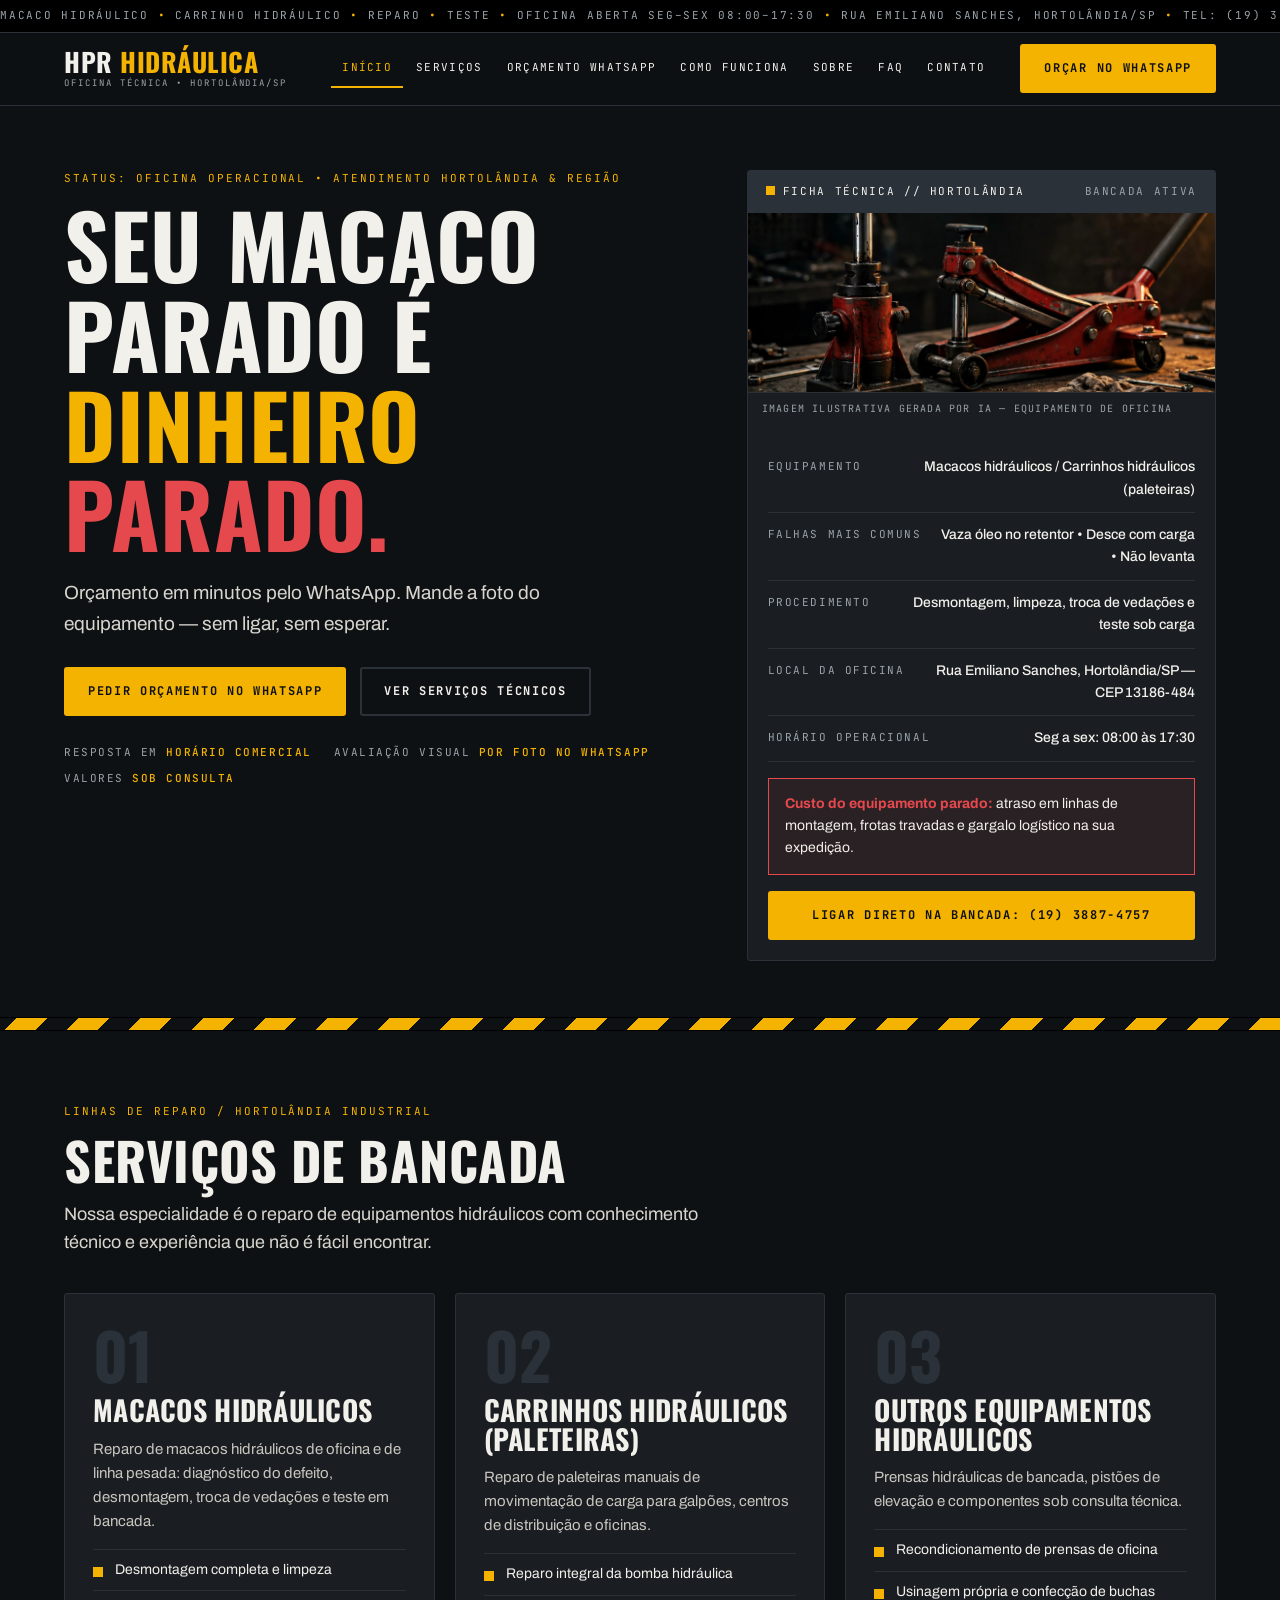
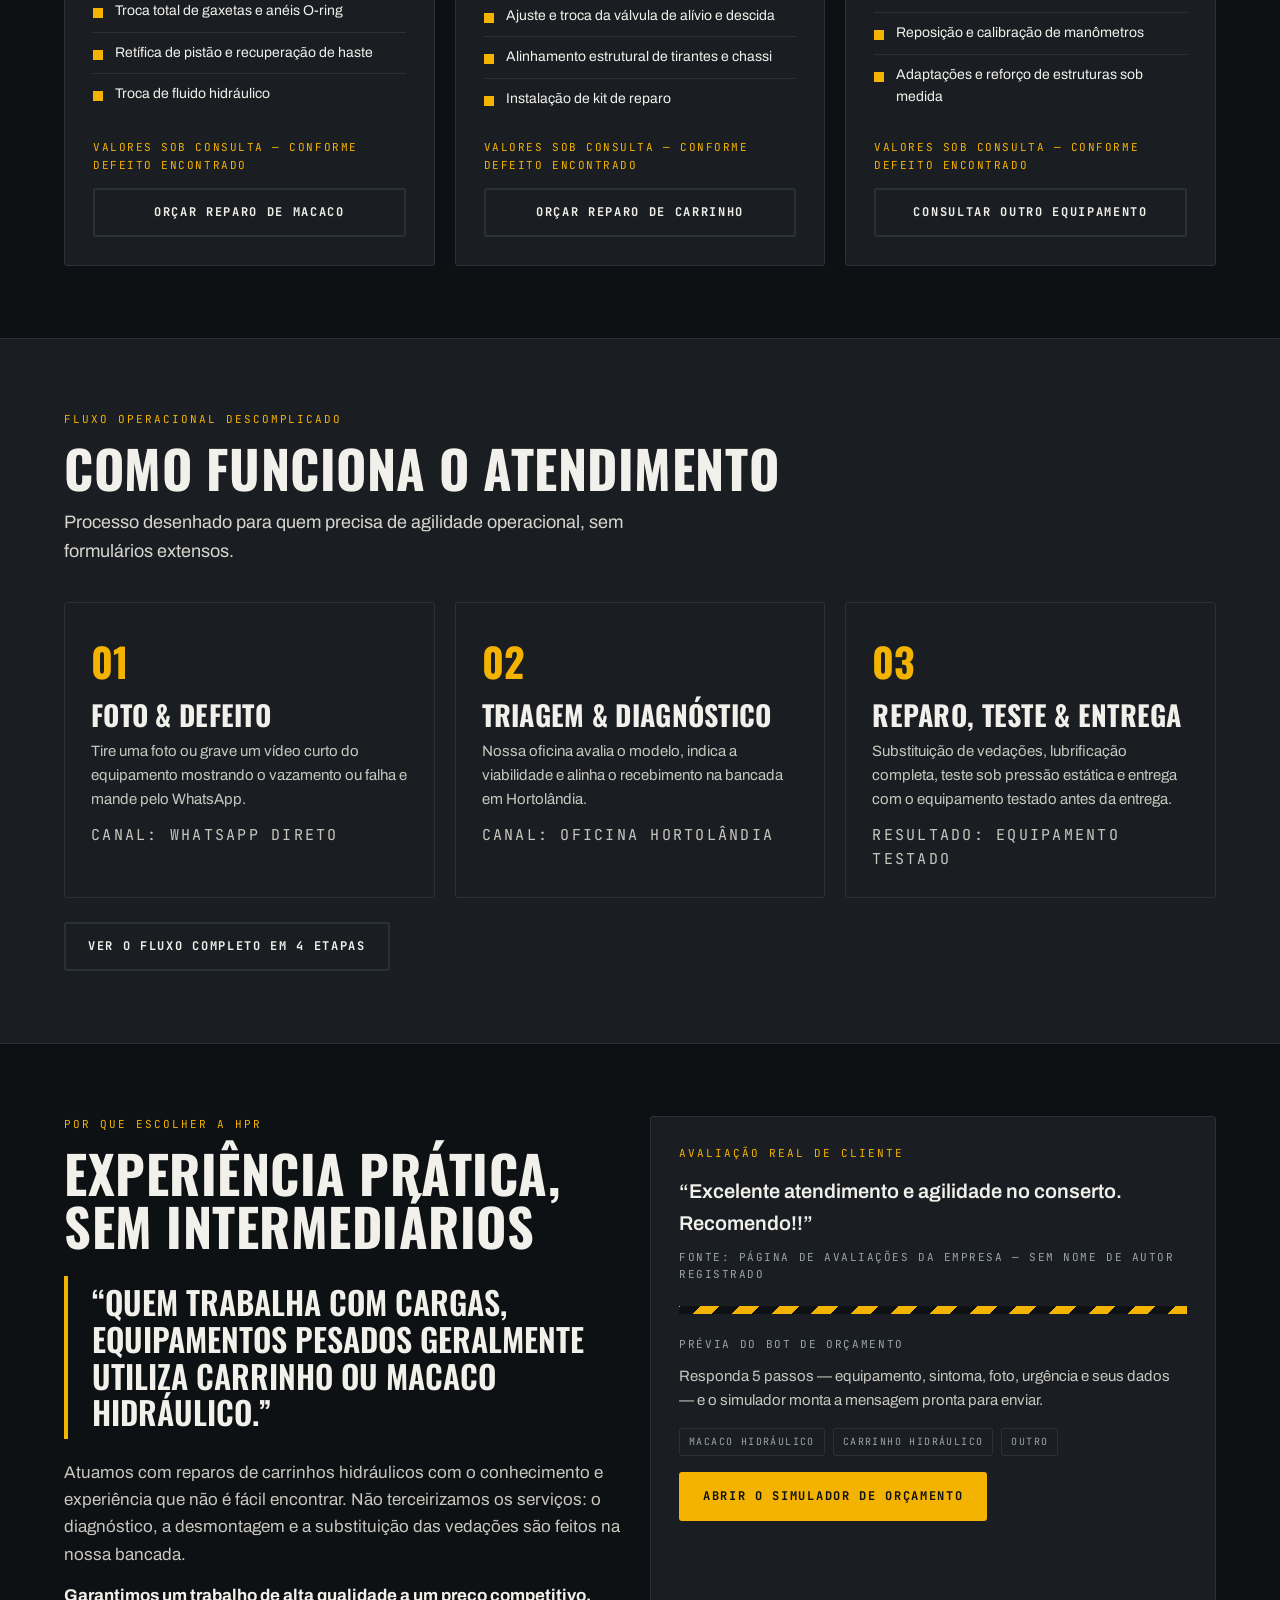
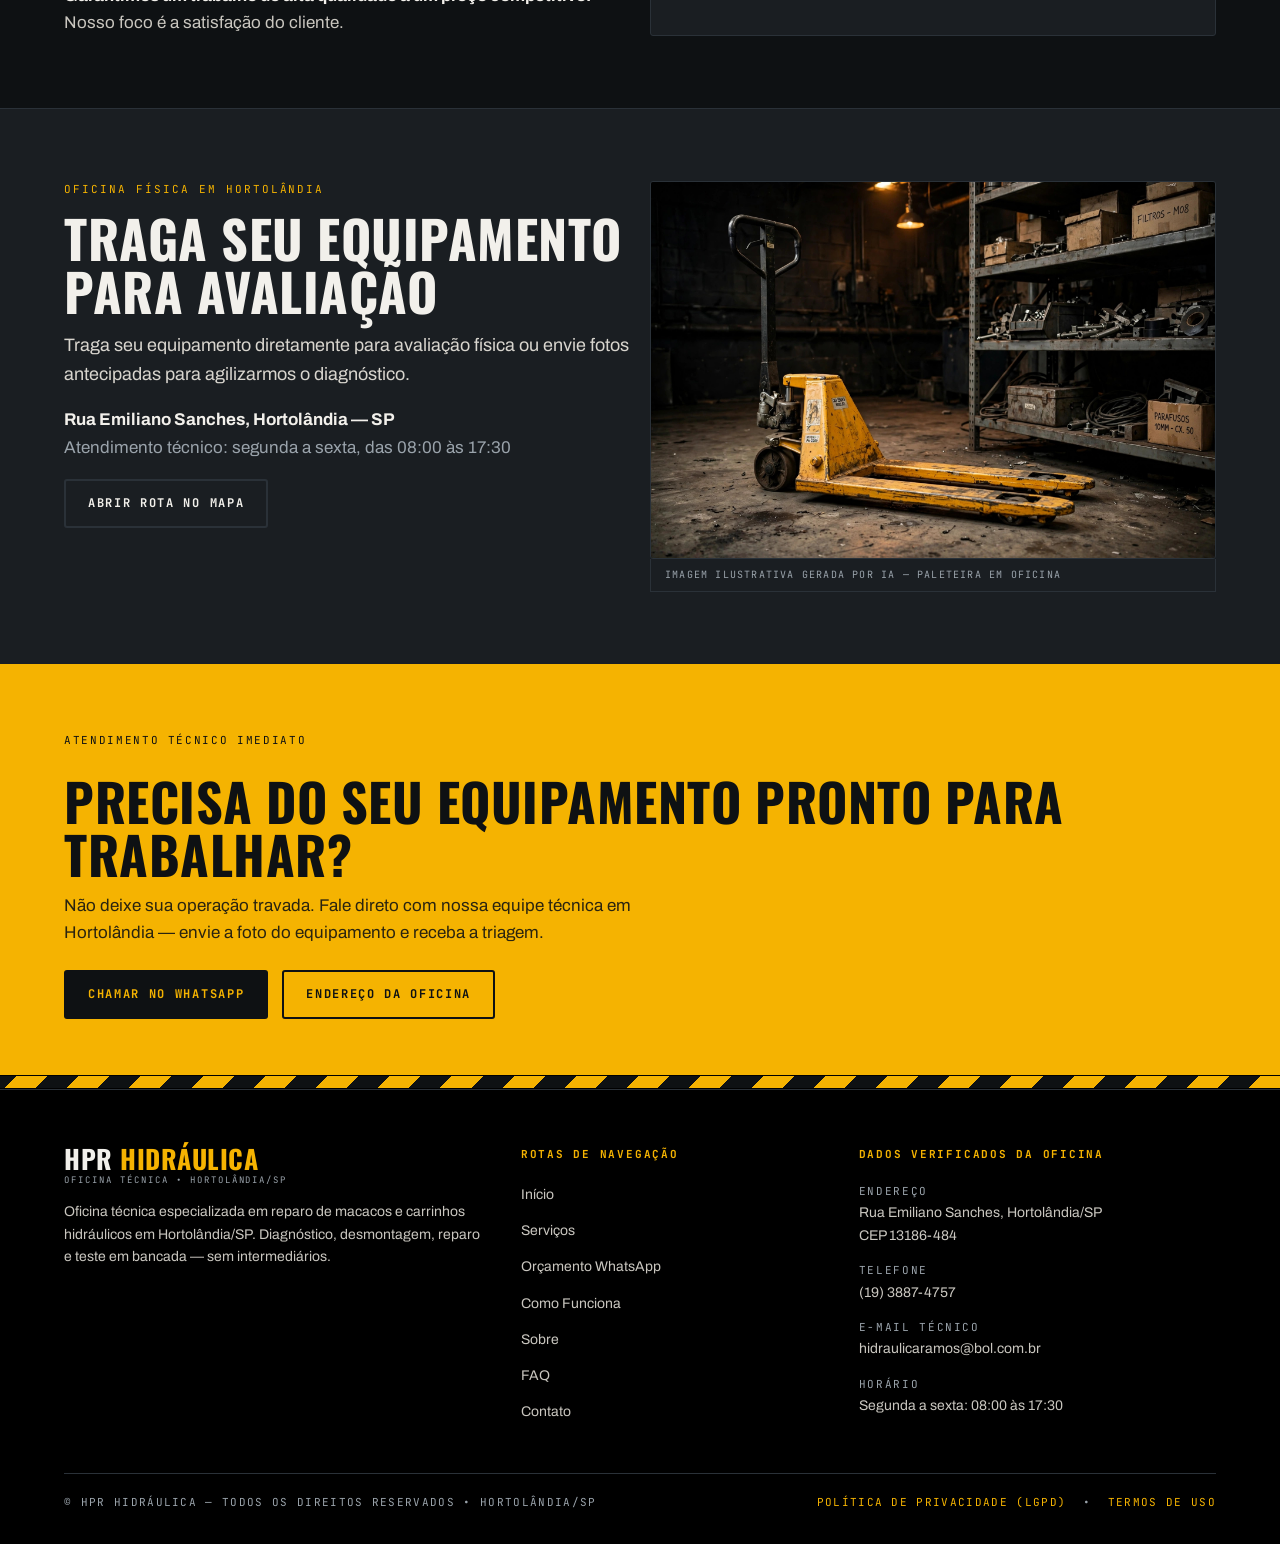
<file: index.html>
<!DOCTYPE html>
<html lang="pt-BR">
<head>
<meta charset="UTF-8">
<meta name="viewport" content="width=device-width, initial-scale=1.0">
<title>Início — HPR Hidráulica | Hortolândia/SP</title>
<meta name="description" content="Reparo de macacos e carrinhos hidráulicos em Hortolândia/SP. Orçamento em minutos pelo WhatsApp — mande a foto do equipamento.">
<link rel="stylesheet" href="assets/css/style.css">
</head>
<body>
<div class="topbar"><span class="marquee">MACACO HIDRÁULICO <b>•</b> CARRINHO HIDRÁULICO <b>•</b> REPARO <b>•</b> TESTE <b>•</b> OFICINA ABERTA SEG–SEX 08:00–17:30 <b>•</b> RUA EMILIANO SANCHES, HORTOLÂNDIA/SP <b>•</b> TEL: (19) 3887-4757 <b>•</b> MACACO HIDRÁULICO <b>•</b> CARRINHO HIDRÁULICO <b>•</b> REPARO <b>•</b> TESTE <b>•</b> OFICINA ABERTA SEG–SEX 08:00–17:30 <b>•</b> RUA EMILIANO SANCHES, HORTOLÂNDIA/SP <b>•</b> TEL: (19) 3887-4757 <b>•</b> </span></div>
<header class="site"><div class="wrap header-in">
<a class="logo" href="index.html" aria-label="HPR Hidráulica — Início"><span class="l1">HPR <span>HIDRÁULICA</span></span><span class="l2">Oficina técnica • Hortolândia/SP</span></a>
<button class="burger" aria-label="Abrir menu" aria-expanded="false"><span></span><span></span><span></span></button>
<nav class="main" aria-label="Navegação principal"><ul><li><a href="index.html" class="active" aria-current="page">Início</a></li><li><a href="servicos.html">Serviços</a></li><li><a href="orcamento.html">Orçamento WhatsApp</a></li><li><a href="como-funciona.html">Como Funciona</a></li><li><a href="sobre.html">Sobre</a></li><li><a href="faq.html">FAQ</a></li><li><a href="contato.html">Contato</a></li></ul></nav>
<a class="btn btn-amber header-cta" href="orcamento.html">Orçar no WhatsApp</a>
</div></header>
<main>
<section class="hero"><div class="wrap hero-grid">
<div class="reveal">
<p class="eyebrow">Status: oficina operacional • Atendimento Hortolândia &amp; região</p>
<h1>Seu macaco parado é <span class="hl">dinheiro</span> <span class="red">parado.</span></h1>
<p class="sub">Orçamento em minutos pelo WhatsApp. Mande a foto do equipamento — sem ligar, sem esperar.</p>
<div class="hero-ctas">
<a class="btn btn-amber" href="orcamento.html">Pedir orçamento no WhatsApp</a>
<a class="btn btn-ghost" href="servicos.html">Ver serviços técnicos</a>
</div>
<div class="hero-meta">
<span>Resposta em <b>horário comercial</b></span>
<span>Avaliação visual <b>por foto no WhatsApp</b></span>
<span>Valores <b>sob consulta</b></span>
</div>
</div>
<div class="ficha reveal">
<div class="ficha-head"><span class="mono" style="color:var(--ink)"><span class="dot"></span>Ficha técnica // Hortolândia</span><span class="mono">Bancada ativa</span></div>
<img src="assets/img/bancada-macaco.jpg" alt="Macaco hidráulico garrafa e macaco jacaré sobre bancada de oficina" loading="lazy">
<p class="img-note">Imagem ilustrativa gerada por IA — equipamento de oficina</p>
<div class="ficha-body">
<div class="ficha-row"><span class="k">Equipamento</span><span class="v">Macacos hidráulicos / Carrinhos hidráulicos (paleteiras)</span></div>
<div class="ficha-row"><span class="k">Falhas mais comuns</span><span class="v">Vaza óleo no retentor • Desce com carga • Não levanta</span></div>
<div class="ficha-row"><span class="k">Procedimento</span><span class="v">Desmontagem, limpeza, troca de vedações e teste sob carga</span></div>
<div class="ficha-row"><span class="k">Local da oficina</span><span class="v">Rua Emiliano Sanches, Hortolândia/SP — CEP 13186-484</span></div>
<div class="ficha-row"><span class="k">Horário operacional</span><span class="v">Seg a sex: 08:00 às 17:30</span></div>
<div class="warn"><b>Custo do equipamento parado:</b> atraso em linhas de montagem, frotas travadas e gargalo logístico na sua expedição.</div>
<div class="ficha-cta"><a class="btn btn-amber btn-block" href="tel:+551938874757">Ligar direto na bancada: (19) 3887-4757</a></div>
</div></div>
</div></section>
<div class="hazard"></div>
<section><div class="wrap">
<div class="sec-head reveal"><p class="eyebrow">Linhas de reparo / Hortolândia industrial</p><h2>Serviços de bancada</h2>
<p class="lead">Nossa especialidade é o reparo de equipamentos hidráulicos com conhecimento técnico e experiência que não é fácil encontrar.</p></div>
<div class="grid-3">
<article class="panel svc reveal"><span class="num">01</span><h3>Macacos hidráulicos</h3>
<p>Reparo de macacos hidráulicos de oficina e de linha pesada: diagnóstico do defeito, desmontagem, troca de vedações e teste em bancada.</p>
<ul><li>Desmontagem completa e limpeza</li><li>Troca total de gaxetas e anéis O-ring</li><li>Retífica de pistão e recuperação de haste</li><li>Troca de fluido hidráulico</li></ul>
<p class="price">Valores sob consulta — conforme defeito encontrado</p>
<a class="btn btn-ghost" href="orcamento.html?equip=Macaco hidráulico">Orçar reparo de macaco</a></article>
<article class="panel svc reveal"><span class="num">02</span><h3>Carrinhos hidráulicos (paleteiras)</h3>
<p>Reparo de paleteiras manuais de movimentação de carga para galpões, centros de distribuição e oficinas.</p>
<ul><li>Reparo integral da bomba hidráulica</li><li>Ajuste e troca da válvula de alívio e descida</li><li>Alinhamento estrutural de tirantes e chassi</li><li>Instalação de kit de reparo</li></ul>
<p class="price">Valores sob consulta — conforme defeito encontrado</p>
<a class="btn btn-ghost" href="orcamento.html?equip=Carrinho hidráulico">Orçar reparo de carrinho</a></article>
<article class="panel svc reveal"><span class="num">03</span><h3>Outros equipamentos hidráulicos</h3>
<p>Prensas hidráulicas de bancada, pistões de elevação e componentes sob consulta técnica.</p>
<ul><li>Recondicionamento de prensas de oficina</li><li>Usinagem própria e confecção de buchas</li><li>Reposição e calibração de manômetros</li><li>Adaptações e reforço de estruturas sob medida</li></ul>
<p class="price">Valores sob consulta — conforme defeito encontrado</p>
<a class="btn btn-ghost" href="orcamento.html?equip=Outro">Consultar outro equipamento</a></article>
</div></div></section>
<section style="background:var(--steel);border-top:1px solid var(--line);border-bottom:1px solid var(--line)"><div class="wrap">
<div class="sec-head reveal"><p class="eyebrow">Fluxo operacional descomplicado</p><h2>Como funciona o atendimento</h2>
<p class="lead">Processo desenhado para quem precisa de agilidade operacional, sem formulários extensos.</p></div>
<div class="steps">
<div class="step reveal"><span class="n">01</span><h3>Foto &amp; defeito</h3><p>Tire uma foto ou grave um vídeo curto do equipamento mostrando o vazamento ou falha e mande pelo WhatsApp.</p><p class="mono" style="margin-top:12px">Canal: WhatsApp direto</p></div>
<div class="step reveal"><span class="n">02</span><h3>Triagem &amp; diagnóstico</h3><p>Nossa oficina avalia o modelo, indica a viabilidade e alinha o recebimento na bancada em Hortolândia.</p><p class="mono" style="margin-top:12px">Canal: Oficina Hortolândia</p></div>
<div class="step reveal"><span class="n">03</span><h3>Reparo, teste &amp; entrega</h3><p>Substituição de vedações, lubrificação completa, teste sob pressão estática e entrega com o equipamento testado antes da entrega.</p><p class="mono" style="margin-top:12px">Resultado: equipamento testado</p></div>
</div>
<p style="margin-top:24px"><a class="btn btn-ghost" href="como-funciona.html">Ver o fluxo completo em 4 etapas</a></p>
</div></section>
<section><div class="wrap grid-2">
<div class="reveal"><p class="eyebrow">Por que escolher a HPR</p><h2>Experiência prática, sem intermediários</h2>
<div class="quote-block" style="margin-top:24px"><blockquote>“Quem trabalha com cargas, equipamentos pesados geralmente utiliza carrinho ou macaco hidráulico.”</blockquote></div>
<p style="margin-top:20px;color:#C9C6BF">Atuamos com reparos de carrinhos hidráulicos com o conhecimento e experiência que não é fácil encontrar. Não terceirizamos os serviços: o diagnóstico, a desmontagem e a substituição das vedações são feitos na nossa bancada.</p>
<p style="margin-top:14px;color:#C9C6BF"><strong style="color:var(--ink)">Garantimos um trabalho de alta qualidade a um preço competitivo.</strong> Nosso foco é a satisfação do cliente.</p></div>
<div class="panel reveal"><p class="eyebrow">Avaliação real de cliente</p>
<p class="review">“Excelente atendimento e agilidade no conserto. Recomendo!!”</p>
<p class="review-src">Fonte: página de avaliações da empresa — sem nome de autor registrado</p>
<div class="hazard-thin" style="margin:22px 0"></div>
<p class="mono" style="margin-bottom:10px">Prévia do bot de orçamento</p>
<p style="font-size:15px;color:#C9C6BF">Responda 5 passos — equipamento, sintoma, foto, urgência e seus dados — e o simulador monta a mensagem pronta para enviar.</p>
<div class="chips" style="margin:16px 0"><span class="tag">Macaco hidráulico</span><span class="tag">Carrinho hidráulico</span><span class="tag">Outro</span></div>
<a class="btn btn-amber" href="orcamento.html">Abrir o simulador de orçamento</a></div>
</div></section>
<section style="background:var(--steel);border-top:1px solid var(--line)"><div class="wrap grid-2">
<div class="reveal"><p class="eyebrow">Oficina física em Hortolândia</p><h2>Traga seu equipamento para avaliação</h2>
<p class="lead" style="margin-top:14px">Traga seu equipamento diretamente para avaliação física ou envie fotos antecipadas para agilizarmos o diagnóstico.</p>
<p style="margin-top:18px"><strong>Rua Emiliano Sanches, Hortolândia — SP</strong><br><span style="color:var(--grey)">Atendimento técnico: segunda a sexta, das 08:00 às 17:30</span></p>
<p style="margin-top:18px"><a class="btn btn-ghost" href="https://www.google.com/maps/search/?api=1&amp;query=Rua+Emiliano+Sanches+Hortol%C3%A2ndia+SP" target="_blank" rel="noopener">Abrir rota no mapa</a></p></div>
<div class="reveal"><img src="assets/img/paleteira.jpg" alt="Carrinho hidráulico paleteira em galpão de oficina" loading="lazy" style="border:1px solid var(--line);border-radius:3px">
<p class="img-note" style="border:1px solid var(--line);border-top:0">Imagem ilustrativa gerada por IA — paleteira em oficina</p></div>
</div></section>
<section class="cta-band"><div class="wrap reveal">
<p class="mono" style="color:#0E1113">Atendimento técnico imediato</p>
<h2>Precisa do seu equipamento pronto para trabalhar?</h2><p>Não deixe sua operação travada. Fale direto com nossa equipe técnica em Hortolândia — envie a foto do equipamento e receba a triagem.</p>
<div style="display:flex;gap:14px;flex-wrap:wrap"><a class="btn btn-dark" href="orcamento.html">Chamar no WhatsApp</a><a class="btn btn-ghost" href="contato.html">Endereço da oficina</a></div>
</div></section>
</main>
<div class="hazard"></div>
<footer class="site"><div class="wrap">
<div class="foot-grid">
<div><a class="logo" href="index.html"><span class="l1">HPR <span>HIDRÁULICA</span></span><span class="l2">Oficina técnica • Hortolândia/SP</span></a>
<p style="margin-top:16px">Oficina técnica especializada em reparo de macacos e carrinhos hidráulicos em Hortolândia/SP. Diagnóstico, desmontagem, reparo e teste em bancada — sem intermediários.</p></div>
<div><h4>Rotas de navegação</h4><ul><li><a href="index.html">Início</a></li><li><a href="servicos.html">Serviços</a></li><li><a href="orcamento.html">Orçamento WhatsApp</a></li><li><a href="como-funciona.html">Como Funciona</a></li><li><a href="sobre.html">Sobre</a></li><li><a href="faq.html">FAQ</a></li><li><a href="contato.html">Contato</a></li></ul></div>
<div><h4>Dados verificados da oficina</h4>
<p><span class="mono">Endereço</span><br>Rua Emiliano Sanches, Hortolândia/SP<br>CEP 13186-484</p>
<p style="margin-top:12px"><span class="mono">Telefone</span><br><a href="tel:+551938874757">(19) 3887-4757</a></p>
<p style="margin-top:12px"><span class="mono">E-mail técnico</span><br><a href="mailto:hidraulicaramos@bol.com.br">hidraulicaramos@bol.com.br</a></p>
<p style="margin-top:12px"><span class="mono">Horário</span><br>Segunda a sexta: 08:00 às 17:30</p></div>
</div>
<div class="foot-legal"><span>© HPR Hidráulica — Todos os direitos reservados • Hortolândia/SP</span>
<span><a href="privacidade.html">Política de Privacidade (LGPD)</a> &nbsp;•&nbsp; <a href="termos.html">Termos de Uso</a></span></div>
</div></footer>
<nav class="tabbar" aria-label="Navegação móvel"><a href="index.html" class="active"><span class="ic">01</span>Início</a><a href="servicos.html"><span class="ic">02</span>Serviços</a><a href="orcamento.html"><span class="ic">03</span>Orçar</a><a href="como-funciona.html"><span class="ic">04</span>Fluxo</a><a href="contato.html"><span class="ic">05</span>Contato</a></nav>
<script src="assets/js/main.js"></script>
</body>
</html>
</file>
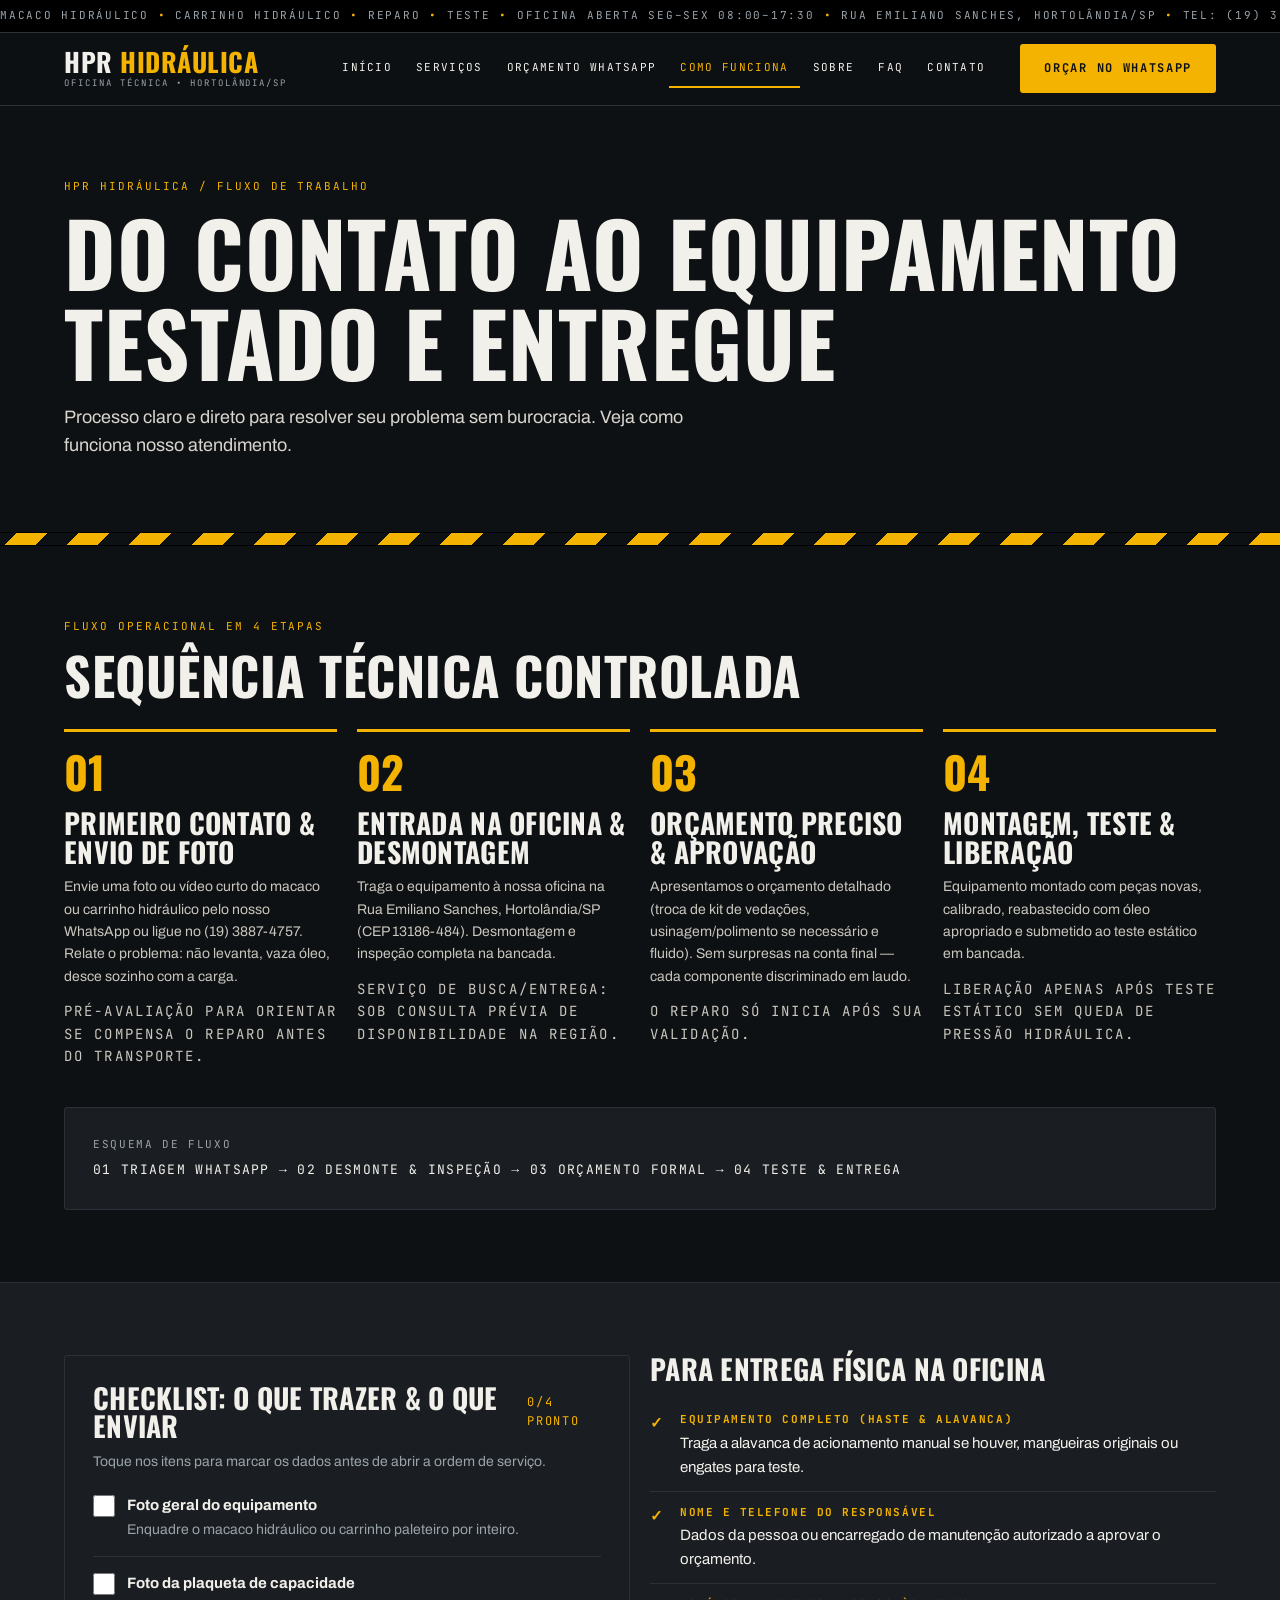
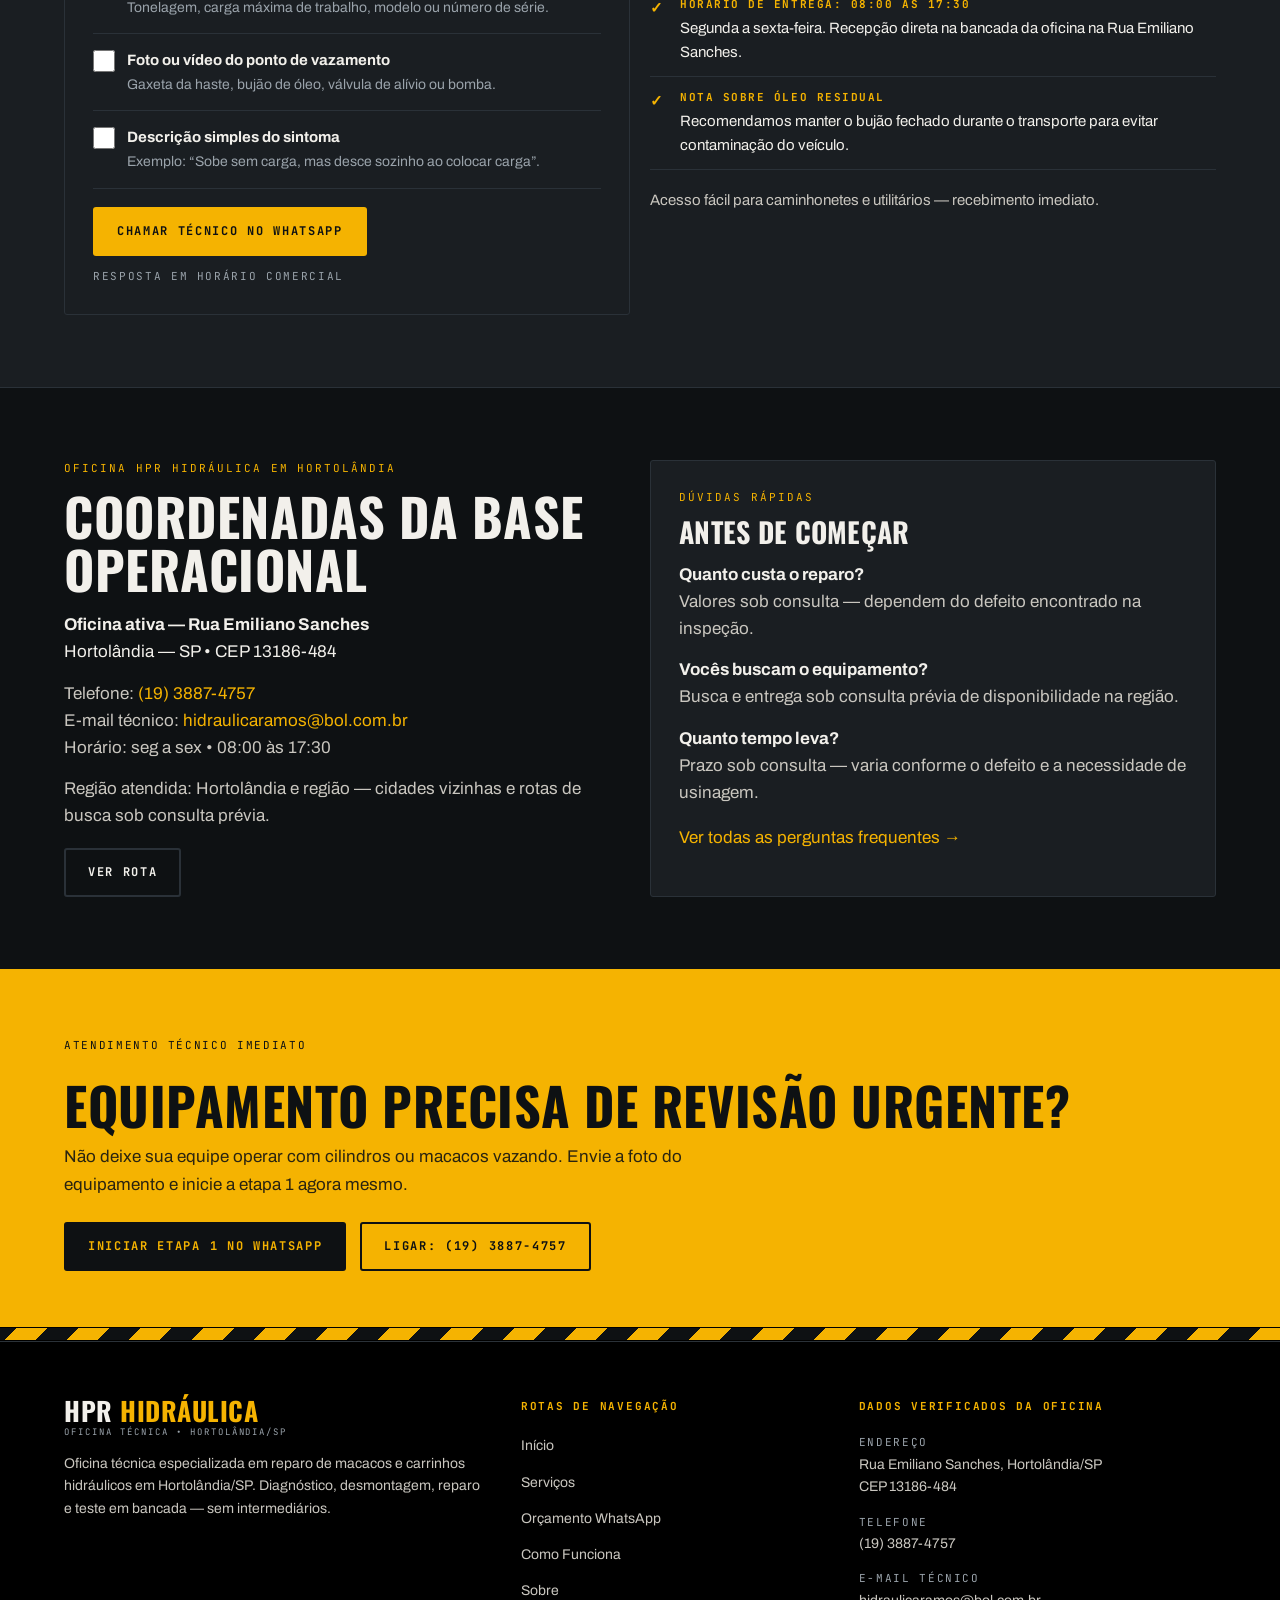
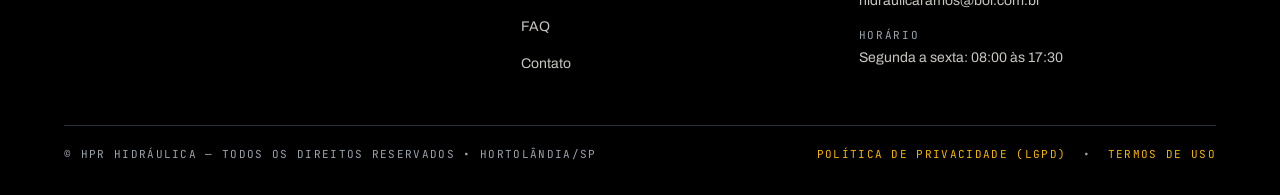
<file: como-funciona.html>
<!DOCTYPE html>
<html lang="pt-BR">
<head>
<meta charset="UTF-8">
<meta name="viewport" content="width=device-width, initial-scale=1.0">
<title>Como Funciona — HPR Hidráulica | Hortolândia/SP</title>
<meta name="description" content="Do contato ao equipamento testado e entregue: 4 etapas do atendimento da HPR Hidráulica em Hortolândia/SP.">
<link rel="stylesheet" href="assets/css/style.css">
</head>
<body>
<div class="topbar"><span class="marquee">MACACO HIDRÁULICO <b>•</b> CARRINHO HIDRÁULICO <b>•</b> REPARO <b>•</b> TESTE <b>•</b> OFICINA ABERTA SEG–SEX 08:00–17:30 <b>•</b> RUA EMILIANO SANCHES, HORTOLÂNDIA/SP <b>•</b> TEL: (19) 3887-4757 <b>•</b> MACACO HIDRÁULICO <b>•</b> CARRINHO HIDRÁULICO <b>•</b> REPARO <b>•</b> TESTE <b>•</b> OFICINA ABERTA SEG–SEX 08:00–17:30 <b>•</b> RUA EMILIANO SANCHES, HORTOLÂNDIA/SP <b>•</b> TEL: (19) 3887-4757 <b>•</b> </span></div>
<header class="site"><div class="wrap header-in">
<a class="logo" href="index.html" aria-label="HPR Hidráulica — Início"><span class="l1">HPR <span>HIDRÁULICA</span></span><span class="l2">Oficina técnica • Hortolândia/SP</span></a>
<button class="burger" aria-label="Abrir menu" aria-expanded="false"><span></span><span></span><span></span></button>
<nav class="main" aria-label="Navegação principal"><ul><li><a href="index.html">Início</a></li><li><a href="servicos.html">Serviços</a></li><li><a href="orcamento.html">Orçamento WhatsApp</a></li><li><a href="como-funciona.html" class="active" aria-current="page">Como Funciona</a></li><li><a href="sobre.html">Sobre</a></li><li><a href="faq.html">FAQ</a></li><li><a href="contato.html">Contato</a></li></ul></nav>
<a class="btn btn-amber header-cta" href="orcamento.html">Orçar no WhatsApp</a>
</div></header>
<main>
<section><div class="wrap">
<p class="eyebrow reveal">HPR Hidráulica / Fluxo de trabalho</p>
<h1 class="reveal">Do contato ao equipamento testado e entregue</h1>
<p class="lead reveal" style="margin-top:16px">Processo claro e direto para resolver seu problema sem burocracia. Veja como funciona nosso atendimento.</p>
</div></section>
<div class="hazard"></div>
<section><div class="wrap">
<p class="eyebrow reveal">Fluxo operacional em 4 etapas</p>
<h2 class="reveal" style="margin:6px 0 28px">Sequência técnica controlada</h2>
<div class="timeline">
<div class="tl reveal"><span class="n">01</span><h3>Primeiro contato &amp; envio de foto</h3><p>Envie uma foto ou vídeo curto do macaco ou carrinho hidráulico pelo nosso WhatsApp ou ligue no (19) 3887-4757. Relate o problema: não levanta, vaza óleo, desce sozinho com a carga.</p><p class="mono" style="margin-top:12px">Pré-avaliação para orientar se compensa o reparo antes do transporte.</p></div>
<div class="tl reveal"><span class="n">02</span><h3>Entrada na oficina &amp; desmontagem</h3><p>Traga o equipamento à nossa oficina na Rua Emiliano Sanches, Hortolândia/SP (CEP 13186-484). Desmontagem e inspeção completa na bancada.</p><p class="mono" style="margin-top:12px">Serviço de busca/entrega: sob consulta prévia de disponibilidade na região.</p></div>
<div class="tl reveal"><span class="n">03</span><h3>Orçamento preciso &amp; aprovação</h3><p>Apresentamos o orçamento detalhado (troca de kit de vedações, usinagem/polimento se necessário e fluido). Sem surpresas na conta final — cada componente discriminado em laudo.</p><p class="mono" style="margin-top:12px">O reparo só inicia após sua validação.</p></div>
<div class="tl reveal"><span class="n">04</span><h3>Montagem, teste &amp; liberação</h3><p>Equipamento montado com peças novas, calibrado, reabastecido com óleo apropriado e submetido ao teste estático em bancada.</p><p class="mono" style="margin-top:12px">Liberação apenas após teste estático sem queda de pressão hidráulica.</p></div>
</div>
<div class="panel reveal" style="margin-top:40px"><p class="mono" style="margin-bottom:6px">Esquema de fluxo</p>
<p style="font-family:var(--font-mono);font-size:13px;letter-spacing:.1em;text-transform:uppercase">01 Triagem WhatsApp → 02 Desmonte &amp; inspeção → 03 Orçamento formal → 04 Teste &amp; entrega</p></div>
</div></section>
<section style="background:var(--steel);border-top:1px solid var(--line);border-bottom:1px solid var(--line)"><div class="wrap grid-2">
<div class="panel reveal checklist-box"><div style="display:flex;justify-content:space-between;align-items:center;gap:12px"><h3>Checklist: o que trazer &amp; o que enviar</h3><span class="done-count">0/4 PRONTO</span></div>
<p style="font-size:14px;color:var(--grey);margin:10px 0 6px">Toque nos itens para marcar os dados antes de abrir a ordem de serviço.</p>
<label class="check-item"><input type="checkbox"> <span><strong>Foto geral do equipamento</strong><br><span style="color:var(--grey);font-size:14px">Enquadre o macaco hidráulico ou carrinho paleteiro por inteiro.</span></span></label>
<label class="check-item"><input type="checkbox"> <span><strong>Foto da plaqueta de capacidade</strong><br><span style="color:var(--grey);font-size:14px">Tonelagem, carga máxima de trabalho, modelo ou número de série.</span></span></label>
<label class="check-item"><input type="checkbox"> <span><strong>Foto ou vídeo do ponto de vazamento</strong><br><span style="color:var(--grey);font-size:14px">Gaxeta da haste, bujão de óleo, válvula de alívio ou bomba.</span></span></label>
<label class="check-item"><input type="checkbox"> <span><strong>Descrição simples do sintoma</strong><br><span style="color:var(--grey);font-size:14px">Exemplo: “Sobe sem carga, mas desce sozinho ao colocar carga”.</span></span></label>
<p style="margin-top:18px"><a class="btn btn-amber" href="orcamento.html">Chamar técnico no WhatsApp</a></p>
<p class="mono" style="margin-top:12px">Resposta em horário comercial</p></div>
<div class="reveal"><h3 style="margin-bottom:16px">Para entrega física na oficina</h3>
<ul class="check-list">
<li><b>Equipamento completo (haste &amp; alavanca)</b>Traga a alavanca de acionamento manual se houver, mangueiras originais ou engates para teste.</li>
<li><b>Nome e telefone do responsável</b>Dados da pessoa ou encarregado de manutenção autorizado a aprovar o orçamento.</li>
<li><b>Horário de entrega: 08:00 às 17:30</b>Segunda a sexta-feira. Recepção direta na bancada da oficina na Rua Emiliano Sanches.</li>
<li><b>Nota sobre óleo residual</b>Recomendamos manter o bujão fechado durante o transporte para evitar contaminação do veículo.</li></ul>
<p style="margin-top:18px;color:#C9C6BF;font-size:15px">Acesso fácil para caminhonetes e utilitários — recebimento imediato.</p></div>
</div></section>
<section><div class="wrap grid-2">
<div class="reveal"><p class="eyebrow">Oficina HPR Hidráulica em Hortolândia</p><h2>Coordenadas da base operacional</h2>
<p style="margin-top:16px"><strong>Oficina ativa — Rua Emiliano Sanches</strong><br>Hortolândia — SP • CEP 13186-484</p>
<p style="margin-top:14px;color:#C9C6BF">Telefone: <a href="tel:+551938874757">(19) 3887-4757</a><br>E-mail técnico: <a href="mailto:hidraulicaramos@bol.com.br">hidraulicaramos@bol.com.br</a><br>Horário: seg a sex • 08:00 às 17:30</p>
<p style="margin-top:14px;color:#C9C6BF">Região atendida: Hortolândia e região — cidades vizinhas e rotas de busca sob consulta prévia.</p>
<p style="margin-top:18px"><a class="btn btn-ghost" href="https://www.google.com/maps/search/?api=1&amp;query=Rua+Emiliano+Sanches+Hortol%C3%A2ndia+SP" target="_blank" rel="noopener">Ver rota</a></p></div>
<div class="panel reveal"><p class="eyebrow">Dúvidas rápidas</p>
<h3 style="margin-bottom:14px">Antes de começar</h3>
<p style="margin-bottom:14px"><strong>Quanto custa o reparo?</strong><br><span style="color:#C9C6BF">Valores sob consulta — dependem do defeito encontrado na inspeção.</span></p>
<p style="margin-bottom:14px"><strong>Vocês buscam o equipamento?</strong><br><span style="color:#C9C6BF">Busca e entrega sob consulta prévia de disponibilidade na região.</span></p>
<p><strong>Quanto tempo leva?</strong><br><span style="color:#C9C6BF">Prazo sob consulta — varia conforme o defeito e a necessidade de usinagem.</span></p>
<p style="margin-top:18px"><a href="faq.html">Ver todas as perguntas frequentes →</a></p></div>
</div></section>
<section class="cta-band"><div class="wrap reveal">
<p class="mono" style="color:#0E1113">Atendimento técnico imediato</p>
<h2>Equipamento precisa de revisão urgente?</h2><p>Não deixe sua equipe operar com cilindros ou macacos vazando. Envie a foto do equipamento e inicie a etapa 1 agora mesmo.</p>
<div style="display:flex;gap:14px;flex-wrap:wrap"><a class="btn btn-dark" href="orcamento.html">Iniciar etapa 1 no WhatsApp</a><a class="btn btn-ghost" href="tel:+551938874757">Ligar: (19) 3887-4757</a></div>
</div></section>
</main>
<div class="hazard"></div>
<footer class="site"><div class="wrap">
<div class="foot-grid">
<div><a class="logo" href="index.html"><span class="l1">HPR <span>HIDRÁULICA</span></span><span class="l2">Oficina técnica • Hortolândia/SP</span></a>
<p style="margin-top:16px">Oficina técnica especializada em reparo de macacos e carrinhos hidráulicos em Hortolândia/SP. Diagnóstico, desmontagem, reparo e teste em bancada — sem intermediários.</p></div>
<div><h4>Rotas de navegação</h4><ul><li><a href="index.html">Início</a></li><li><a href="servicos.html">Serviços</a></li><li><a href="orcamento.html">Orçamento WhatsApp</a></li><li><a href="como-funciona.html">Como Funciona</a></li><li><a href="sobre.html">Sobre</a></li><li><a href="faq.html">FAQ</a></li><li><a href="contato.html">Contato</a></li></ul></div>
<div><h4>Dados verificados da oficina</h4>
<p><span class="mono">Endereço</span><br>Rua Emiliano Sanches, Hortolândia/SP<br>CEP 13186-484</p>
<p style="margin-top:12px"><span class="mono">Telefone</span><br><a href="tel:+551938874757">(19) 3887-4757</a></p>
<p style="margin-top:12px"><span class="mono">E-mail técnico</span><br><a href="mailto:hidraulicaramos@bol.com.br">hidraulicaramos@bol.com.br</a></p>
<p style="margin-top:12px"><span class="mono">Horário</span><br>Segunda a sexta: 08:00 às 17:30</p></div>
</div>
<div class="foot-legal"><span>© HPR Hidráulica — Todos os direitos reservados • Hortolândia/SP</span>
<span><a href="privacidade.html">Política de Privacidade (LGPD)</a> &nbsp;•&nbsp; <a href="termos.html">Termos de Uso</a></span></div>
</div></footer>
<nav class="tabbar" aria-label="Navegação móvel"><a href="index.html"><span class="ic">01</span>Início</a><a href="servicos.html"><span class="ic">02</span>Serviços</a><a href="orcamento.html"><span class="ic">03</span>Orçar</a><a href="como-funciona.html" class="active"><span class="ic">04</span>Fluxo</a><a href="contato.html"><span class="ic">05</span>Contato</a></nav>
<script src="assets/js/main.js"></script>
</body>
</html>
</file>
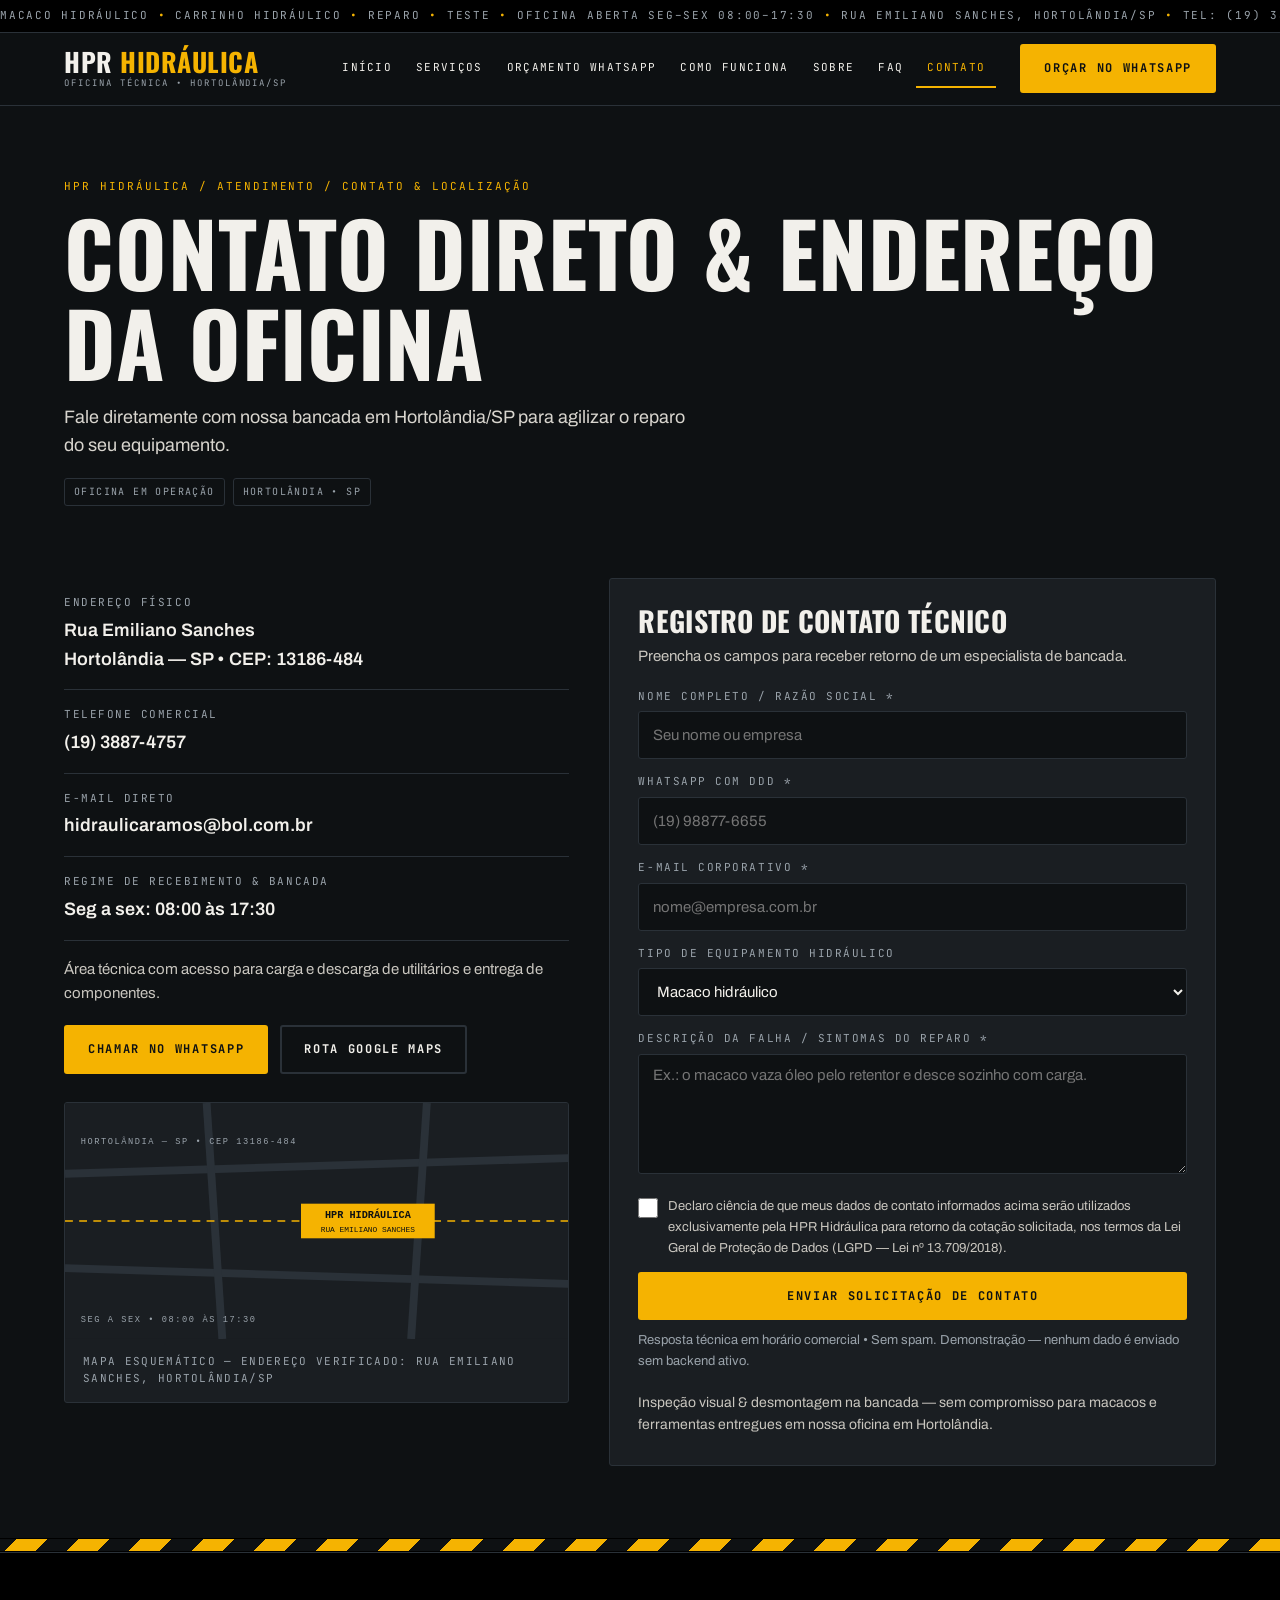
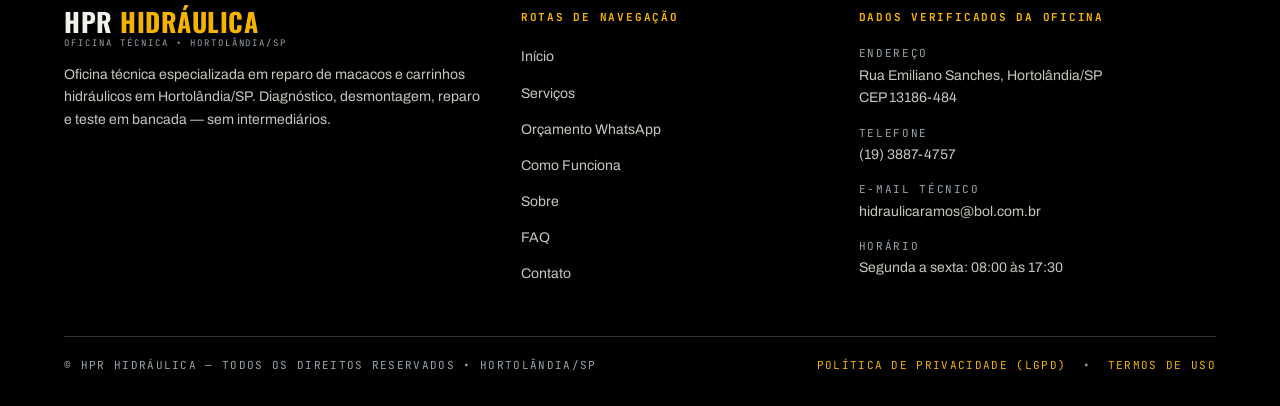
<file: contato.html>
<!DOCTYPE html>
<html lang="pt-BR">
<head>
<meta charset="UTF-8">
<meta name="viewport" content="width=device-width, initial-scale=1.0">
<title>Contato — HPR Hidráulica | Hortolândia/SP</title>
<meta name="description" content="Contato direto com a HPR Hidráulica: Rua Emiliano Sanches, Hortolândia/SP, (19) 3887-4757, hidraulicaramos@bol.com.br.">
<link rel="stylesheet" href="assets/css/style.css">
</head>
<body>
<div class="topbar"><span class="marquee">MACACO HIDRÁULICO <b>•</b> CARRINHO HIDRÁULICO <b>•</b> REPARO <b>•</b> TESTE <b>•</b> OFICINA ABERTA SEG–SEX 08:00–17:30 <b>•</b> RUA EMILIANO SANCHES, HORTOLÂNDIA/SP <b>•</b> TEL: (19) 3887-4757 <b>•</b> MACACO HIDRÁULICO <b>•</b> CARRINHO HIDRÁULICO <b>•</b> REPARO <b>•</b> TESTE <b>•</b> OFICINA ABERTA SEG–SEX 08:00–17:30 <b>•</b> RUA EMILIANO SANCHES, HORTOLÂNDIA/SP <b>•</b> TEL: (19) 3887-4757 <b>•</b> </span></div>
<header class="site"><div class="wrap header-in">
<a class="logo" href="index.html" aria-label="HPR Hidráulica — Início"><span class="l1">HPR <span>HIDRÁULICA</span></span><span class="l2">Oficina técnica • Hortolândia/SP</span></a>
<button class="burger" aria-label="Abrir menu" aria-expanded="false"><span></span><span></span><span></span></button>
<nav class="main" aria-label="Navegação principal"><ul><li><a href="index.html">Início</a></li><li><a href="servicos.html">Serviços</a></li><li><a href="orcamento.html">Orçamento WhatsApp</a></li><li><a href="como-funciona.html">Como Funciona</a></li><li><a href="sobre.html">Sobre</a></li><li><a href="faq.html">FAQ</a></li><li><a href="contato.html" class="active" aria-current="page">Contato</a></li></ul></nav>
<a class="btn btn-amber header-cta" href="orcamento.html">Orçar no WhatsApp</a>
</div></header>
<main>
<section><div class="wrap">
<p class="eyebrow reveal">HPR Hidráulica / Atendimento / Contato &amp; localização</p>
<h1 class="reveal">Contato direto &amp; endereço da oficina</h1>
<p class="lead reveal" style="margin-top:16px">Fale diretamente com nossa bancada em Hortolândia/SP para agilizar o reparo do seu equipamento.</p>
<div class="chips reveal" style="margin-top:18px"><span class="tag">Oficina em operação</span><span class="tag">Hortolândia • SP</span></div>
</div></section>
<section style="padding-top:0"><div class="wrap contact-grid">
<div class="reveal">
<div class="data-row"><p class="k">Endereço físico</p><p class="v">Rua Emiliano Sanches<br>Hortolândia — SP • CEP: 13186-484</p></div>
<div class="data-row"><p class="k">Telefone comercial</p><p class="v"><a href="tel:+551938874757" style="color:var(--ink)">(19) 3887-4757</a></p></div>
<div class="data-row"><p class="k">E-mail direto</p><p class="v"><a href="mailto:hidraulicaramos@bol.com.br" style="color:var(--ink)">hidraulicaramos@bol.com.br</a></p></div>
<div class="data-row"><p class="k">Regime de recebimento &amp; bancada</p><p class="v">Seg a sex: 08:00 às 17:30</p></div>
<p style="margin-top:16px;color:#C9C6BF;font-size:15px">Área técnica com acesso para carga e descarga de utilitários e entrega de componentes.</p>
<div style="display:flex;gap:12px;flex-wrap:wrap;margin-top:20px">
<a class="btn btn-amber" href="orcamento.html">Chamar no WhatsApp</a>
<a class="btn btn-ghost" href="https://www.google.com/maps/search/?api=1&amp;query=Rua+Emiliano+Sanches+Hortol%C3%A2ndia+SP" target="_blank" rel="noopener">Rota Google Maps</a></div>
<div class="map-panel" style="margin-top:28px"><svg viewBox="0 0 640 300" role="img" aria-label="Mapa esquemático da oficina — Rua Emiliano Sanches, Hortolândia/SP" xmlns="http://www.w3.org/2000/svg">
<rect width="640" height="300" fill="#1A1E22"/>
<g stroke="#2A3138" stroke-width="10"><line x1="0" y1="90" x2="640" y2="70"/><line x1="0" y1="210" x2="640" y2="230"/><line x1="180" y1="0" x2="200" y2="300"/><line x1="460" y1="0" x2="440" y2="300"/></g>
<g stroke="#F5B301" stroke-width="2" stroke-dasharray="10 8"><line x1="0" y1="150" x2="640" y2="150"/></g>
<rect x="300" y="128" width="170" height="44" fill="#F5B301"/>
<text x="385" y="146" font-family="monospace" font-size="13" font-weight="bold" fill="#0E1113" text-anchor="middle">HPR HIDRÁULICA</text>
<text x="385" y="164" font-family="monospace" font-size="10" fill="#0E1113" text-anchor="middle">RUA EMILIANO SANCHES</text>
<text x="20" y="52" font-family="monospace" font-size="11" fill="#9AA3AB" letter-spacing="2">HORTOLÂNDIA — SP • CEP 13186-484</text>
<text x="20" y="278" font-family="monospace" font-size="11" fill="#9AA3AB" letter-spacing="2">SEG A SEX • 08:00 ÀS 17:30</text>
</svg>
<p class="cap">Mapa esquemático — endereço verificado: Rua Emiliano Sanches, Hortolândia/SP</p></div>
</div>
<div class="panel reveal">
<h2 style="font-size:28px;margin-bottom:8px">Registro de contato técnico</h2>
<p style="color:#C9C6BF;font-size:15px;margin-bottom:20px">Preencha os campos para receber retorno de um especialista de bancada.</p>
<form id="contact-form" novalidate>
<div class="field"><label for="c-nome">Nome completo / razão social *</label><input type="text" id="c-nome" autocomplete="name" placeholder="Seu nome ou empresa"><span class="err" role="alert"></span></div>
<div class="field"><label for="c-whatsapp">WhatsApp com DDD *</label><input type="tel" id="c-whatsapp" autocomplete="tel" placeholder="(19) 98877-6655"><span class="err" role="alert"></span></div>
<div class="field"><label for="c-email">E-mail corporativo *</label><input type="email" id="c-email" autocomplete="email" placeholder="nome@empresa.com.br"><span class="err" role="alert"></span></div>
<div class="field"><label for="c-equip">Tipo de equipamento hidráulico</label><select id="c-equip">
<option>Macaco hidráulico</option><option>Carrinho hidráulico (paleteira)</option><option>Prensa hidráulica</option><option>Cilindro hidráulico</option><option>Outro equipamento hidráulico</option>
</select><span class="err" role="alert"></span></div>
<div class="field"><label for="c-msg">Descrição da falha / sintomas do reparo *</label><textarea id="c-msg" placeholder="Ex.: o macaco vaza óleo pelo retentor e desce sozinho com carga."></textarea><span class="err" role="alert"></span></div>
<label class="consent"><input type="checkbox" id="c-lgpd"> <span>Declaro ciência de que meus dados de contato informados acima serão utilizados exclusivamente pela HPR Hidráulica para retorno da cotação solicitada, nos termos da Lei Geral de Proteção de Dados (LGPD — Lei nº 13.709/2018).</span></label>
<p class="bot-err" id="c-lgpd-err" role="alert">Marque o consentimento LGPD para enviar o formulário.</p>
<button type="submit" class="btn btn-amber btn-block">Enviar solicitação de contato</button>
<p class="wa-note">Resposta técnica em horário comercial • Sem spam. Demonstração — nenhum dado é enviado sem backend ativo.</p>
</form>
<div class="form-ok" id="contact-ok"><h3>Solicitação registrada — demonstração</h3>
<p style="color:#C9C6BF">Obrigado pelo contato. Esta é uma demonstração do site — nenhum dado foi enviado. Para falar com a oficina agora, ligue <a href="tel:+551938874757">(19) 3887-4757</a> ou escreva para <a href="mailto:hidraulicaramos@bol.com.br">hidraulicaramos@bol.com.br</a>.</p></div>
<p style="margin-top:20px;font-size:14px;color:#C9C6BF">Inspeção visual &amp; desmontagem na bancada — sem compromisso para macacos e ferramentas entregues em nossa oficina em Hortolândia.</p>
</div>
</div></section>

</main>
<div class="hazard"></div>
<footer class="site"><div class="wrap">
<div class="foot-grid">
<div><a class="logo" href="index.html"><span class="l1">HPR <span>HIDRÁULICA</span></span><span class="l2">Oficina técnica • Hortolândia/SP</span></a>
<p style="margin-top:16px">Oficina técnica especializada em reparo de macacos e carrinhos hidráulicos em Hortolândia/SP. Diagnóstico, desmontagem, reparo e teste em bancada — sem intermediários.</p></div>
<div><h4>Rotas de navegação</h4><ul><li><a href="index.html">Início</a></li><li><a href="servicos.html">Serviços</a></li><li><a href="orcamento.html">Orçamento WhatsApp</a></li><li><a href="como-funciona.html">Como Funciona</a></li><li><a href="sobre.html">Sobre</a></li><li><a href="faq.html">FAQ</a></li><li><a href="contato.html">Contato</a></li></ul></div>
<div><h4>Dados verificados da oficina</h4>
<p><span class="mono">Endereço</span><br>Rua Emiliano Sanches, Hortolândia/SP<br>CEP 13186-484</p>
<p style="margin-top:12px"><span class="mono">Telefone</span><br><a href="tel:+551938874757">(19) 3887-4757</a></p>
<p style="margin-top:12px"><span class="mono">E-mail técnico</span><br><a href="mailto:hidraulicaramos@bol.com.br">hidraulicaramos@bol.com.br</a></p>
<p style="margin-top:12px"><span class="mono">Horário</span><br>Segunda a sexta: 08:00 às 17:30</p></div>
</div>
<div class="foot-legal"><span>© HPR Hidráulica — Todos os direitos reservados • Hortolândia/SP</span>
<span><a href="privacidade.html">Política de Privacidade (LGPD)</a> &nbsp;•&nbsp; <a href="termos.html">Termos de Uso</a></span></div>
</div></footer>
<nav class="tabbar" aria-label="Navegação móvel"><a href="index.html"><span class="ic">01</span>Início</a><a href="servicos.html"><span class="ic">02</span>Serviços</a><a href="orcamento.html"><span class="ic">03</span>Orçar</a><a href="como-funciona.html"><span class="ic">04</span>Fluxo</a><a href="contato.html" class="active"><span class="ic">05</span>Contato</a></nav>
<script src="assets/js/main.js"></script>
</body>
</html>
</file>
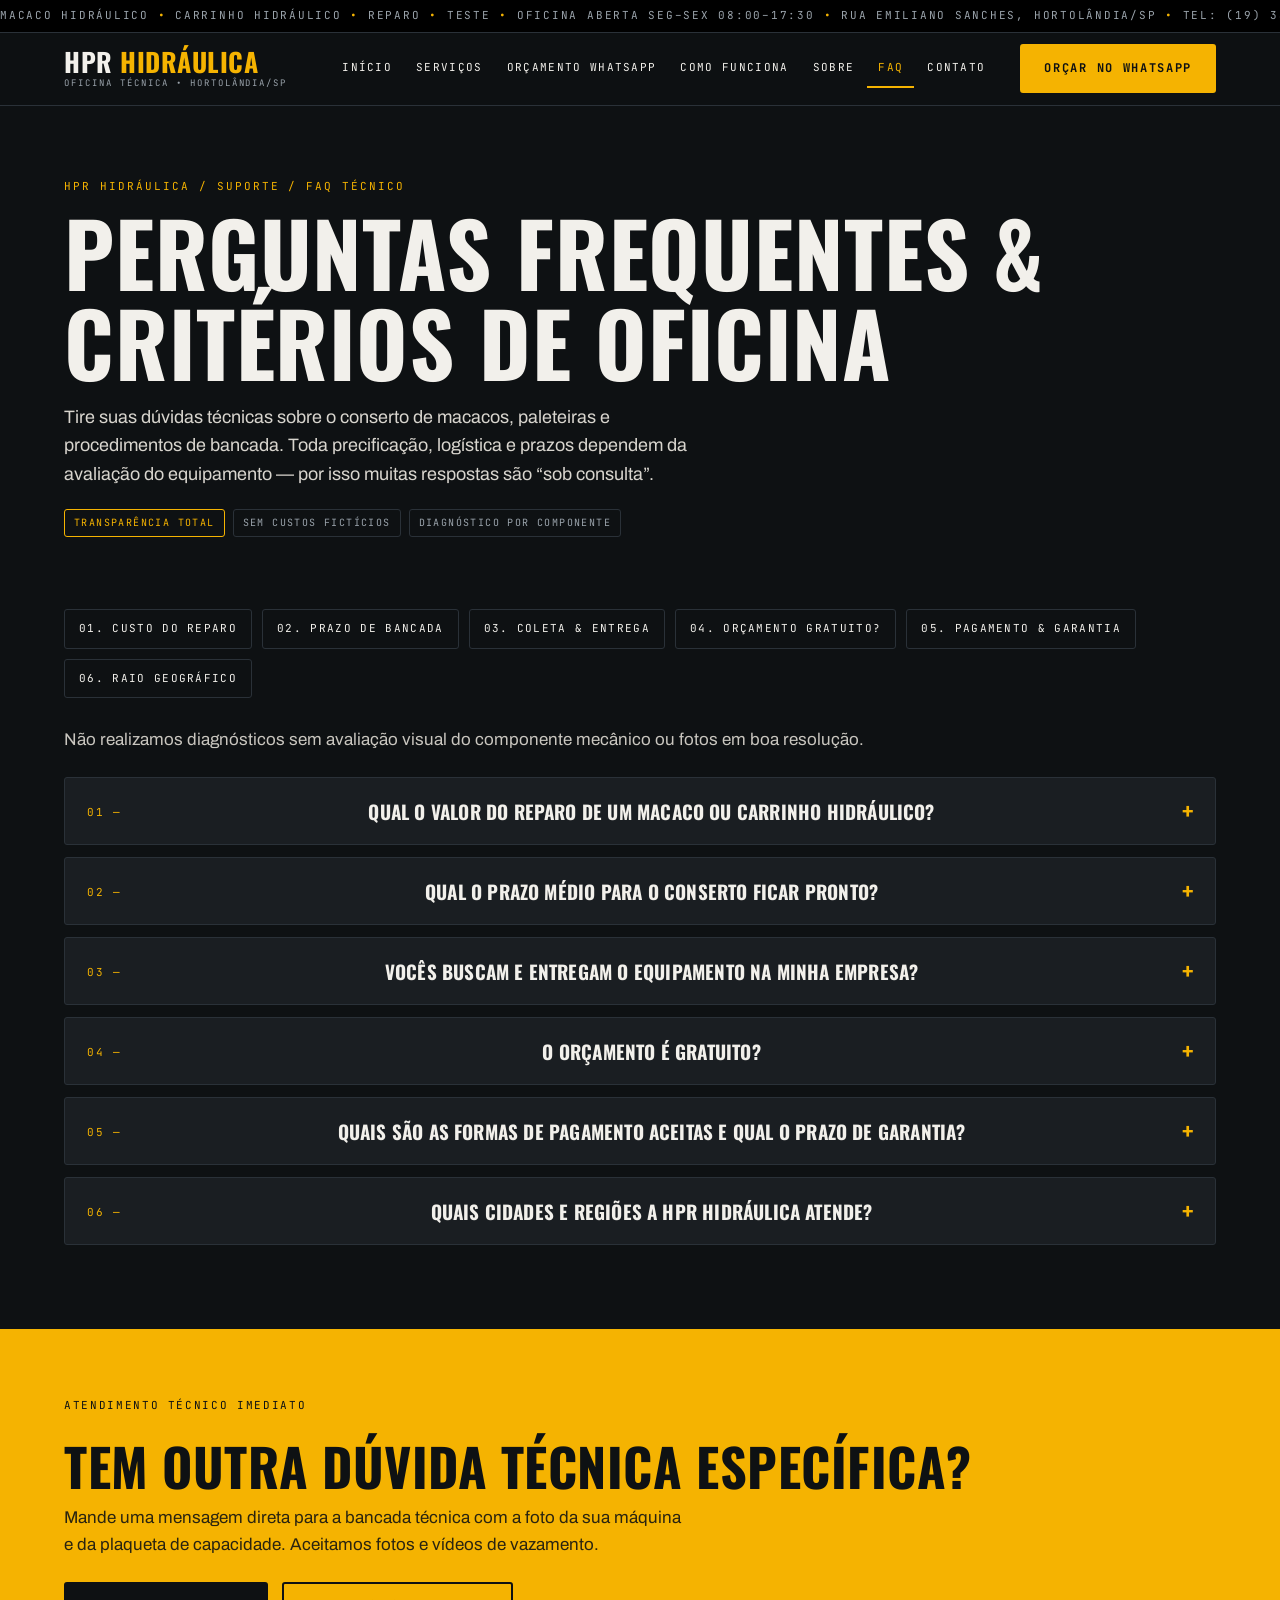
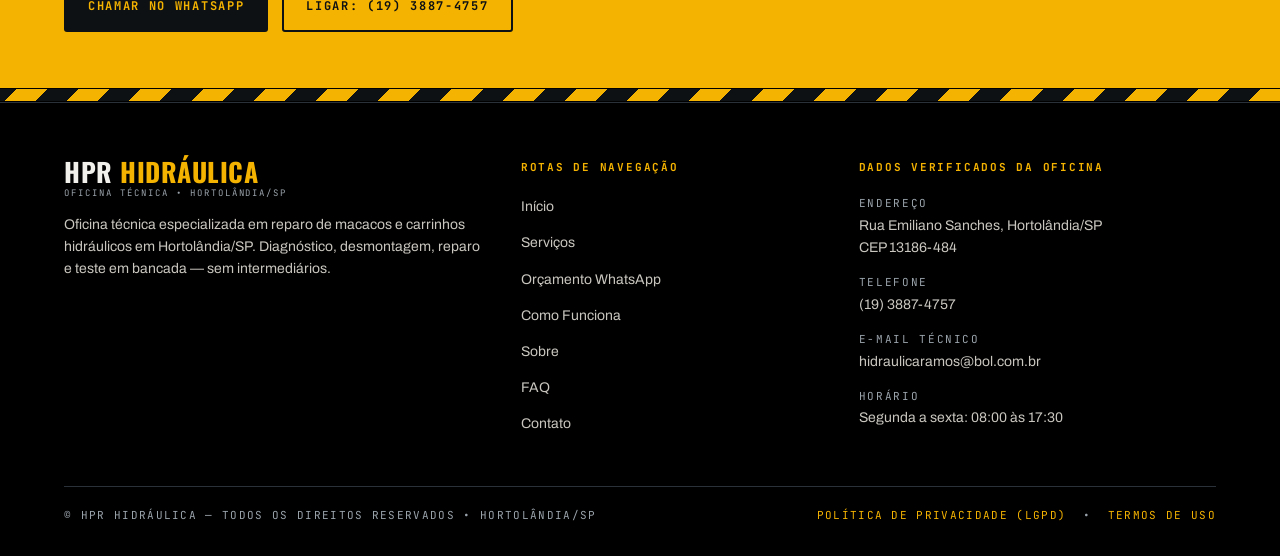
<file: faq.html>
<!DOCTYPE html>
<html lang="pt-BR">
<head>
<meta charset="UTF-8">
<meta name="viewport" content="width=device-width, initial-scale=1.0">
<title>Perguntas Frequentes — HPR Hidráulica | Hortolândia/SP</title>
<meta name="description" content="Custo, prazo, coleta, pagamento e cidades atendidas pela HPR Hidráulica — respostas honestas, sob consulta quando não verificado.">
<link rel="stylesheet" href="assets/css/style.css">
</head>
<body>
<div class="topbar"><span class="marquee">MACACO HIDRÁULICO <b>•</b> CARRINHO HIDRÁULICO <b>•</b> REPARO <b>•</b> TESTE <b>•</b> OFICINA ABERTA SEG–SEX 08:00–17:30 <b>•</b> RUA EMILIANO SANCHES, HORTOLÂNDIA/SP <b>•</b> TEL: (19) 3887-4757 <b>•</b> MACACO HIDRÁULICO <b>•</b> CARRINHO HIDRÁULICO <b>•</b> REPARO <b>•</b> TESTE <b>•</b> OFICINA ABERTA SEG–SEX 08:00–17:30 <b>•</b> RUA EMILIANO SANCHES, HORTOLÂNDIA/SP <b>•</b> TEL: (19) 3887-4757 <b>•</b> </span></div>
<header class="site"><div class="wrap header-in">
<a class="logo" href="index.html" aria-label="HPR Hidráulica — Início"><span class="l1">HPR <span>HIDRÁULICA</span></span><span class="l2">Oficina técnica • Hortolândia/SP</span></a>
<button class="burger" aria-label="Abrir menu" aria-expanded="false"><span></span><span></span><span></span></button>
<nav class="main" aria-label="Navegação principal"><ul><li><a href="index.html">Início</a></li><li><a href="servicos.html">Serviços</a></li><li><a href="orcamento.html">Orçamento WhatsApp</a></li><li><a href="como-funciona.html">Como Funciona</a></li><li><a href="sobre.html">Sobre</a></li><li><a href="faq.html" class="active" aria-current="page">FAQ</a></li><li><a href="contato.html">Contato</a></li></ul></nav>
<a class="btn btn-amber header-cta" href="orcamento.html">Orçar no WhatsApp</a>
</div></header>
<main>
<section><div class="wrap">
<p class="eyebrow reveal">HPR Hidráulica / Suporte / FAQ técnico</p>
<h1 class="reveal">Perguntas frequentes &amp; critérios de oficina</h1>
<p class="lead reveal" style="margin-top:16px">Tire suas dúvidas técnicas sobre o conserto de macacos, paleteiras e procedimentos de bancada. Toda precificação, logística e prazos dependem da avaliação do equipamento — por isso muitas respostas são “sob consulta”.</p>
<div class="chips reveal" style="margin-top:20px"><span class="tag amber">Transparência total</span><span class="tag">Sem custos fictícios</span><span class="tag">Diagnóstico por componente</span></div>
</div></section>
<section style="padding-top:0"><div class="wrap">
<div class="faq-index reveal">
<a href="#faq-1">01. Custo do reparo</a><a href="#faq-2">02. Prazo de bancada</a><a href="#faq-3">03. Coleta &amp; entrega</a><a href="#faq-4">04. Orçamento gratuito?</a><a href="#faq-5">05. Pagamento &amp; garantia</a><a href="#faq-6">06. Raio geográfico</a>
</div>
<p class="reveal" style="color:#C9C6BF;margin-bottom:24px">Não realizamos diagnósticos sem avaliação visual do componente mecânico ou fotos em boa resolução.</p>

<div class="faq-item reveal" id="faq-1"><button class="faq-q" aria-expanded="false"><span><span class="idx">01 — </span></span><h3>Qual o valor do reparo de um macaco ou carrinho hidráulico?</h3><span class="pm">+</span></button>
<div class="faq-a" hidden><p><span class="sob">Resposta operacional: sob consulta técnica</span></p>
<p>Não praticamos valores fixos antes de desmontar o equipamento. O custo final depende do defeito encontrado e dos componentes a substituir.</p>
<div class="table-scroll"><table class="spec"><thead><tr><th>Componente inspecionado</th><th>Método de avaliação</th><th>Impacto no custo</th></tr></thead><tbody>
<tr><td>Jogo de vedações / gaxetas</td><td>Verificação de ressecamento e extrusão</td><td>Substituição padrão</td></tr>
<tr><td>Camisa do cilindro / bloco</td><td>Medição interna e brunimento</td><td>Variável conforme o desgaste</td></tr>
<tr><td>Haste / pistão de elevação</td><td>Inspeção de empenamento e cromo</td><td>Retífica ou troca</td></tr>
</tbody></table></div></div></div>

<div class="faq-item reveal" id="faq-2"><button class="faq-q" aria-expanded="false"><span><span class="idx">02 — </span></span><h3>Qual o prazo médio para o conserto ficar pronto?</h3><span class="pm">+</span></button>
<div class="faq-a" hidden><p><span class="sob">Resposta operacional: sob consulta</span></p>
<p>O tempo de bancada varia de acordo com o defeito encontrado e a necessidade ou não de usinagem e polimento.</p>
<ul class="check-list"><li><b>Etapa 01 — Desmonte &amp; laudo</b>Inspeção de fadiga e vazamentos ocultos.</li>
<li><b>Etapa 02 — Usinagem / reparo</b>Polimento da haste e montagem de vedações novas.</li>
<li><b>Etapa 03 — Teste estático</b>Pressurização de carga em bancada técnica.</li></ul></div></div>

<div class="faq-item reveal" id="faq-3"><button class="faq-q" aria-expanded="false"><span><span class="idx">03 — </span></span><h3>Vocês buscam e entregam o equipamento na minha empresa?</h3><span class="pm">+</span></button>
<div class="faq-a" hidden><p><span class="sob">Resposta operacional: sob consulta</span></p>
<p>O atendimento padrão é realizado com entrega física do equipamento diretamente em nossa oficina na Rua Emiliano Sanches, Hortolândia/SP — segunda a sexta, das 08:00 às 17:30. Busca e entrega na região: sob consulta prévia de disponibilidade.</p>
<p><a class="btn btn-ghost" href="https://www.google.com/maps/search/?api=1&amp;query=Rua+Emiliano+Sanches+Hortol%C3%A2ndia+SP" target="_blank" rel="noopener">Ver mapa &amp; rota →</a></p></div></div>

<div class="faq-item reveal" id="faq-4"><button class="faq-q" aria-expanded="false"><span><span class="idx">04 — </span></span><h3>O orçamento é gratuito?</h3><span class="pm">+</span></button>
<div class="faq-a" hidden><p><span class="sob">Resposta operacional: sob consulta</span></p>
<p>A pré-avaliação inicial via fotos e sintomas pelo WhatsApp é rápida e direta. A confirmação de eventuais custos de desmontagem ou laudo formal é feita caso a caso, após a avaliação do equipamento.</p>
<ul class="check-list"><li><b>Triagem por WhatsApp — sob consulta</b>Envie fotos das marcações, vazamentos e etiqueta de capacidade do macaco para estimativa de escopo.</li>
<li><b>Desmontagem completa — sob consulta</b>Abertura de cabeçotes e medição de camisas internas para laudo formal.</li></ul></div></div>

<div class="faq-item reveal" id="faq-5"><button class="faq-q" aria-expanded="false"><span><span class="idx">05 — </span></span><h3>Quais são as formas de pagamento aceitas e qual o prazo de garantia?</h3><span class="pm">+</span></button>
<div class="faq-a" hidden><p><span class="sob">Resposta operacional: sob consulta</span></p>
<p>As condições comerciais de pagamento e o termo de garantia do serviço executado são formalizados no orçamento, após a avaliação do equipamento.</p>
<p>Todo equipamento recuperado é submetido a teste de sustentação de carga sob pressão estática antes da entrega.</p></div></div>

<div class="faq-item reveal" id="faq-6"><button class="faq-q" aria-expanded="false"><span><span class="idx">06 — </span></span><h3>Quais cidades e regiões a HPR Hidráulica atende?</h3><span class="pm">+</span></button>
<div class="faq-a" hidden><p><span class="sob">Resposta operacional: Hortolândia &amp; região — sob consulta</span></p>
<p>Atendemos prioritariamente empresas, indústrias, frotas e autônomos de Hortolândia/SP. Outras cidades da região: sob consulta de rota.</p>
<div class="chips" style="margin-top:12px"><span class="tag amber">Hortolândia — sede e oficina central</span><span class="tag">Campinas — sob consulta de rota</span><span class="tag">Sumaré — sob consulta de rota</span><span class="tag">Paulínia — sob consulta de rota</span></div></div></div>
</div></section>
<section class="cta-band"><div class="wrap reveal">
<p class="mono" style="color:#0E1113">Atendimento técnico imediato</p>
<h2>Tem outra dúvida técnica específica?</h2><p>Mande uma mensagem direta para a bancada técnica com a foto da sua máquina e da plaqueta de capacidade. Aceitamos fotos e vídeos de vazamento.</p>
<div style="display:flex;gap:14px;flex-wrap:wrap"><a class="btn btn-dark" href="orcamento.html">Chamar no WhatsApp</a><a class="btn btn-ghost" href="tel:+551938874757">Ligar: (19) 3887-4757</a></div>
</div></section>
</main>
<div class="hazard"></div>
<footer class="site"><div class="wrap">
<div class="foot-grid">
<div><a class="logo" href="index.html"><span class="l1">HPR <span>HIDRÁULICA</span></span><span class="l2">Oficina técnica • Hortolândia/SP</span></a>
<p style="margin-top:16px">Oficina técnica especializada em reparo de macacos e carrinhos hidráulicos em Hortolândia/SP. Diagnóstico, desmontagem, reparo e teste em bancada — sem intermediários.</p></div>
<div><h4>Rotas de navegação</h4><ul><li><a href="index.html">Início</a></li><li><a href="servicos.html">Serviços</a></li><li><a href="orcamento.html">Orçamento WhatsApp</a></li><li><a href="como-funciona.html">Como Funciona</a></li><li><a href="sobre.html">Sobre</a></li><li><a href="faq.html">FAQ</a></li><li><a href="contato.html">Contato</a></li></ul></div>
<div><h4>Dados verificados da oficina</h4>
<p><span class="mono">Endereço</span><br>Rua Emiliano Sanches, Hortolândia/SP<br>CEP 13186-484</p>
<p style="margin-top:12px"><span class="mono">Telefone</span><br><a href="tel:+551938874757">(19) 3887-4757</a></p>
<p style="margin-top:12px"><span class="mono">E-mail técnico</span><br><a href="mailto:hidraulicaramos@bol.com.br">hidraulicaramos@bol.com.br</a></p>
<p style="margin-top:12px"><span class="mono">Horário</span><br>Segunda a sexta: 08:00 às 17:30</p></div>
</div>
<div class="foot-legal"><span>© HPR Hidráulica — Todos os direitos reservados • Hortolândia/SP</span>
<span><a href="privacidade.html">Política de Privacidade (LGPD)</a> &nbsp;•&nbsp; <a href="termos.html">Termos de Uso</a></span></div>
</div></footer>
<nav class="tabbar" aria-label="Navegação móvel"><a href="index.html"><span class="ic">01</span>Início</a><a href="servicos.html"><span class="ic">02</span>Serviços</a><a href="orcamento.html"><span class="ic">03</span>Orçar</a><a href="como-funciona.html"><span class="ic">04</span>Fluxo</a><a href="contato.html"><span class="ic">05</span>Contato</a></nav>
<script src="assets/js/main.js"></script>
</body>
</html>
</file>
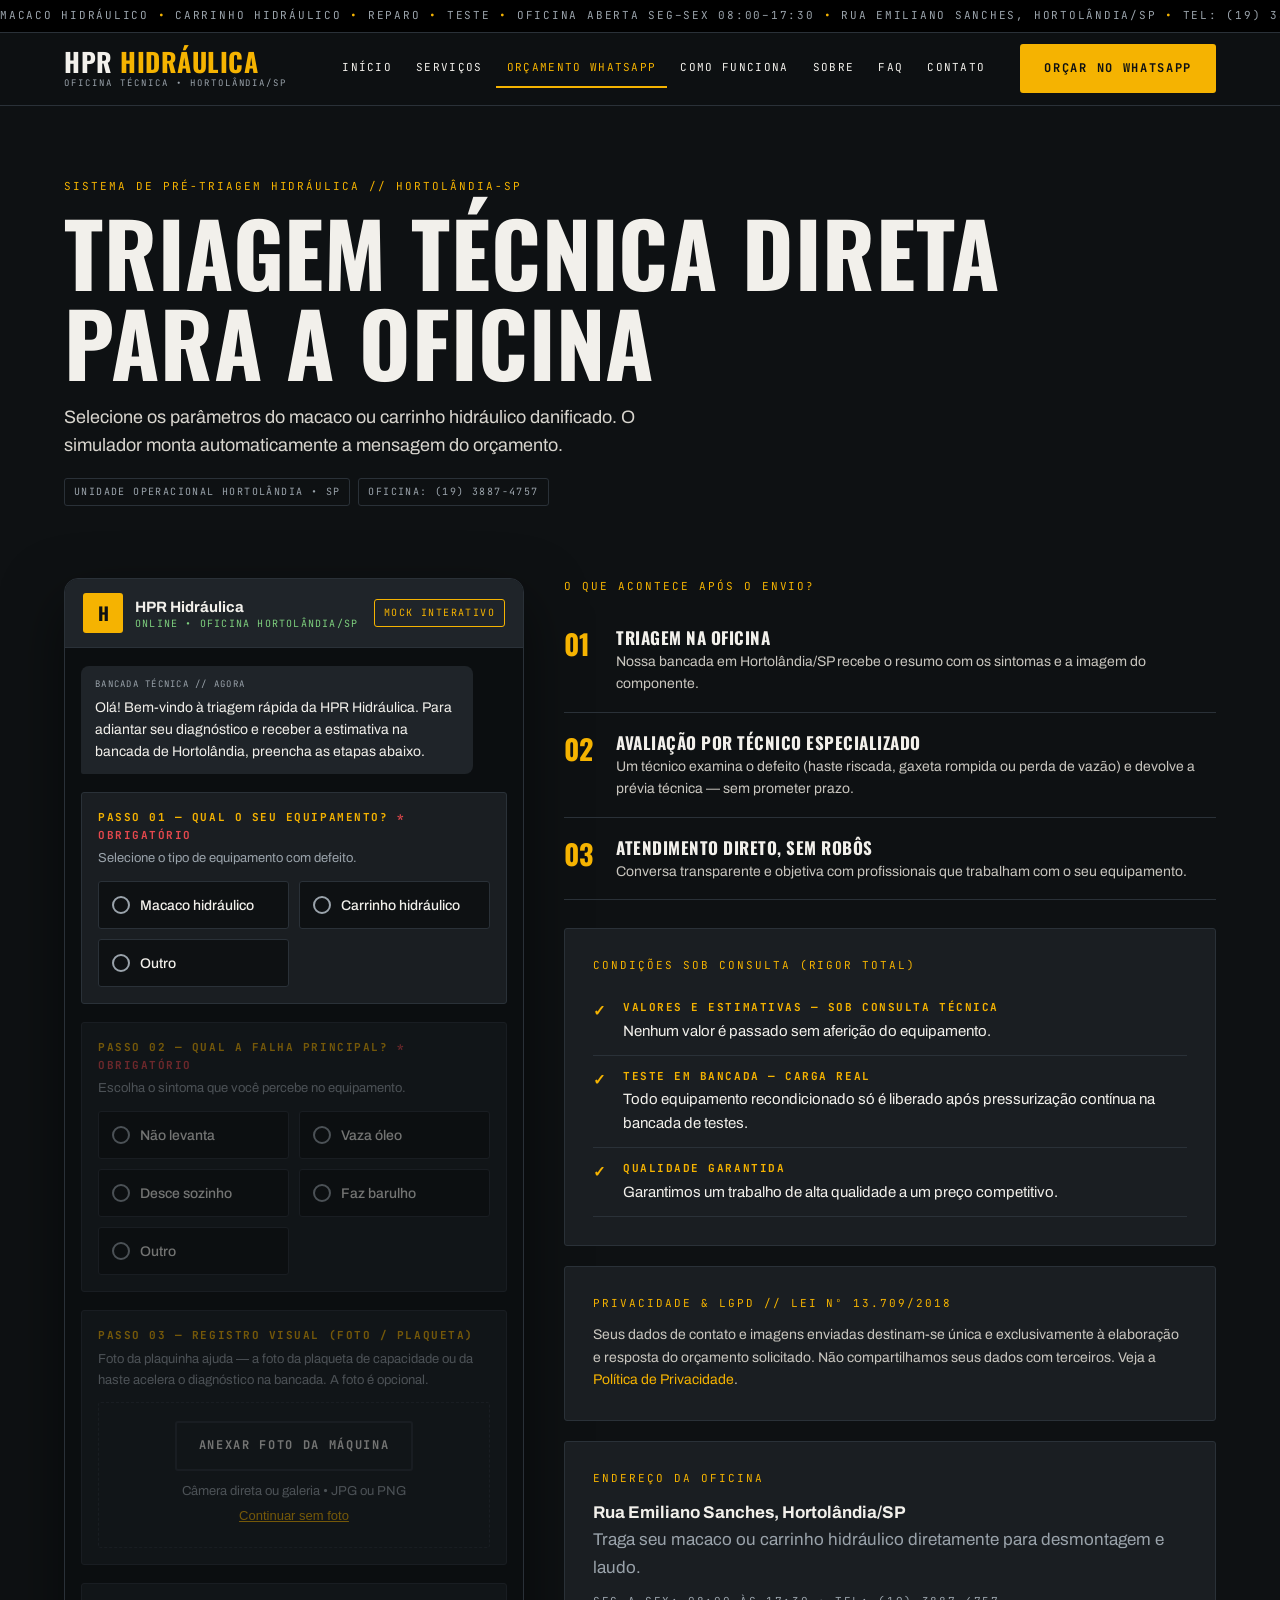
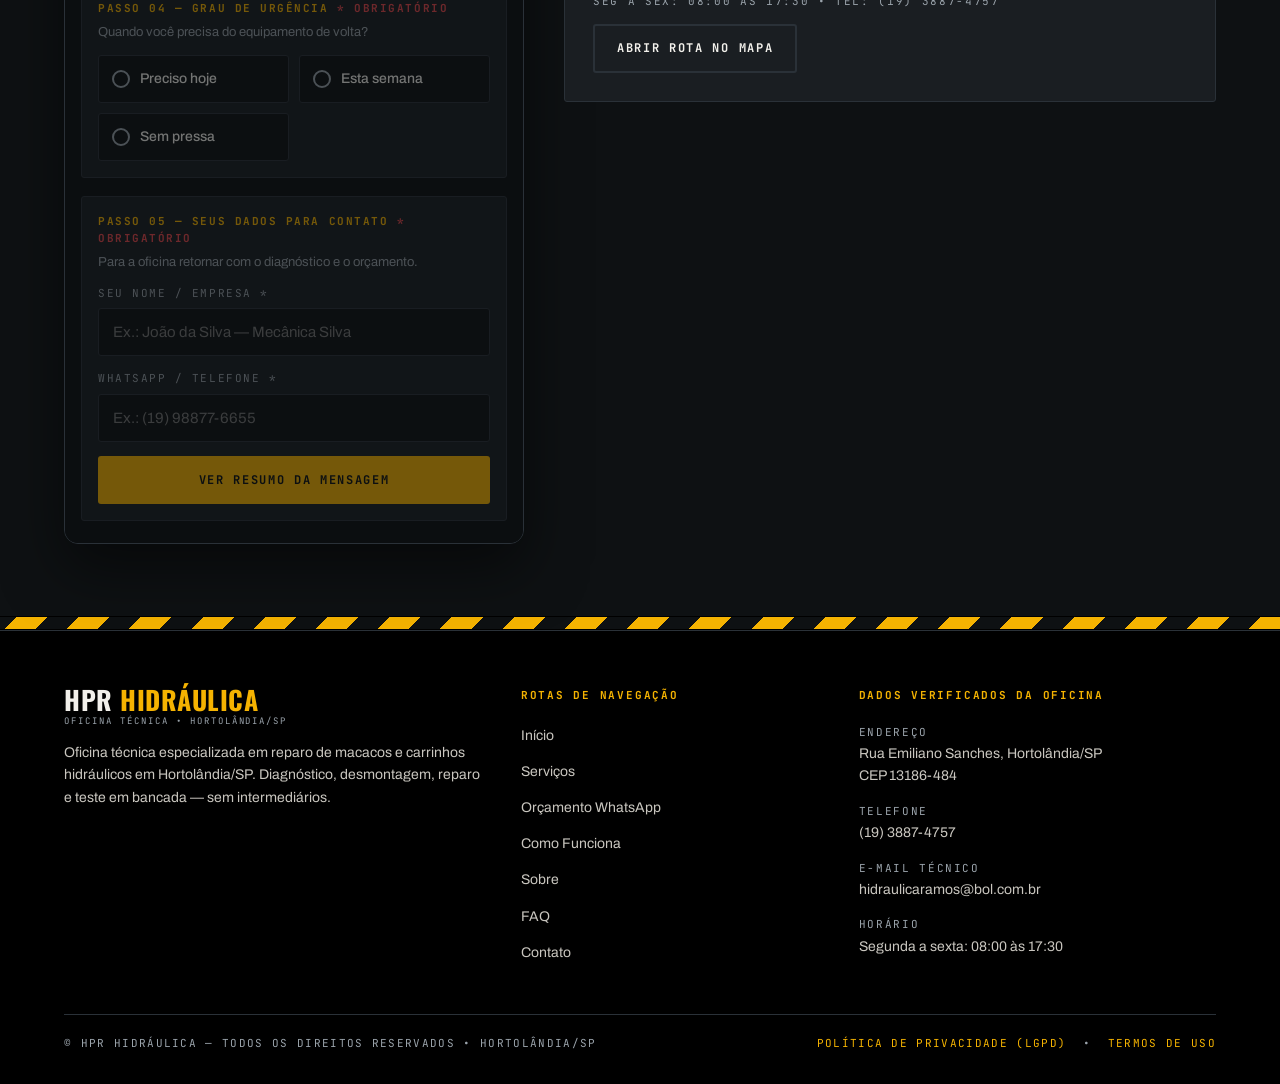
<file: orcamento.html>
<!DOCTYPE html>
<html lang="pt-BR">
<head>
<meta charset="UTF-8">
<meta name="viewport" content="width=device-width, initial-scale=1.0">
<title>Orçamento pelo WhatsApp — HPR Hidráulica | Hortolândia/SP</title>
<meta name="description" content="Simulador de orçamento da HPR Hidráulica: escolha o equipamento, o sintoma, anexe a foto e envie pelo WhatsApp ou e-mail.">
<link rel="stylesheet" href="assets/css/style.css">
</head>
<body>
<div class="topbar"><span class="marquee">MACACO HIDRÁULICO <b>•</b> CARRINHO HIDRÁULICO <b>•</b> REPARO <b>•</b> TESTE <b>•</b> OFICINA ABERTA SEG–SEX 08:00–17:30 <b>•</b> RUA EMILIANO SANCHES, HORTOLÂNDIA/SP <b>•</b> TEL: (19) 3887-4757 <b>•</b> MACACO HIDRÁULICO <b>•</b> CARRINHO HIDRÁULICO <b>•</b> REPARO <b>•</b> TESTE <b>•</b> OFICINA ABERTA SEG–SEX 08:00–17:30 <b>•</b> RUA EMILIANO SANCHES, HORTOLÂNDIA/SP <b>•</b> TEL: (19) 3887-4757 <b>•</b> </span></div>
<header class="site"><div class="wrap header-in">
<a class="logo" href="index.html" aria-label="HPR Hidráulica — Início"><span class="l1">HPR <span>HIDRÁULICA</span></span><span class="l2">Oficina técnica • Hortolândia/SP</span></a>
<button class="burger" aria-label="Abrir menu" aria-expanded="false"><span></span><span></span><span></span></button>
<nav class="main" aria-label="Navegação principal"><ul><li><a href="index.html">Início</a></li><li><a href="servicos.html">Serviços</a></li><li><a href="orcamento.html" class="active" aria-current="page">Orçamento WhatsApp</a></li><li><a href="como-funciona.html">Como Funciona</a></li><li><a href="sobre.html">Sobre</a></li><li><a href="faq.html">FAQ</a></li><li><a href="contato.html">Contato</a></li></ul></nav>
<a class="btn btn-amber header-cta" href="orcamento.html">Orçar no WhatsApp</a>
</div></header>
<main>
<section><div class="wrap">
<p class="eyebrow reveal">Sistema de pré-triagem hidráulica // Hortolândia-SP</p>
<h1 class="reveal">Triagem técnica direta para a oficina</h1>
<p class="lead reveal" style="margin-top:16px">Selecione os parâmetros do macaco ou carrinho hidráulico danificado. O simulador monta automaticamente a mensagem do orçamento.</p>
<div class="chips reveal" style="margin-top:18px"><span class="tag">Unidade operacional Hortolândia • SP</span><span class="tag">Oficina: (19) 3887-4757</span></div>
</div></section>
<section style="padding-top:0"><div class="wrap bot-layout">
<div class="phone reveal" id="quote-bot">
<div class="phone-head"><span class="avatar">H</span><span class="who"><b data-business>HPR Hidráulica</b><span>Online • Oficina Hortolândia/SP</span></span><span class="tag amber mock-tag">Mock interativo</span></div>
<div class="chat">
<div class="bubble in"><span class="meta">Bancada técnica // agora</span>Olá! Bem-vindo à triagem rápida da HPR Hidráulica. Para adiantar seu diagnóstico e receber a estimativa na bancada de Hortolândia, preencha as etapas abaixo.</div>

<div class="bot-step" data-step="1"><h4>Passo 01 — Qual o seu equipamento? <span class="req">* obrigatório</span></h4>
<p class="hint">Selecione o tipo de equipamento com defeito.</p>
<div class="opt-grid">
<button type="button" class="opt" data-value="Macaco hidráulico"><span class="radio"></span>Macaco hidráulico</button>
<button type="button" class="opt" data-value="Carrinho hidráulico"><span class="radio"></span>Carrinho hidráulico</button>
<button type="button" class="opt" data-value="Outro"><span class="radio"></span>Outro</button>
</div><p class="bot-err" role="alert"></p></div>

<div class="bot-step" data-step="2"><h4>Passo 02 — Qual a falha principal? <span class="req">* obrigatório</span></h4>
<p class="hint">Escolha o sintoma que você percebe no equipamento.</p>
<div class="opt-grid">
<button type="button" class="opt" data-value="Não levanta"><span class="radio"></span>Não levanta</button>
<button type="button" class="opt" data-value="Vaza óleo"><span class="radio"></span>Vaza óleo</button>
<button type="button" class="opt" data-value="Desce sozinho"><span class="radio"></span>Desce sozinho</button>
<button type="button" class="opt" data-value="Faz barulho"><span class="radio"></span>Faz barulho</button>
<button type="button" class="opt" data-value="Outro"><span class="radio"></span>Outro</button>
</div><p class="bot-err" role="alert"></p></div>

<div class="bot-step" data-step="3"><h4>Passo 03 — Registro visual (foto / plaqueta)</h4>
<p class="hint">Foto da plaquinha ajuda — a foto da plaqueta de capacidade ou da haste acelera o diagnóstico na bancada. A foto é opcional.</p>
<div class="upload-zone">
<label class="btn btn-ghost file-btn" for="bot-photo">Anexar foto da máquina</label>
<input type="file" id="bot-photo" accept="image/*" style="position:absolute;width:1px;height:1px;opacity:0" aria-label="Anexar foto do equipamento">
<p style="font-size:13px;color:var(--grey);margin-top:10px">Câmera direta ou galeria • JPG ou PNG</p>
<button type="button" class="linklike" id="bot-no-photo">Continuar sem foto</button></div>
<div class="photo-preview" id="photo-preview"><img id="photo-preview-img" alt="Pré-visualização da foto anexada"><div><p class="fname" id="photo-preview-name"></p><p class="fsize" id="photo-preview-size"></p></div><button type="button" class="linklike" id="photo-remove">Remover</button></div>
<p class="bot-err" role="alert"></p></div>

<div class="bot-step" data-step="4"><h4>Passo 04 — Grau de urgência <span class="req">* obrigatório</span></h4>
<p class="hint">Quando você precisa do equipamento de volta?</p>
<div class="opt-grid">
<button type="button" class="opt" data-value="Preciso hoje"><span class="radio"></span>Preciso hoje</button>
<button type="button" class="opt" data-value="Esta semana"><span class="radio"></span>Esta semana</button>
<button type="button" class="opt" data-value="Sem pressa"><span class="radio"></span>Sem pressa</button>
</div><p class="bot-err" role="alert"></p></div>

<div class="bot-step" data-step="5"><h4>Passo 05 — Seus dados para contato <span class="req">* obrigatório</span></h4>
<p class="hint">Para a oficina retornar com o diagnóstico e o orçamento.</p>
<div class="field"><label for="bot-name">Seu nome / empresa *</label><input type="text" id="bot-name" autocomplete="name" placeholder="Ex.: João da Silva — Mecânica Silva"><span class="err" role="alert"></span></div>
<div class="field"><label for="bot-whatsapp">WhatsApp / telefone *</label><input type="tel" id="bot-whatsapp" autocomplete="tel" placeholder="Ex.: (19) 98877-6655"><span class="err" role="alert"></span></div>
<button type="button" class="btn btn-amber btn-block" id="bot-step5-next">Ver resumo da mensagem</button></div>

<div id="bot-summary-wrap" style="display:none">
<div class="bot-step" style="border-color:var(--amber)">
<h4>Resumo gerado automaticamente</h4>
<p class="hint">Confira a mensagem antes de enviar. Nada é enviado sem a sua confirmação.</p>
<div class="summary" id="bot-summary"></div>
<label class="consent"><input type="checkbox" id="bot-consent"> <span>Concordo que meus dados de contato e imagens enviados sejam usados única e exclusivamente para a elaboração e resposta deste orçamento, nos termos da LGPD (Lei nº 13.709/2018).</span></label>
<p class="bot-err" id="bot-send-err" role="alert"></p>
<a class="btn btn-amber btn-block" id="bot-send-wa" href="#" target="_blank" rel="noopener">Enviar este orçamento pelo WhatsApp</a>
<p class="wa-note"><b>[WhatsApp — a confirmar]</b> O número (19) 3887-4757 é o telefone verificado da oficina; a confirmação de que ele também atende pelo WhatsApp ainda está pendente. Se preferir, use o e-mail abaixo.</p>
<a class="btn btn-ghost btn-block" id="bot-send-mail" href="#" style="margin-top:10px">Enviar por e-mail (hidraulicaramos@bol.com.br)</a>
<button type="button" class="linklike" id="bot-restart" style="margin-top:12px">Recomeçar a triagem</button>
</div></div>
</div></div>

<div>
<div class="reveal"><p class="eyebrow">O que acontece após o envio?</p>
<ol class="side-list">
<li><b>Triagem na oficina</b><p>Nossa bancada em Hortolândia/SP recebe o resumo com os sintomas e a imagem do componente.</p></li>
<li><b>Avaliação por técnico especializado</b><p>Um técnico examina o defeito (haste riscada, gaxeta rompida ou perda de vazão) e devolve a prévia técnica — sem prometer prazo.</p></li>
<li><b>Atendimento direto, sem robôs</b><p>Conversa transparente e objetiva com profissionais que trabalham com o seu equipamento.</p></li>
</ol></div>
<div class="panel reveal" style="margin-top:28px"><p class="eyebrow">Condições sob consulta (rigor total)</p>
<ul class="check-list">
<li><b>Valores e estimativas — sob consulta técnica</b>Nenhum valor é passado sem aferição do equipamento.</li>
<li><b>Teste em bancada — carga real</b>Todo equipamento recondicionado só é liberado após pressurização contínua na bancada de testes.</li>
<li><b>Qualidade garantida</b>Garantimos um trabalho de alta qualidade a um preço competitivo.</li>
</ul></div>
<div class="panel reveal" style="margin-top:20px"><p class="eyebrow">Privacidade &amp; LGPD // Lei nº 13.709/2018</p>
<p style="font-size:14px;color:#C9C6BF">Seus dados de contato e imagens enviadas destinam-se única e exclusivamente à elaboração e resposta do orçamento solicitado. Não compartilhamos seus dados com terceiros. Veja a <a href="privacidade.html">Política de Privacidade</a>.</p></div>
<div class="panel reveal" style="margin-top:20px"><p class="eyebrow">Endereço da oficina</p>
<p><strong>Rua Emiliano Sanches, Hortolândia/SP</strong><br><span style="color:var(--grey)">Traga seu macaco ou carrinho hidráulico diretamente para desmontagem e laudo.</span></p>
<p class="mono" style="margin-top:12px">Seg a sex: 08:00 às 17:30 • Tel: (19) 3887-4757</p>
<p style="margin-top:14px"><a class="btn btn-ghost" href="https://www.google.com/maps/search/?api=1&amp;query=Rua+Emiliano+Sanches+Hortol%C3%A2ndia+SP" target="_blank" rel="noopener">Abrir rota no mapa</a></p></div>
</div>
</div></section>

</main>
<div class="hazard"></div>
<footer class="site"><div class="wrap">
<div class="foot-grid">
<div><a class="logo" href="index.html"><span class="l1">HPR <span>HIDRÁULICA</span></span><span class="l2">Oficina técnica • Hortolândia/SP</span></a>
<p style="margin-top:16px">Oficina técnica especializada em reparo de macacos e carrinhos hidráulicos em Hortolândia/SP. Diagnóstico, desmontagem, reparo e teste em bancada — sem intermediários.</p></div>
<div><h4>Rotas de navegação</h4><ul><li><a href="index.html">Início</a></li><li><a href="servicos.html">Serviços</a></li><li><a href="orcamento.html">Orçamento WhatsApp</a></li><li><a href="como-funciona.html">Como Funciona</a></li><li><a href="sobre.html">Sobre</a></li><li><a href="faq.html">FAQ</a></li><li><a href="contato.html">Contato</a></li></ul></div>
<div><h4>Dados verificados da oficina</h4>
<p><span class="mono">Endereço</span><br>Rua Emiliano Sanches, Hortolândia/SP<br>CEP 13186-484</p>
<p style="margin-top:12px"><span class="mono">Telefone</span><br><a href="tel:+551938874757">(19) 3887-4757</a></p>
<p style="margin-top:12px"><span class="mono">E-mail técnico</span><br><a href="mailto:hidraulicaramos@bol.com.br">hidraulicaramos@bol.com.br</a></p>
<p style="margin-top:12px"><span class="mono">Horário</span><br>Segunda a sexta: 08:00 às 17:30</p></div>
</div>
<div class="foot-legal"><span>© HPR Hidráulica — Todos os direitos reservados • Hortolândia/SP</span>
<span><a href="privacidade.html">Política de Privacidade (LGPD)</a> &nbsp;•&nbsp; <a href="termos.html">Termos de Uso</a></span></div>
</div></footer>
<nav class="tabbar" aria-label="Navegação móvel"><a href="index.html"><span class="ic">01</span>Início</a><a href="servicos.html"><span class="ic">02</span>Serviços</a><a href="orcamento.html" class="active"><span class="ic">03</span>Orçar</a><a href="como-funciona.html"><span class="ic">04</span>Fluxo</a><a href="contato.html"><span class="ic">05</span>Contato</a></nav>
<script src="assets/js/main.js"></script>
</body>
</html>
</file>
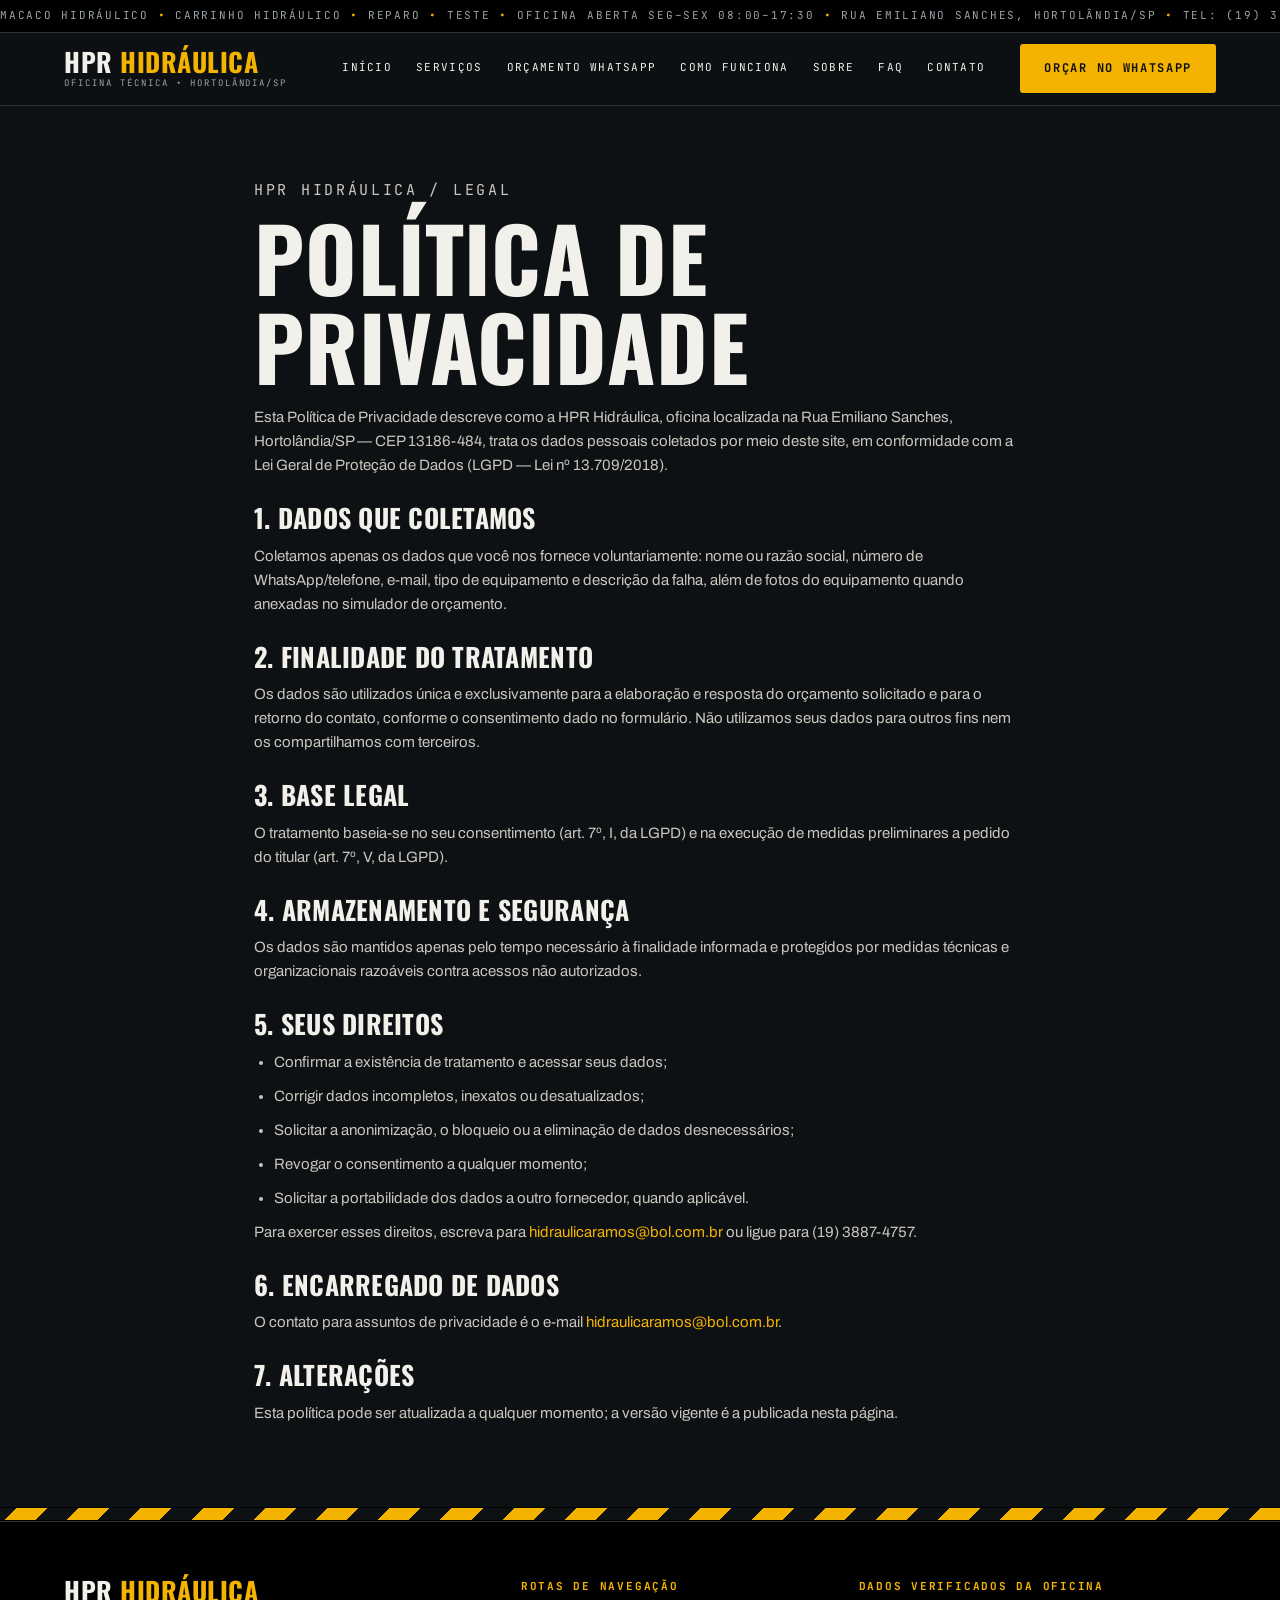
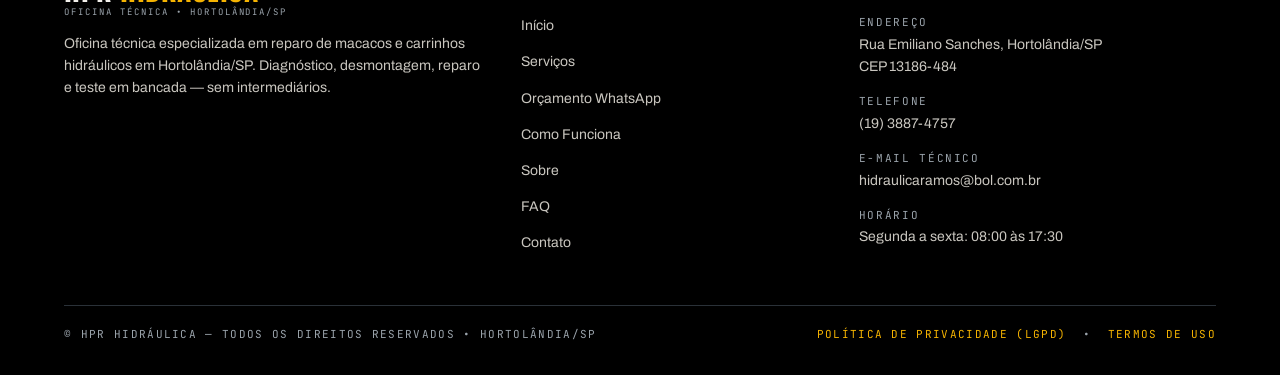
<file: privacidade.html>
<!DOCTYPE html>
<html lang="pt-BR">
<head>
<meta charset="UTF-8">
<meta name="viewport" content="width=device-width, initial-scale=1.0">
<title>Política de Privacidade (LGPD) — HPR Hidráulica | Hortolândia/SP</title>
<meta name="description" content="Política de Privacidade da HPR Hidráulica, conforme a LGPD (Lei nº 13.709/2018).">
<link rel="stylesheet" href="assets/css/style.css">
</head>
<body>
<div class="topbar"><span class="marquee">MACACO HIDRÁULICO <b>•</b> CARRINHO HIDRÁULICO <b>•</b> REPARO <b>•</b> TESTE <b>•</b> OFICINA ABERTA SEG–SEX 08:00–17:30 <b>•</b> RUA EMILIANO SANCHES, HORTOLÂNDIA/SP <b>•</b> TEL: (19) 3887-4757 <b>•</b> MACACO HIDRÁULICO <b>•</b> CARRINHO HIDRÁULICO <b>•</b> REPARO <b>•</b> TESTE <b>•</b> OFICINA ABERTA SEG–SEX 08:00–17:30 <b>•</b> RUA EMILIANO SANCHES, HORTOLÂNDIA/SP <b>•</b> TEL: (19) 3887-4757 <b>•</b> </span></div>
<header class="site"><div class="wrap header-in">
<a class="logo" href="index.html" aria-label="HPR Hidráulica — Início"><span class="l1">HPR <span>HIDRÁULICA</span></span><span class="l2">Oficina técnica • Hortolândia/SP</span></a>
<button class="burger" aria-label="Abrir menu" aria-expanded="false"><span></span><span></span><span></span></button>
<nav class="main" aria-label="Navegação principal"><ul><li><a href="index.html">Início</a></li><li><a href="servicos.html">Serviços</a></li><li><a href="orcamento.html">Orçamento WhatsApp</a></li><li><a href="como-funciona.html">Como Funciona</a></li><li><a href="sobre.html">Sobre</a></li><li><a href="faq.html">FAQ</a></li><li><a href="contato.html">Contato</a></li></ul></nav>
<a class="btn btn-amber header-cta" href="orcamento.html">Orçar no WhatsApp</a>
</div></header>
<main>
<section><div class="wrap legal">
<p class="eyebrow reveal">HPR Hidráulica / Legal</p>
<h1 class="reveal">Política de Privacidade</h1>
<p class="reveal" style="margin-top:14px;color:#C9C6BF">Esta Política de Privacidade descreve como a HPR Hidráulica, oficina localizada na Rua Emiliano Sanches, Hortolândia/SP — CEP 13186-484, trata os dados pessoais coletados por meio deste site, em conformidade com a Lei Geral de Proteção de Dados (LGPD — Lei nº 13.709/2018).</p>
<h2>1. Dados que coletamos</h2>
<p>Coletamos apenas os dados que você nos fornece voluntariamente: nome ou razão social, número de WhatsApp/telefone, e-mail, tipo de equipamento e descrição da falha, além de fotos do equipamento quando anexadas no simulador de orçamento.</p>
<h2>2. Finalidade do tratamento</h2>
<p>Os dados são utilizados única e exclusivamente para a elaboração e resposta do orçamento solicitado e para o retorno do contato, conforme o consentimento dado no formulário. Não utilizamos seus dados para outros fins nem os compartilhamos com terceiros.</p>
<h2>3. Base legal</h2>
<p>O tratamento baseia-se no seu consentimento (art. 7º, I, da LGPD) e na execução de medidas preliminares a pedido do titular (art. 7º, V, da LGPD).</p>
<h2>4. Armazenamento e segurança</h2>
<p>Os dados são mantidos apenas pelo tempo necessário à finalidade informada e protegidos por medidas técnicas e organizacionais razoáveis contra acessos não autorizados.</p>
<h2>5. Seus direitos</h2>
<ul><li>Confirmar a existência de tratamento e acessar seus dados;</li><li>Corrigir dados incompletos, inexatos ou desatualizados;</li><li>Solicitar a anonimização, o bloqueio ou a eliminação de dados desnecessários;</li><li>Revogar o consentimento a qualquer momento;</li><li>Solicitar a portabilidade dos dados a outro fornecedor, quando aplicável.</li></ul>
<p>Para exercer esses direitos, escreva para <a href="mailto:hidraulicaramos@bol.com.br">hidraulicaramos@bol.com.br</a> ou ligue para (19) 3887-4757.</p>
<h2>6. Encarregado de dados</h2>
<p>O contato para assuntos de privacidade é o e-mail <a href="mailto:hidraulicaramos@bol.com.br">hidraulicaramos@bol.com.br</a>.</p>
<h2>7. Alterações</h2>
<p>Esta política pode ser atualizada a qualquer momento; a versão vigente é a publicada nesta página.</p>
</div></section>
</main>
<div class="hazard"></div>
<footer class="site"><div class="wrap">
<div class="foot-grid">
<div><a class="logo" href="index.html"><span class="l1">HPR <span>HIDRÁULICA</span></span><span class="l2">Oficina técnica • Hortolândia/SP</span></a>
<p style="margin-top:16px">Oficina técnica especializada em reparo de macacos e carrinhos hidráulicos em Hortolândia/SP. Diagnóstico, desmontagem, reparo e teste em bancada — sem intermediários.</p></div>
<div><h4>Rotas de navegação</h4><ul><li><a href="index.html">Início</a></li><li><a href="servicos.html">Serviços</a></li><li><a href="orcamento.html">Orçamento WhatsApp</a></li><li><a href="como-funciona.html">Como Funciona</a></li><li><a href="sobre.html">Sobre</a></li><li><a href="faq.html">FAQ</a></li><li><a href="contato.html">Contato</a></li></ul></div>
<div><h4>Dados verificados da oficina</h4>
<p><span class="mono">Endereço</span><br>Rua Emiliano Sanches, Hortolândia/SP<br>CEP 13186-484</p>
<p style="margin-top:12px"><span class="mono">Telefone</span><br><a href="tel:+551938874757">(19) 3887-4757</a></p>
<p style="margin-top:12px"><span class="mono">E-mail técnico</span><br><a href="mailto:hidraulicaramos@bol.com.br">hidraulicaramos@bol.com.br</a></p>
<p style="margin-top:12px"><span class="mono">Horário</span><br>Segunda a sexta: 08:00 às 17:30</p></div>
</div>
<div class="foot-legal"><span>© HPR Hidráulica — Todos os direitos reservados • Hortolândia/SP</span>
<span><a href="privacidade.html">Política de Privacidade (LGPD)</a> &nbsp;•&nbsp; <a href="termos.html">Termos de Uso</a></span></div>
</div></footer>
<nav class="tabbar" aria-label="Navegação móvel"><a href="index.html"><span class="ic">01</span>Início</a><a href="servicos.html"><span class="ic">02</span>Serviços</a><a href="orcamento.html"><span class="ic">03</span>Orçar</a><a href="como-funciona.html"><span class="ic">04</span>Fluxo</a><a href="contato.html"><span class="ic">05</span>Contato</a></nav>
<script src="assets/js/main.js"></script>
</body>
</html>
</file>
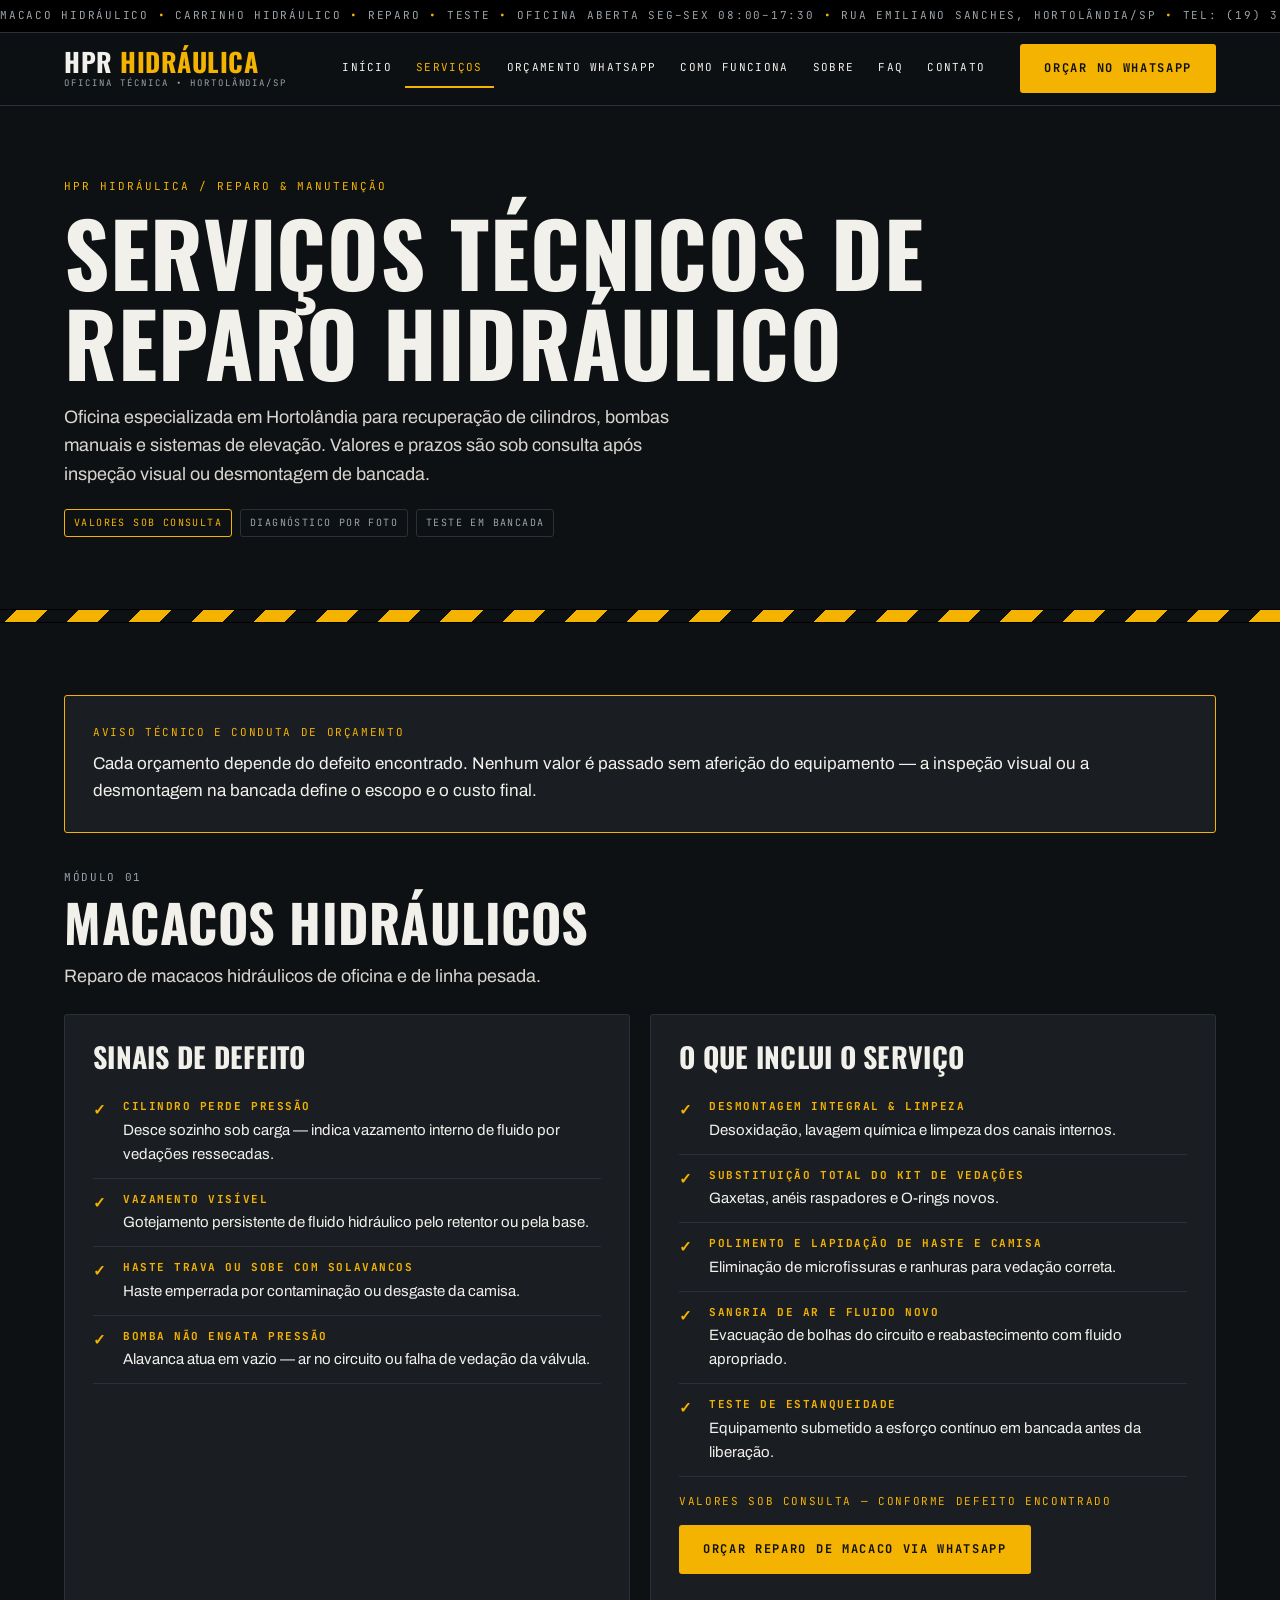
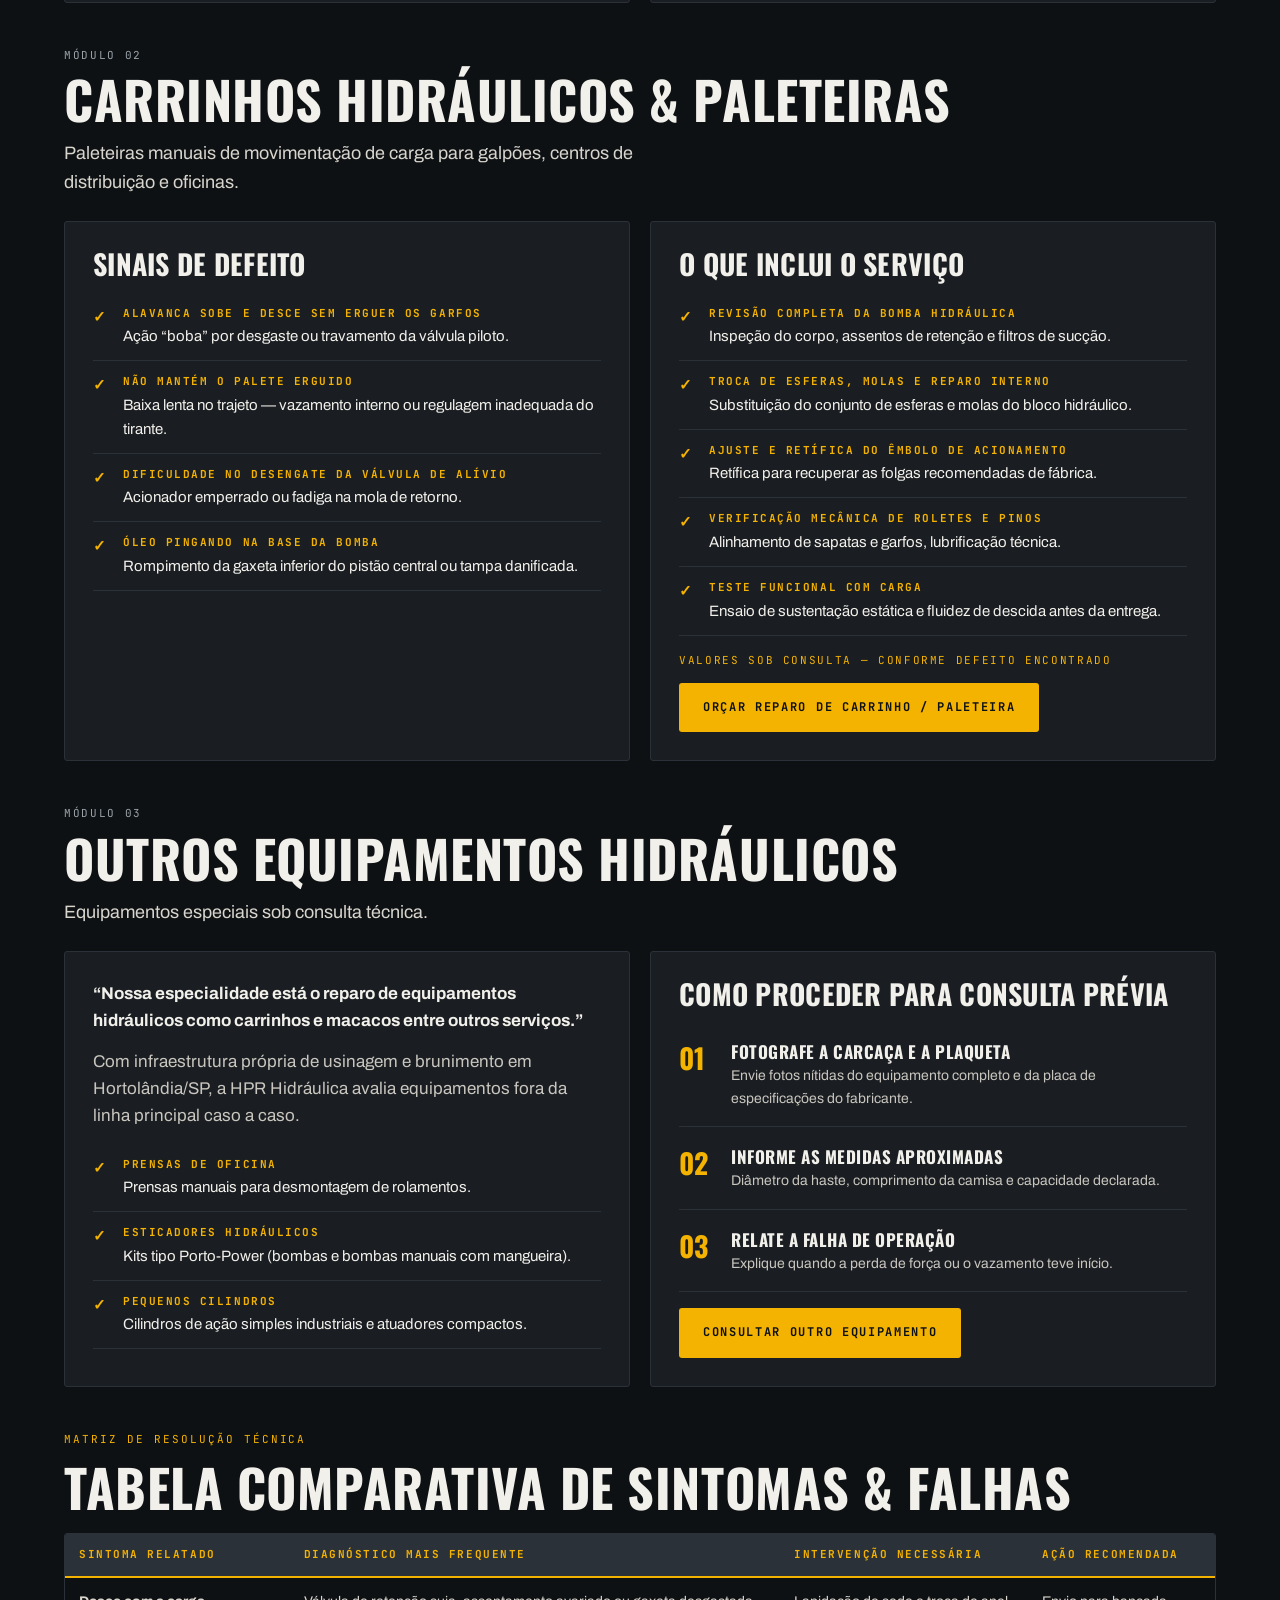
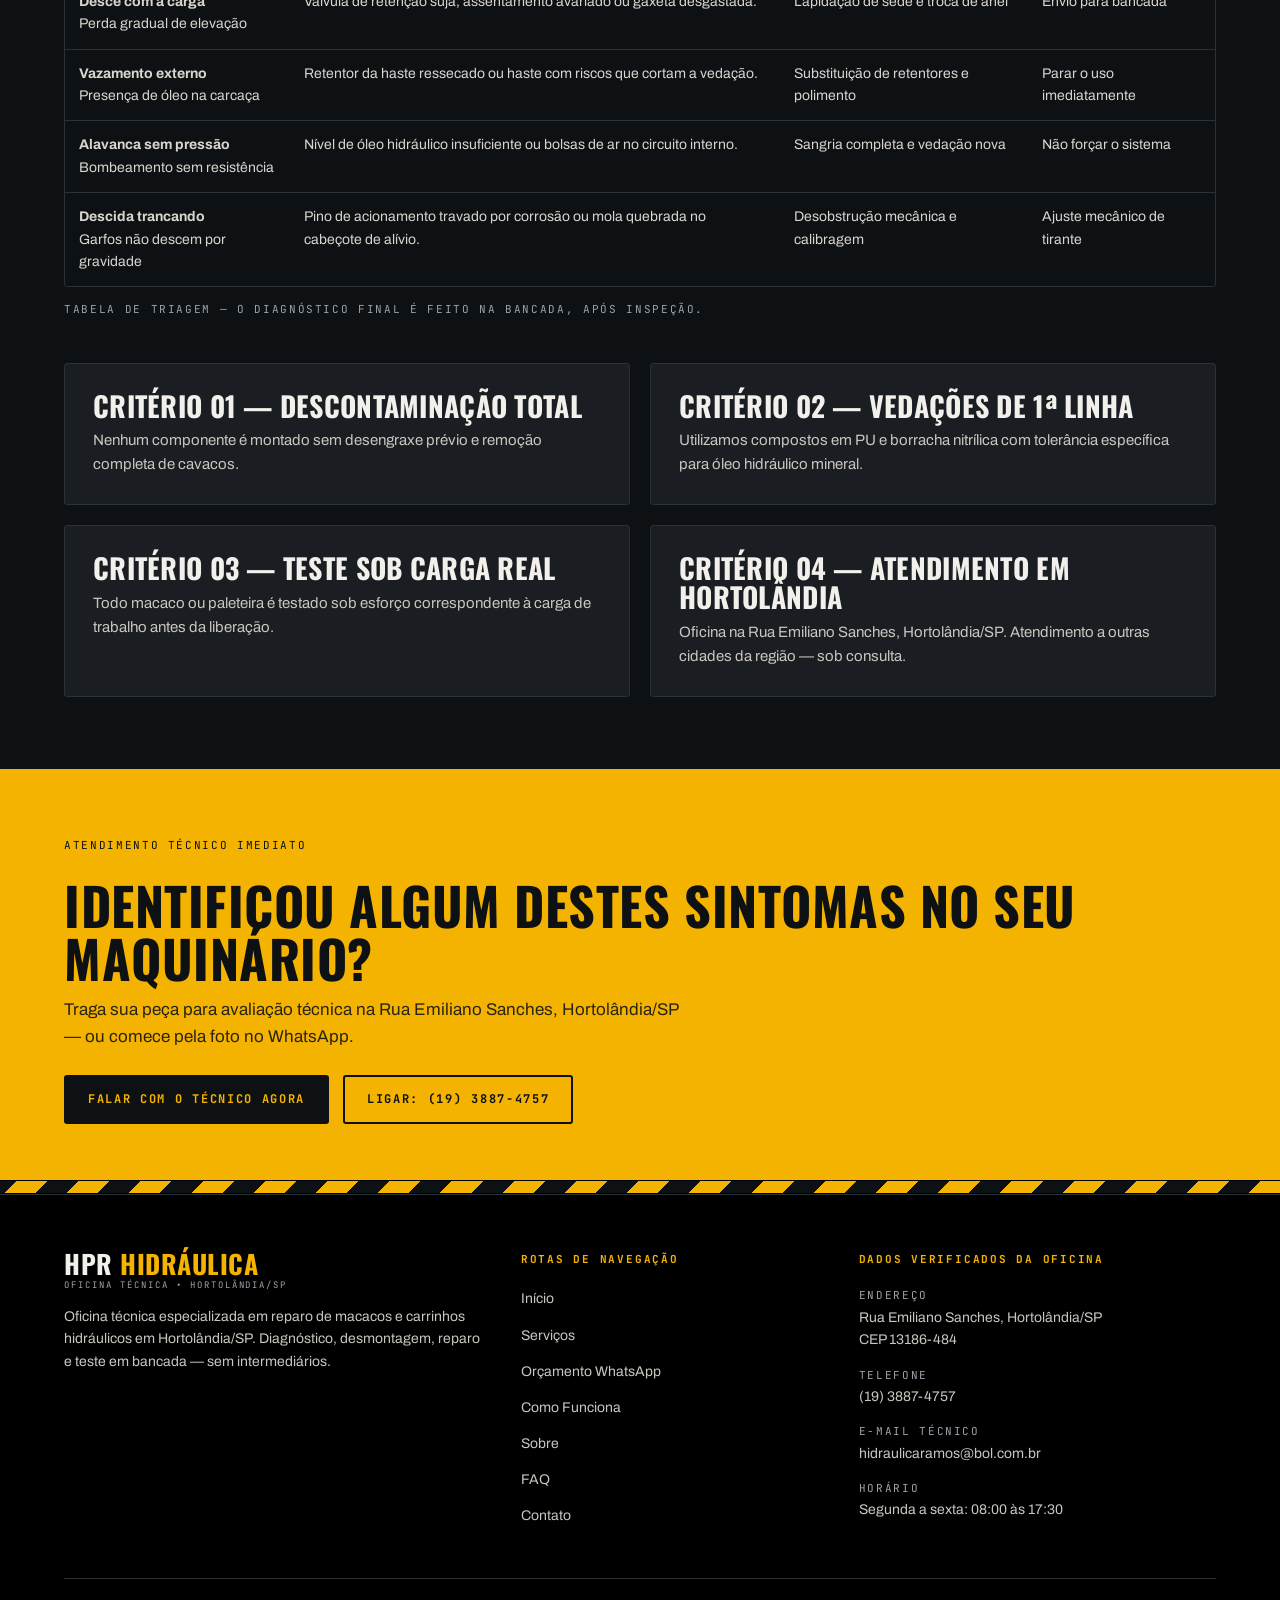
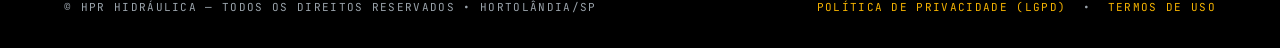
<file: servicos.html>
<!DOCTYPE html>
<html lang="pt-BR">
<head>
<meta charset="UTF-8">
<meta name="viewport" content="width=device-width, initial-scale=1.0">
<title>Serviços — HPR Hidráulica | Hortolândia/SP</title>
<meta name="description" content="Reparo de macacos hidráulicos, carrinhos hidráulicos (paleteiras) e outros equipamentos hidráulicos em Hortolândia/SP. Valores sob consulta.">
<link rel="stylesheet" href="assets/css/style.css">
</head>
<body>
<div class="topbar"><span class="marquee">MACACO HIDRÁULICO <b>•</b> CARRINHO HIDRÁULICO <b>•</b> REPARO <b>•</b> TESTE <b>•</b> OFICINA ABERTA SEG–SEX 08:00–17:30 <b>•</b> RUA EMILIANO SANCHES, HORTOLÂNDIA/SP <b>•</b> TEL: (19) 3887-4757 <b>•</b> MACACO HIDRÁULICO <b>•</b> CARRINHO HIDRÁULICO <b>•</b> REPARO <b>•</b> TESTE <b>•</b> OFICINA ABERTA SEG–SEX 08:00–17:30 <b>•</b> RUA EMILIANO SANCHES, HORTOLÂNDIA/SP <b>•</b> TEL: (19) 3887-4757 <b>•</b> </span></div>
<header class="site"><div class="wrap header-in">
<a class="logo" href="index.html" aria-label="HPR Hidráulica — Início"><span class="l1">HPR <span>HIDRÁULICA</span></span><span class="l2">Oficina técnica • Hortolândia/SP</span></a>
<button class="burger" aria-label="Abrir menu" aria-expanded="false"><span></span><span></span><span></span></button>
<nav class="main" aria-label="Navegação principal"><ul><li><a href="index.html">Início</a></li><li><a href="servicos.html" class="active" aria-current="page">Serviços</a></li><li><a href="orcamento.html">Orçamento WhatsApp</a></li><li><a href="como-funciona.html">Como Funciona</a></li><li><a href="sobre.html">Sobre</a></li><li><a href="faq.html">FAQ</a></li><li><a href="contato.html">Contato</a></li></ul></nav>
<a class="btn btn-amber header-cta" href="orcamento.html">Orçar no WhatsApp</a>
</div></header>
<main>
<section><div class="wrap">
<p class="eyebrow reveal">HPR Hidráulica / Reparo &amp; manutenção</p>
<h1 class="reveal">Serviços técnicos de reparo hidráulico</h1>
<p class="lead reveal" style="margin-top:16px">Oficina especializada em Hortolândia para recuperação de cilindros, bombas manuais e sistemas de elevação. Valores e prazos são sob consulta após inspeção visual ou desmontagem de bancada.</p>
<div class="chips reveal" style="margin-top:20px"><span class="tag amber">Valores sob consulta</span><span class="tag">Diagnóstico por foto</span><span class="tag">Teste em bancada</span></div>
</div></section>
<div class="hazard"></div>
<section><div class="wrap">
<div class="panel reveal" style="border-color:var(--amber);margin-bottom:36px"><p class="mono" style="color:var(--amber);margin-bottom:8px">Aviso técnico e conduta de orçamento</p>
<p>Cada orçamento depende do defeito encontrado. Nenhum valor é passado sem aferição do equipamento — a inspeção visual ou a desmontagem na bancada define o escopo e o custo final.</p></div>

<article class="reveal" style="margin-bottom:44px"><p class="mono">Módulo 01</p><h2 style="margin:8px 0 14px">Macacos hidráulicos</h2>
<p class="lead">Reparo de macacos hidráulicos de oficina e de linha pesada.</p>
<div class="grid-2" style="margin-top:24px">
<div class="panel"><h3 style="margin-bottom:14px">Sinais de defeito</h3><ul class="check-list">
<li><b>Cilindro perde pressão</b>Desce sozinho sob carga — indica vazamento interno de fluido por vedações ressecadas.</li>
<li><b>Vazamento visível</b>Gotejamento persistente de fluido hidráulico pelo retentor ou pela base.</li>
<li><b>Haste trava ou sobe com solavancos</b>Haste emperrada por contaminação ou desgaste da camisa.</li>
<li><b>Bomba não engata pressão</b>Alavanca atua em vazio — ar no circuito ou falha de vedação da válvula.</li></ul></div>
<div class="panel"><h3 style="margin-bottom:14px">O que inclui o serviço</h3><ul class="check-list">
<li><b>Desmontagem integral &amp; limpeza</b>Desoxidação, lavagem química e limpeza dos canais internos.</li>
<li><b>Substituição total do kit de vedações</b>Gaxetas, anéis raspadores e O-rings novos.</li>
<li><b>Polimento e lapidação de haste e camisa</b>Eliminação de microfissuras e ranhuras para vedação correta.</li>
<li><b>Sangria de ar e fluido novo</b>Evacuação de bolhas do circuito e reabastecimento com fluido apropriado.</li>
<li><b>Teste de estanqueidade</b>Equipamento submetido a esforço contínuo em bancada antes da liberação.</li></ul>
<p class="price mono" style="margin-top:16px;color:var(--amber)">Valores sob consulta — conforme defeito encontrado</p>
<a class="btn btn-amber" href="orcamento.html?equip=Macaco hidráulico" style="margin-top:14px">Orçar reparo de macaco via WhatsApp</a></div>
</div></article>

<article class="reveal" style="margin-bottom:44px"><p class="mono">Módulo 02</p><h2 style="margin:8px 0 14px">Carrinhos hidráulicos &amp; paleteiras</h2>
<p class="lead">Paleteiras manuais de movimentação de carga para galpões, centros de distribuição e oficinas.</p>
<div class="grid-2" style="margin-top:24px">
<div class="panel"><h3 style="margin-bottom:14px">Sinais de defeito</h3><ul class="check-list">
<li><b>Alavanca sobe e desce sem erguer os garfos</b>Ação “boba” por desgaste ou travamento da válvula piloto.</li>
<li><b>Não mantém o palete erguido</b>Baixa lenta no trajeto — vazamento interno ou regulagem inadequada do tirante.</li>
<li><b>Dificuldade no desengate da válvula de alívio</b>Acionador emperrado ou fadiga na mola de retorno.</li>
<li><b>Óleo pingando na base da bomba</b>Rompimento da gaxeta inferior do pistão central ou tampa danificada.</li></ul></div>
<div class="panel"><h3 style="margin-bottom:14px">O que inclui o serviço</h3><ul class="check-list">
<li><b>Revisão completa da bomba hidráulica</b>Inspeção do corpo, assentos de retenção e filtros de sucção.</li>
<li><b>Troca de esferas, molas e reparo interno</b>Substituição do conjunto de esferas e molas do bloco hidráulico.</li>
<li><b>Ajuste e retífica do êmbolo de acionamento</b>Retífica para recuperar as folgas recomendadas de fábrica.</li>
<li><b>Verificação mecânica de roletes e pinos</b>Alinhamento de sapatas e garfos, lubrificação técnica.</li>
<li><b>Teste funcional com carga</b>Ensaio de sustentação estática e fluidez de descida antes da entrega.</li></ul>
<p class="price mono" style="margin-top:16px;color:var(--amber)">Valores sob consulta — conforme defeito encontrado</p>
<a class="btn btn-amber" href="orcamento.html?equip=Carrinho hidráulico" style="margin-top:14px">Orçar reparo de carrinho / paleteira</a></div>
</div></article>

<article class="reveal" style="margin-bottom:44px"><p class="mono">Módulo 03</p><h2 style="margin:8px 0 14px">Outros equipamentos hidráulicos</h2>
<p class="lead">Equipamentos especiais sob consulta técnica.</p>
<div class="grid-2" style="margin-top:24px">
<div class="panel"><p style="font-size:17px"><strong>“Nossa especialidade está o reparo de equipamentos hidráulicos como carrinhos e macacos entre outros serviços.”</strong></p>
<p style="margin-top:14px;color:#C9C6BF">Com infraestrutura própria de usinagem e brunimento em Hortolândia/SP, a HPR Hidráulica avalia equipamentos fora da linha principal caso a caso.</p>
<ul class="check-list" style="margin-top:14px">
<li><b>Prensas de oficina</b>Prensas manuais para desmontagem de rolamentos.</li>
<li><b>Esticadores hidráulicos</b>Kits tipo Porto-Power (bombas e bombas manuais com mangueira).</li>
<li><b>Pequenos cilindros</b>Cilindros de ação simples industriais e atuadores compactos.</li></ul></div>
<div class="panel"><h3 style="margin-bottom:14px">Como proceder para consulta prévia</h3>
<ol class="side-list"><li><b>Fotografe a carcaça e a plaqueta</b><p>Envie fotos nítidas do equipamento completo e da placa de especificações do fabricante.</p></li>
<li><b>Informe as medidas aproximadas</b><p>Diâmetro da haste, comprimento da camisa e capacidade declarada.</p></li>
<li><b>Relate a falha de operação</b><p>Explique quando a perda de força ou o vazamento teve início.</p></li></ol>
<a class="btn btn-amber" href="orcamento.html?equip=Outro" style="margin-top:16px">Consultar outro equipamento</a></div>
</div></article>

<div class="reveal"><p class="eyebrow">Matriz de resolução técnica</p><h2 style="margin:6px 0 20px">Tabela comparativa de sintomas &amp; falhas</h2>
<div class="table-scroll"><table class="spec">
<thead><tr><th>Sintoma relatado</th><th>Diagnóstico mais frequente</th><th>Intervenção necessária</th><th>Ação recomendada</th></tr></thead>
<tbody>
<tr><td><strong>Desce com a carga</strong><br>Perda gradual de elevação</td><td>Válvula de retenção suja, assentamento avariado ou gaxeta desgastada.</td><td>Lapidação de sede e troca de anel</td><td>Envio para bancada</td></tr>
<tr><td><strong>Vazamento externo</strong><br>Presença de óleo na carcaça</td><td>Retentor da haste ressecado ou haste com riscos que cortam a vedação.</td><td>Substituição de retentores e polimento</td><td>Parar o uso imediatamente</td></tr>
<tr><td><strong>Alavanca sem pressão</strong><br>Bombeamento sem resistência</td><td>Nível de óleo hidráulico insuficiente ou bolsas de ar no circuito interno.</td><td>Sangria completa e vedação nova</td><td>Não forçar o sistema</td></tr>
<tr><td><strong>Descida trancando</strong><br>Garfos não descem por gravidade</td><td>Pino de acionamento travado por corrosão ou mola quebrada no cabeçote de alívio.</td><td>Desobstrução mecânica e calibragem</td><td>Ajuste mecânico de tirante</td></tr>
</tbody></table></div>
<p class="mono" style="margin-top:14px">Tabela de triagem — o diagnóstico final é feito na bancada, após inspeção.</p></div>

<div class="grid-2 reveal" style="margin-top:44px">
<div class="panel"><h3>Critério 01 — Descontaminação total</h3><p style="margin-top:8px;color:#C9C6BF;font-size:15px">Nenhum componente é montado sem desengraxe prévio e remoção completa de cavacos.</p></div>
<div class="panel"><h3>Critério 02 — Vedações de 1ª linha</h3><p style="margin-top:8px;color:#C9C6BF;font-size:15px">Utilizamos compostos em PU e borracha nitrílica com tolerância específica para óleo hidráulico mineral.</p></div>
<div class="panel"><h3>Critério 03 — Teste sob carga real</h3><p style="margin-top:8px;color:#C9C6BF;font-size:15px">Todo macaco ou paleteira é testado sob esforço correspondente à carga de trabalho antes da liberação.</p></div>
<div class="panel"><h3>Critério 04 — Atendimento em Hortolândia</h3><p style="margin-top:8px;color:#C9C6BF;font-size:15px">Oficina na Rua Emiliano Sanches, Hortolândia/SP. Atendimento a outras cidades da região — sob consulta.</p></div>
</div>
</div></section>
<section class="cta-band"><div class="wrap reveal">
<p class="mono" style="color:#0E1113">Atendimento técnico imediato</p>
<h2>Identificou algum destes sintomas no seu maquinário?</h2><p>Traga sua peça para avaliação técnica na Rua Emiliano Sanches, Hortolândia/SP — ou comece pela foto no WhatsApp.</p>
<div style="display:flex;gap:14px;flex-wrap:wrap"><a class="btn btn-dark" href="orcamento.html">Falar com o técnico agora</a><a class="btn btn-ghost" href="tel:+551938874757">Ligar: (19) 3887-4757</a></div>
</div></section>
</main>
<div class="hazard"></div>
<footer class="site"><div class="wrap">
<div class="foot-grid">
<div><a class="logo" href="index.html"><span class="l1">HPR <span>HIDRÁULICA</span></span><span class="l2">Oficina técnica • Hortolândia/SP</span></a>
<p style="margin-top:16px">Oficina técnica especializada em reparo de macacos e carrinhos hidráulicos em Hortolândia/SP. Diagnóstico, desmontagem, reparo e teste em bancada — sem intermediários.</p></div>
<div><h4>Rotas de navegação</h4><ul><li><a href="index.html">Início</a></li><li><a href="servicos.html">Serviços</a></li><li><a href="orcamento.html">Orçamento WhatsApp</a></li><li><a href="como-funciona.html">Como Funciona</a></li><li><a href="sobre.html">Sobre</a></li><li><a href="faq.html">FAQ</a></li><li><a href="contato.html">Contato</a></li></ul></div>
<div><h4>Dados verificados da oficina</h4>
<p><span class="mono">Endereço</span><br>Rua Emiliano Sanches, Hortolândia/SP<br>CEP 13186-484</p>
<p style="margin-top:12px"><span class="mono">Telefone</span><br><a href="tel:+551938874757">(19) 3887-4757</a></p>
<p style="margin-top:12px"><span class="mono">E-mail técnico</span><br><a href="mailto:hidraulicaramos@bol.com.br">hidraulicaramos@bol.com.br</a></p>
<p style="margin-top:12px"><span class="mono">Horário</span><br>Segunda a sexta: 08:00 às 17:30</p></div>
</div>
<div class="foot-legal"><span>© HPR Hidráulica — Todos os direitos reservados • Hortolândia/SP</span>
<span><a href="privacidade.html">Política de Privacidade (LGPD)</a> &nbsp;•&nbsp; <a href="termos.html">Termos de Uso</a></span></div>
</div></footer>
<nav class="tabbar" aria-label="Navegação móvel"><a href="index.html"><span class="ic">01</span>Início</a><a href="servicos.html" class="active"><span class="ic">02</span>Serviços</a><a href="orcamento.html"><span class="ic">03</span>Orçar</a><a href="como-funciona.html"><span class="ic">04</span>Fluxo</a><a href="contato.html"><span class="ic">05</span>Contato</a></nav>
<script src="assets/js/main.js"></script>
</body>
</html>
</file>
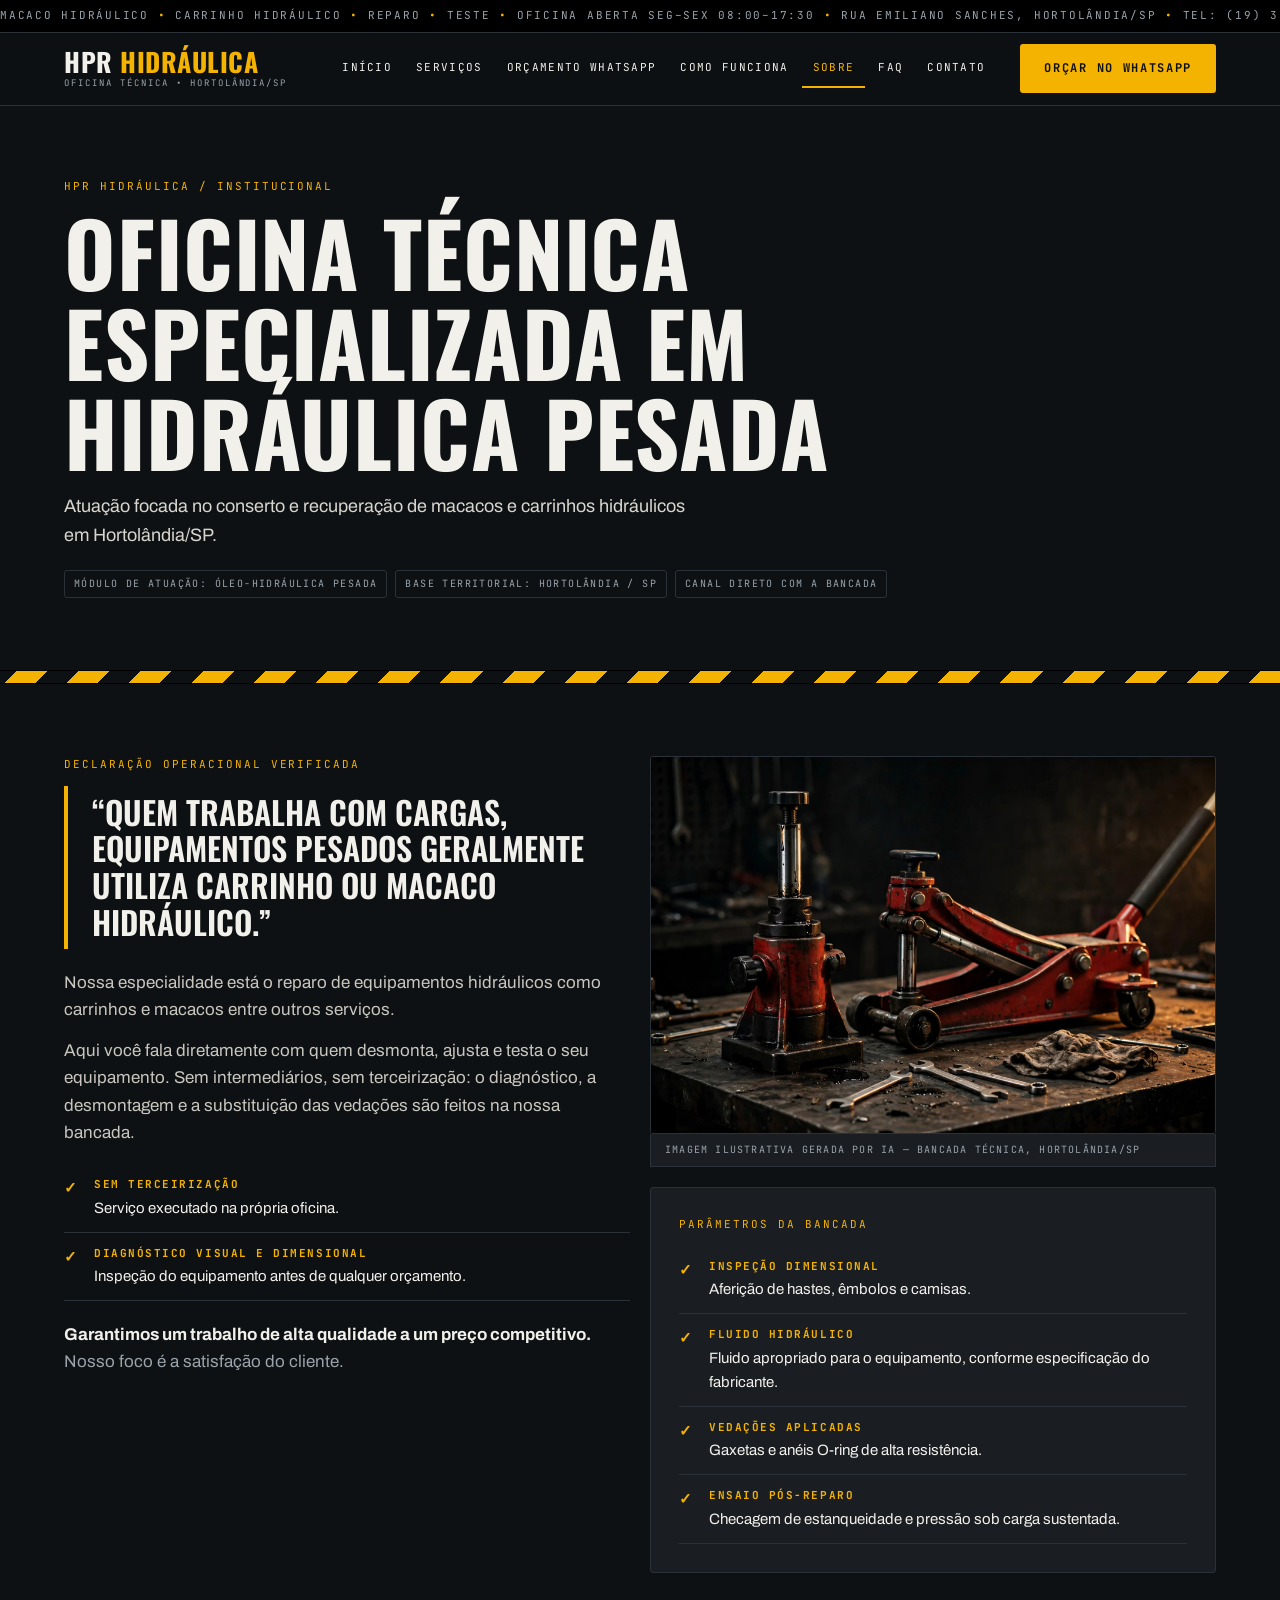
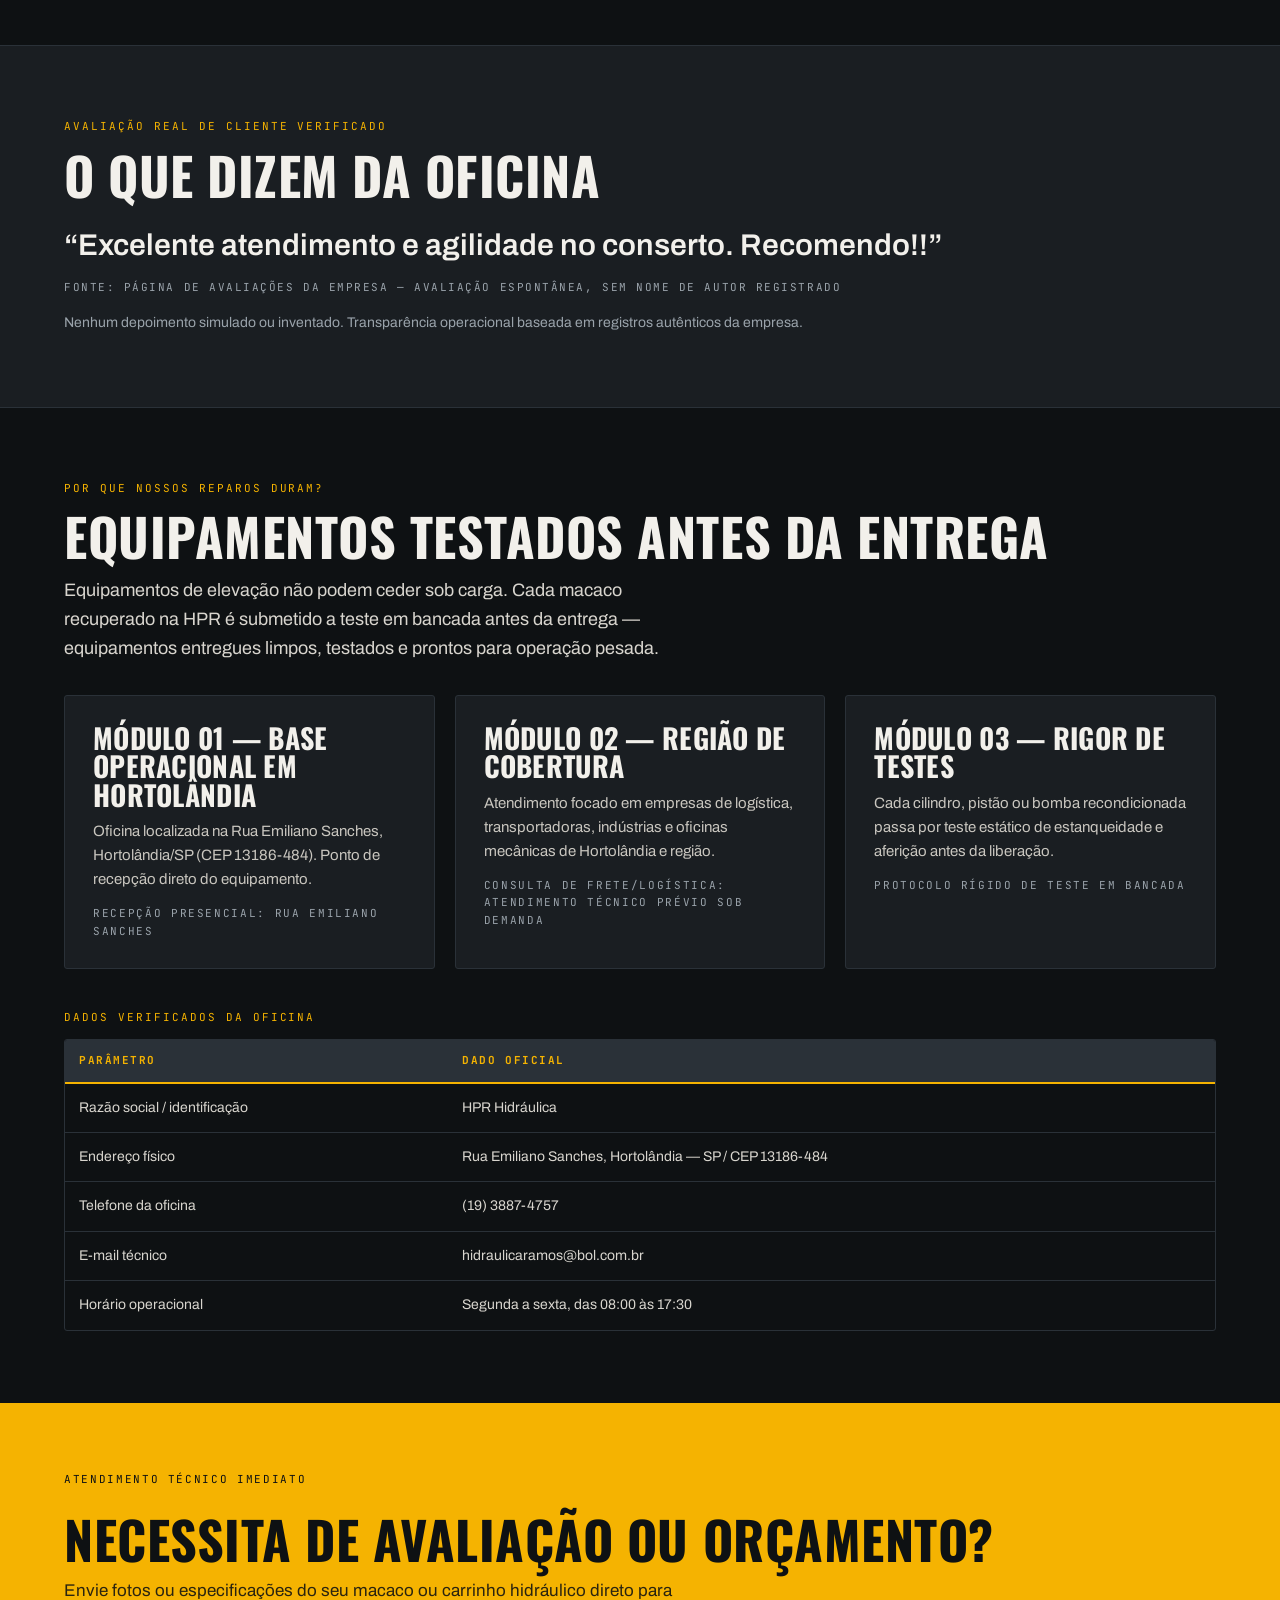
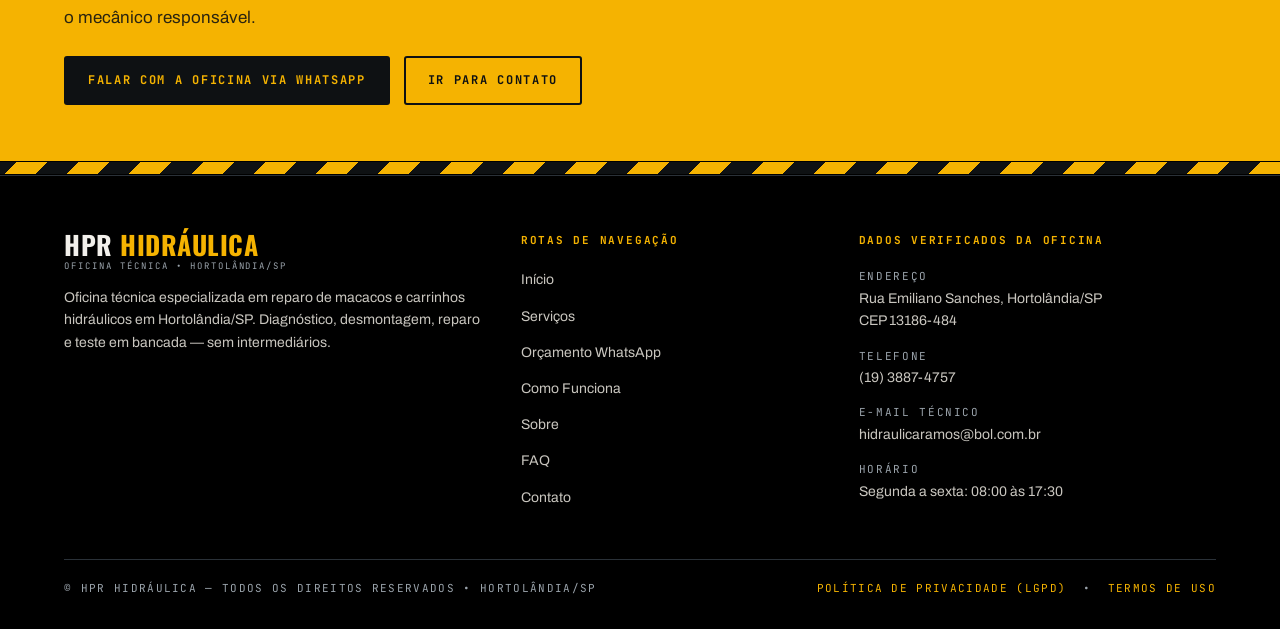
<file: sobre.html>
<!DOCTYPE html>
<html lang="pt-BR">
<head>
<meta charset="UTF-8">
<meta name="viewport" content="width=device-width, initial-scale=1.0">
<title>Sobre a Oficina — HPR Hidráulica | Hortolândia/SP</title>
<meta name="description" content="HPR Hidráulica — oficina técnica especializada em reparo de macacos e carrinhos hidráulicos em Hortolândia/SP.">
<link rel="stylesheet" href="assets/css/style.css">
</head>
<body>
<div class="topbar"><span class="marquee">MACACO HIDRÁULICO <b>•</b> CARRINHO HIDRÁULICO <b>•</b> REPARO <b>•</b> TESTE <b>•</b> OFICINA ABERTA SEG–SEX 08:00–17:30 <b>•</b> RUA EMILIANO SANCHES, HORTOLÂNDIA/SP <b>•</b> TEL: (19) 3887-4757 <b>•</b> MACACO HIDRÁULICO <b>•</b> CARRINHO HIDRÁULICO <b>•</b> REPARO <b>•</b> TESTE <b>•</b> OFICINA ABERTA SEG–SEX 08:00–17:30 <b>•</b> RUA EMILIANO SANCHES, HORTOLÂNDIA/SP <b>•</b> TEL: (19) 3887-4757 <b>•</b> </span></div>
<header class="site"><div class="wrap header-in">
<a class="logo" href="index.html" aria-label="HPR Hidráulica — Início"><span class="l1">HPR <span>HIDRÁULICA</span></span><span class="l2">Oficina técnica • Hortolândia/SP</span></a>
<button class="burger" aria-label="Abrir menu" aria-expanded="false"><span></span><span></span><span></span></button>
<nav class="main" aria-label="Navegação principal"><ul><li><a href="index.html">Início</a></li><li><a href="servicos.html">Serviços</a></li><li><a href="orcamento.html">Orçamento WhatsApp</a></li><li><a href="como-funciona.html">Como Funciona</a></li><li><a href="sobre.html" class="active" aria-current="page">Sobre</a></li><li><a href="faq.html">FAQ</a></li><li><a href="contato.html">Contato</a></li></ul></nav>
<a class="btn btn-amber header-cta" href="orcamento.html">Orçar no WhatsApp</a>
</div></header>
<main>
<section><div class="wrap">
<p class="eyebrow reveal">HPR Hidráulica / Institucional</p>
<h1 class="reveal">Oficina técnica especializada em hidráulica pesada</h1>
<p class="lead reveal" style="margin-top:16px">Atuação focada no conserto e recuperação de macacos e carrinhos hidráulicos em Hortolândia/SP.</p>
<div class="chips reveal" style="margin-top:20px"><span class="tag">Módulo de atuação: óleo-hidráulica pesada</span><span class="tag">Base territorial: Hortolândia / SP</span><span class="tag">Canal direto com a bancada</span></div>
</div></section>
<div class="hazard"></div>
<section><div class="wrap grid-2">
<div class="reveal"><p class="eyebrow">Declaração operacional verificada</p>
<div class="quote-block"><blockquote>“Quem trabalha com cargas, equipamentos pesados geralmente utiliza carrinho ou macaco hidráulico.”</blockquote></div>
<p style="margin-top:20px;color:#C9C6BF">Nossa especialidade está o reparo de equipamentos hidráulicos como carrinhos e macacos entre outros serviços.</p>
<p style="margin-top:14px;color:#C9C6BF">Aqui você fala diretamente com quem desmonta, ajusta e testa o seu equipamento. Sem intermediários, sem terceirização: o diagnóstico, a desmontagem e a substituição das vedações são feitos na nossa bancada.</p>
<ul class="check-list" style="margin-top:18px">
<li><b>Sem terceirização</b>Serviço executado na própria oficina.</li>
<li><b>Diagnóstico visual e dimensional</b>Inspeção do equipamento antes de qualquer orçamento.</li></ul>
<p style="margin-top:20px"><strong>Garantimos um trabalho de alta qualidade a um preço competitivo.</strong><br><span style="color:var(--grey)">Nosso foco é a satisfação do cliente.</span></p></div>
<div class="reveal"><img src="assets/img/bancada-macaco.jpg" alt="Macacos hidráulicos sobre bancada de oficina" loading="lazy" style="border:1px solid var(--line);border-radius:3px">
<p class="img-note" style="border:1px solid var(--line);border-top:0">Imagem ilustrativa gerada por IA — bancada técnica, Hortolândia/SP</p>
<div class="panel" style="margin-top:20px"><p class="eyebrow">Parâmetros da bancada</p>
<ul class="check-list">
<li><b>Inspeção dimensional</b>Aferição de hastes, êmbolos e camisas.</li>
<li><b>Fluido hidráulico</b>Fluido apropriado para o equipamento, conforme especificação do fabricante.</li>
<li><b>Vedações aplicadas</b>Gaxetas e anéis O-ring de alta resistência.</li>
<li><b>Ensaio pós-reparo</b>Checagem de estanqueidade e pressão sob carga sustentada.</li></ul></div></div>
</div></section>
<section style="background:var(--steel);border-top:1px solid var(--line);border-bottom:1px solid var(--line)"><div class="wrap">
<p class="eyebrow reveal">Avaliação real de cliente verificado</p>
<h2 class="reveal" style="margin:6px 0 20px">O que dizem da oficina</h2>
<p class="review reveal" style="font-size:clamp(22px,3vw,30px)">“Excelente atendimento e agilidade no conserto. Recomendo!!”</p>
<p class="review-src reveal">Fonte: página de avaliações da empresa — avaliação espontânea, sem nome de autor registrado</p>
<p style="margin-top:16px;color:var(--grey);font-size:14px">Nenhum depoimento simulado ou inventado. Transparência operacional baseada em registros autênticos da empresa.</p>
</div></section>
<section><div class="wrap">
<p class="eyebrow reveal">Por que nossos reparos duram?</p>
<h2 class="reveal" style="margin:6px 0 14px">Equipamentos testados antes da entrega</h2>
<p class="lead reveal">Equipamentos de elevação não podem ceder sob carga. Cada macaco recuperado na HPR é submetido a teste em bancada antes da entrega — equipamentos entregues limpos, testados e prontos para operação pesada.</p>
<div class="grid-3" style="margin-top:32px">
<div class="panel reveal"><h3>Módulo 01 — Base operacional em Hortolândia</h3><p style="margin-top:10px;color:#C9C6BF;font-size:15px">Oficina localizada na Rua Emiliano Sanches, Hortolândia/SP (CEP 13186-484). Ponto de recepção direto do equipamento.</p><p class="mono" style="margin-top:14px">Recepção presencial: Rua Emiliano Sanches</p></div>
<div class="panel reveal"><h3>Módulo 02 — Região de cobertura</h3><p style="margin-top:10px;color:#C9C6BF;font-size:15px">Atendimento focado em empresas de logística, transportadoras, indústrias e oficinas mecânicas de Hortolândia e região.</p><p class="mono" style="margin-top:14px">Consulta de frete/logística: atendimento técnico prévio sob demanda</p></div>
<div class="panel reveal"><h3>Módulo 03 — Rigor de testes</h3><p style="margin-top:10px;color:#C9C6BF;font-size:15px">Cada cilindro, pistão ou bomba recondicionada passa por teste estático de estanqueidade e aferição antes da liberação.</p><p class="mono" style="margin-top:14px">Protocolo rígido de teste em bancada</p></div>
</div>
<div class="reveal" style="margin-top:40px"><p class="eyebrow">Dados verificados da oficina</p>
<div class="table-scroll"><table class="spec">
<thead><tr><th>Parâmetro</th><th>Dado oficial</th></tr></thead>
<tbody>
<tr><td>Razão social / identificação</td><td>HPR Hidráulica</td></tr>
<tr><td>Endereço físico</td><td>Rua Emiliano Sanches, Hortolândia — SP / CEP 13186-484</td></tr>
<tr><td>Telefone da oficina</td><td>(19) 3887-4757</td></tr>
<tr><td>E-mail técnico</td><td>hidraulicaramos@bol.com.br</td></tr>
<tr><td>Horário operacional</td><td>Segunda a sexta, das 08:00 às 17:30</td></tr>
</tbody></table></div></div>
</div></section>
<section class="cta-band"><div class="wrap reveal">
<p class="mono" style="color:#0E1113">Atendimento técnico imediato</p>
<h2>Necessita de avaliação ou orçamento?</h2><p>Envie fotos ou especificações do seu macaco ou carrinho hidráulico direto para o mecânico responsável.</p>
<div style="display:flex;gap:14px;flex-wrap:wrap"><a class="btn btn-dark" href="orcamento.html">Falar com a oficina via WhatsApp</a><a class="btn btn-ghost" href="contato.html">Ir para contato</a></div>
</div></section>
</main>
<div class="hazard"></div>
<footer class="site"><div class="wrap">
<div class="foot-grid">
<div><a class="logo" href="index.html"><span class="l1">HPR <span>HIDRÁULICA</span></span><span class="l2">Oficina técnica • Hortolândia/SP</span></a>
<p style="margin-top:16px">Oficina técnica especializada em reparo de macacos e carrinhos hidráulicos em Hortolândia/SP. Diagnóstico, desmontagem, reparo e teste em bancada — sem intermediários.</p></div>
<div><h4>Rotas de navegação</h4><ul><li><a href="index.html">Início</a></li><li><a href="servicos.html">Serviços</a></li><li><a href="orcamento.html">Orçamento WhatsApp</a></li><li><a href="como-funciona.html">Como Funciona</a></li><li><a href="sobre.html">Sobre</a></li><li><a href="faq.html">FAQ</a></li><li><a href="contato.html">Contato</a></li></ul></div>
<div><h4>Dados verificados da oficina</h4>
<p><span class="mono">Endereço</span><br>Rua Emiliano Sanches, Hortolândia/SP<br>CEP 13186-484</p>
<p style="margin-top:12px"><span class="mono">Telefone</span><br><a href="tel:+551938874757">(19) 3887-4757</a></p>
<p style="margin-top:12px"><span class="mono">E-mail técnico</span><br><a href="mailto:hidraulicaramos@bol.com.br">hidraulicaramos@bol.com.br</a></p>
<p style="margin-top:12px"><span class="mono">Horário</span><br>Segunda a sexta: 08:00 às 17:30</p></div>
</div>
<div class="foot-legal"><span>© HPR Hidráulica — Todos os direitos reservados • Hortolândia/SP</span>
<span><a href="privacidade.html">Política de Privacidade (LGPD)</a> &nbsp;•&nbsp; <a href="termos.html">Termos de Uso</a></span></div>
</div></footer>
<nav class="tabbar" aria-label="Navegação móvel"><a href="index.html"><span class="ic">01</span>Início</a><a href="servicos.html"><span class="ic">02</span>Serviços</a><a href="orcamento.html"><span class="ic">03</span>Orçar</a><a href="como-funciona.html"><span class="ic">04</span>Fluxo</a><a href="contato.html"><span class="ic">05</span>Contato</a></nav>
<script src="assets/js/main.js"></script>
</body>
</html>
</file>
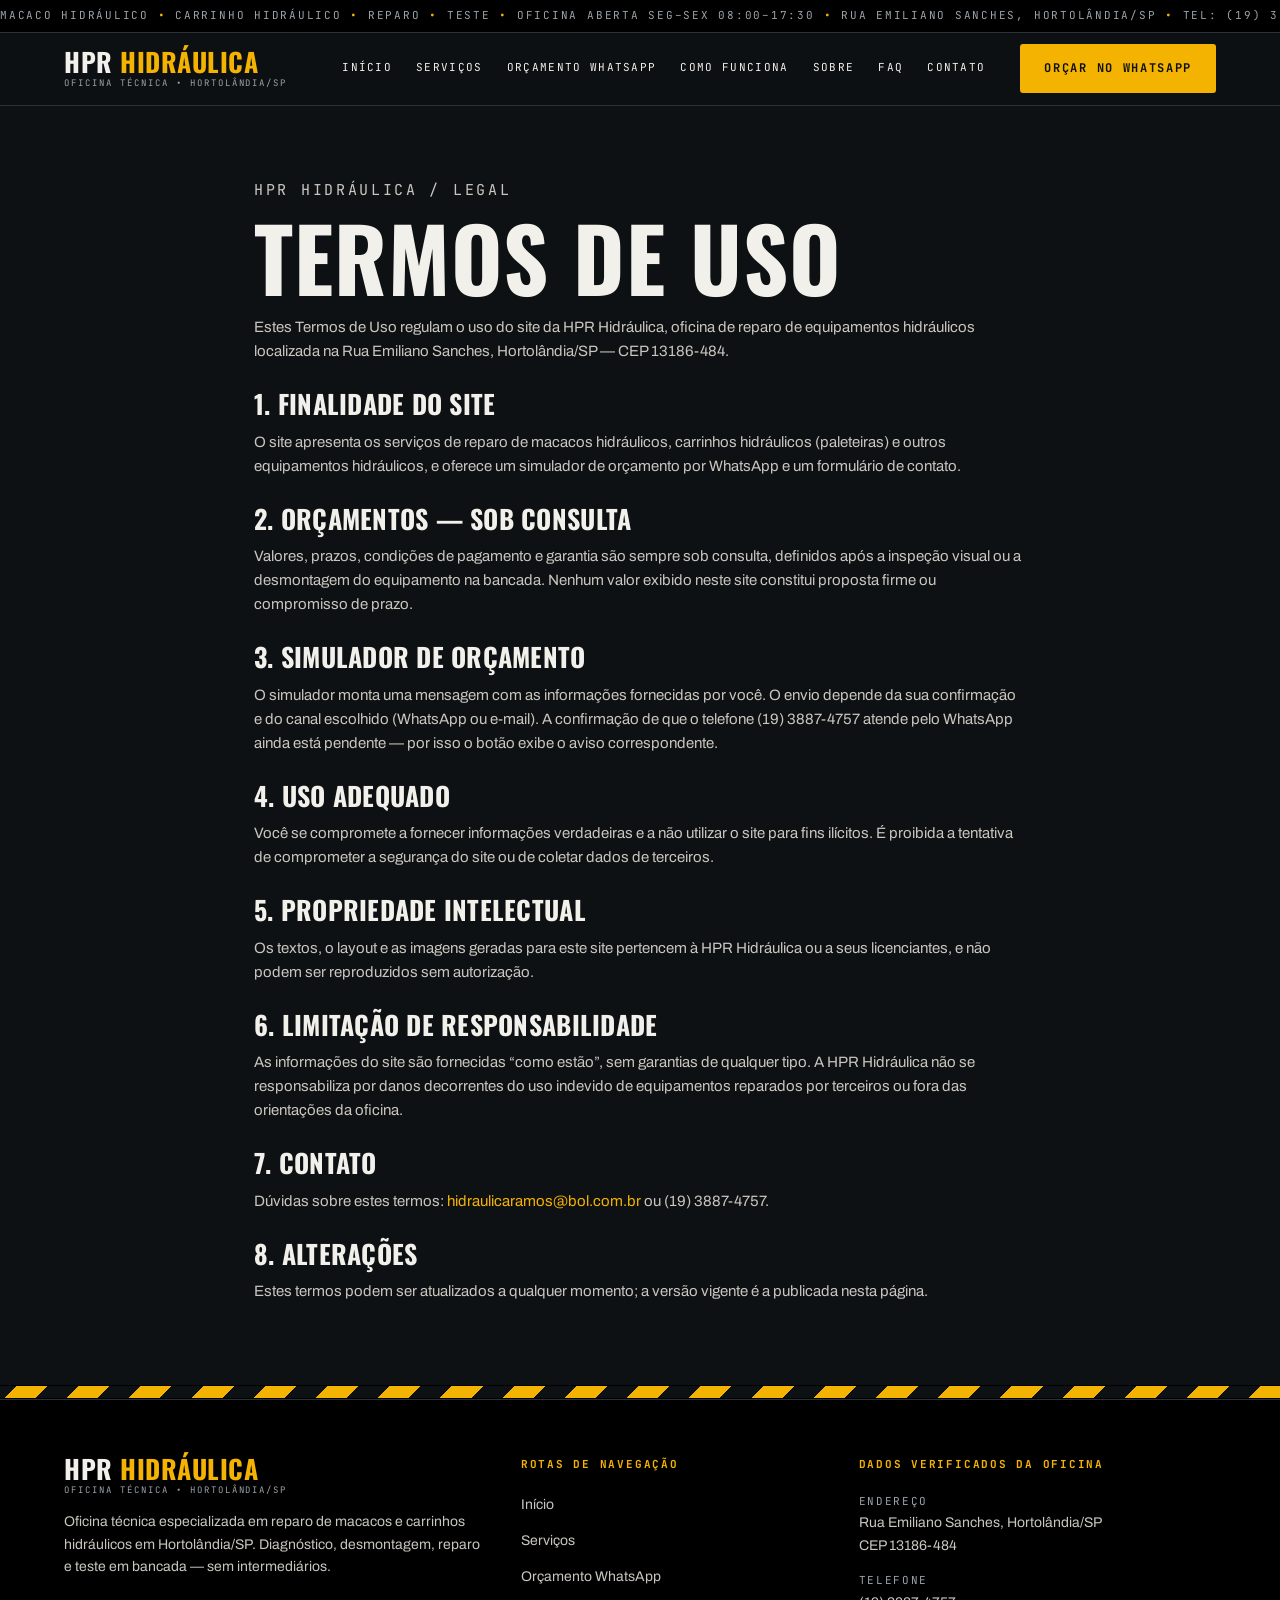
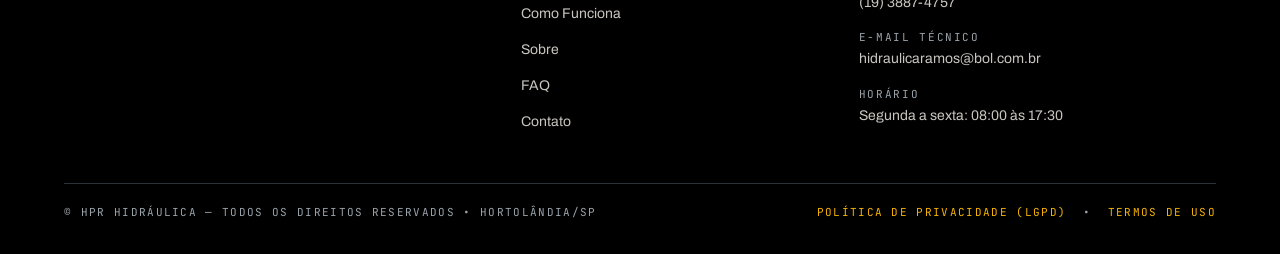
<file: termos.html>
<!DOCTYPE html>
<html lang="pt-BR">
<head>
<meta charset="UTF-8">
<meta name="viewport" content="width=device-width, initial-scale=1.0">
<title>Termos de Uso — HPR Hidráulica | Hortolândia/SP</title>
<meta name="description" content="Termos de Uso do site da HPR Hidráulica, Hortolândia/SP.">
<link rel="stylesheet" href="assets/css/style.css">
</head>
<body>
<div class="topbar"><span class="marquee">MACACO HIDRÁULICO <b>•</b> CARRINHO HIDRÁULICO <b>•</b> REPARO <b>•</b> TESTE <b>•</b> OFICINA ABERTA SEG–SEX 08:00–17:30 <b>•</b> RUA EMILIANO SANCHES, HORTOLÂNDIA/SP <b>•</b> TEL: (19) 3887-4757 <b>•</b> MACACO HIDRÁULICO <b>•</b> CARRINHO HIDRÁULICO <b>•</b> REPARO <b>•</b> TESTE <b>•</b> OFICINA ABERTA SEG–SEX 08:00–17:30 <b>•</b> RUA EMILIANO SANCHES, HORTOLÂNDIA/SP <b>•</b> TEL: (19) 3887-4757 <b>•</b> </span></div>
<header class="site"><div class="wrap header-in">
<a class="logo" href="index.html" aria-label="HPR Hidráulica — Início"><span class="l1">HPR <span>HIDRÁULICA</span></span><span class="l2">Oficina técnica • Hortolândia/SP</span></a>
<button class="burger" aria-label="Abrir menu" aria-expanded="false"><span></span><span></span><span></span></button>
<nav class="main" aria-label="Navegação principal"><ul><li><a href="index.html">Início</a></li><li><a href="servicos.html">Serviços</a></li><li><a href="orcamento.html">Orçamento WhatsApp</a></li><li><a href="como-funciona.html">Como Funciona</a></li><li><a href="sobre.html">Sobre</a></li><li><a href="faq.html">FAQ</a></li><li><a href="contato.html">Contato</a></li></ul></nav>
<a class="btn btn-amber header-cta" href="orcamento.html">Orçar no WhatsApp</a>
</div></header>
<main>
<section><div class="wrap legal">
<p class="eyebrow reveal">HPR Hidráulica / Legal</p>
<h1 class="reveal">Termos de Uso</h1>
<p class="reveal" style="margin-top:14px;color:#C9C6BF">Estes Termos de Uso regulam o uso do site da HPR Hidráulica, oficina de reparo de equipamentos hidráulicos localizada na Rua Emiliano Sanches, Hortolândia/SP — CEP 13186-484.</p>
<h2>1. Finalidade do site</h2>
<p>O site apresenta os serviços de reparo de macacos hidráulicos, carrinhos hidráulicos (paleteiras) e outros equipamentos hidráulicos, e oferece um simulador de orçamento por WhatsApp e um formulário de contato.</p>
<h2>2. Orçamentos — sob consulta</h2>
<p>Valores, prazos, condições de pagamento e garantia são sempre sob consulta, definidos após a inspeção visual ou a desmontagem do equipamento na bancada. Nenhum valor exibido neste site constitui proposta firme ou compromisso de prazo.</p>
<h2>3. Simulador de orçamento</h2>
<p>O simulador monta uma mensagem com as informações fornecidas por você. O envio depende da sua confirmação e do canal escolhido (WhatsApp ou e-mail). A confirmação de que o telefone (19) 3887-4757 atende pelo WhatsApp ainda está pendente — por isso o botão exibe o aviso correspondente.</p>
<h2>4. Uso adequado</h2>
<p>Você se compromete a fornecer informações verdadeiras e a não utilizar o site para fins ilícitos. É proibida a tentativa de comprometer a segurança do site ou de coletar dados de terceiros.</p>
<h2>5. Propriedade intelectual</h2>
<p>Os textos, o layout e as imagens geradas para este site pertencem à HPR Hidráulica ou a seus licenciantes, e não podem ser reproduzidos sem autorização.</p>
<h2>6. Limitação de responsabilidade</h2>
<p>As informações do site são fornecidas “como estão”, sem garantias de qualquer tipo. A HPR Hidráulica não se responsabiliza por danos decorrentes do uso indevido de equipamentos reparados por terceiros ou fora das orientações da oficina.</p>
<h2>7. Contato</h2>
<p>Dúvidas sobre estes termos: <a href="mailto:hidraulicaramos@bol.com.br">hidraulicaramos@bol.com.br</a> ou (19) 3887-4757.</p>
<h2>8. Alterações</h2>
<p>Estes termos podem ser atualizados a qualquer momento; a versão vigente é a publicada nesta página.</p>
</div></section>
</main>
<div class="hazard"></div>
<footer class="site"><div class="wrap">
<div class="foot-grid">
<div><a class="logo" href="index.html"><span class="l1">HPR <span>HIDRÁULICA</span></span><span class="l2">Oficina técnica • Hortolândia/SP</span></a>
<p style="margin-top:16px">Oficina técnica especializada em reparo de macacos e carrinhos hidráulicos em Hortolândia/SP. Diagnóstico, desmontagem, reparo e teste em bancada — sem intermediários.</p></div>
<div><h4>Rotas de navegação</h4><ul><li><a href="index.html">Início</a></li><li><a href="servicos.html">Serviços</a></li><li><a href="orcamento.html">Orçamento WhatsApp</a></li><li><a href="como-funciona.html">Como Funciona</a></li><li><a href="sobre.html">Sobre</a></li><li><a href="faq.html">FAQ</a></li><li><a href="contato.html">Contato</a></li></ul></div>
<div><h4>Dados verificados da oficina</h4>
<p><span class="mono">Endereço</span><br>Rua Emiliano Sanches, Hortolândia/SP<br>CEP 13186-484</p>
<p style="margin-top:12px"><span class="mono">Telefone</span><br><a href="tel:+551938874757">(19) 3887-4757</a></p>
<p style="margin-top:12px"><span class="mono">E-mail técnico</span><br><a href="mailto:hidraulicaramos@bol.com.br">hidraulicaramos@bol.com.br</a></p>
<p style="margin-top:12px"><span class="mono">Horário</span><br>Segunda a sexta: 08:00 às 17:30</p></div>
</div>
<div class="foot-legal"><span>© HPR Hidráulica — Todos os direitos reservados • Hortolândia/SP</span>
<span><a href="privacidade.html">Política de Privacidade (LGPD)</a> &nbsp;•&nbsp; <a href="termos.html">Termos de Uso</a></span></div>
</div></footer>
<nav class="tabbar" aria-label="Navegação móvel"><a href="index.html"><span class="ic">01</span>Início</a><a href="servicos.html"><span class="ic">02</span>Serviços</a><a href="orcamento.html"><span class="ic">03</span>Orçar</a><a href="como-funciona.html"><span class="ic">04</span>Fluxo</a><a href="contato.html"><span class="ic">05</span>Contato</a></nav>
<script src="assets/js/main.js"></script>
</body>
</html>
</file>
<file: assets/css/style.css>
/* HPR Hidráulica — "AÇO & ÂMBAR" | static, dependency-free */
@font-face{font-family:'Oswald';font-style:normal;font-weight:600;font-display:swap;src:url('../fonts/oswald-600.woff2') format('woff2')}
@font-face{font-family:'Oswald';font-style:normal;font-weight:700;font-display:swap;src:url('../fonts/oswald-700.woff2') format('woff2')}
@font-face{font-family:'Archivo';font-style:normal;font-weight:400;font-display:swap;src:url('../fonts/archivo-400.woff2') format('woff2')}
@font-face{font-family:'Archivo';font-style:normal;font-weight:500;font-display:swap;src:url('../fonts/archivo-500.woff2') format('woff2')}
@font-face{font-family:'Archivo';font-style:normal;font-weight:600;font-display:swap;src:url('../fonts/archivo-600.woff2') format('woff2')}
@font-face{font-family:'Archivo';font-style:normal;font-weight:700;font-display:swap;src:url('../fonts/archivo-700.woff2') format('woff2')}
@font-face{font-family:'JetBrains Mono';font-style:normal;font-weight:400;font-display:swap;src:url('../fonts/jetbrains-mono-400.woff2') format('woff2')}
@font-face{font-family:'JetBrains Mono';font-style:normal;font-weight:500;font-display:swap;src:url('../fonts/jetbrains-mono-500.woff2') format('woff2')}
@font-face{font-family:'JetBrains Mono';font-style:normal;font-weight:700;font-display:swap;src:url('../fonts/jetbrains-mono-700.woff2') format('woff2')}

:root{
  --graphite:#0E1113; --steel:#1A1E22; --steel2:#2A3138; --steel3:#232A30;
  --amber:#F5B301; --amber-dark:#D99A00; --ink:#F2F0EB; --grey:#9AA3AB;
  --red:#E5484D; --line:#2A3138; --radius:3px;
  --font-display:'Oswald',sans-serif; --font-body:'Archivo',sans-serif; --font-mono:'JetBrains Mono',monospace;
}
*{box-sizing:border-box;margin:0;padding:0}
html{scroll-behavior:smooth}
body{background:var(--graphite);color:var(--ink);font-family:var(--font-body);font-size:17px;line-height:1.6;-webkit-font-smoothing:antialiased;overflow-x:hidden}
img{max-width:100%;display:block}
a{color:var(--amber);text-decoration:none}
a:hover{color:var(--amber-dark)}
::selection{background:var(--amber);color:#0E1113}
:focus-visible{outline:3px solid var(--amber);outline-offset:2px}
.wrap{max-width:1200px;margin:0 auto;padding:0 24px}
.mono{font-family:var(--font-mono);font-size:11px;letter-spacing:.15em;text-transform:uppercase;color:var(--grey)}
.eyebrow{font-family:var(--font-mono);font-size:11px;letter-spacing:.18em;text-transform:uppercase;color:var(--amber);margin-bottom:12px}
h1,h2,h3{font-family:var(--font-display);text-transform:uppercase;line-height:1.02;letter-spacing:.01em;font-weight:700}
h1{font-size:clamp(44px,7vw,88px)}
h2{font-size:clamp(30px,4.4vw,52px)}
h3{font-size:clamp(20px,2.6vw,28px)}
.lead{font-size:18px;color:#D8D5CE;max-width:640px}
section{padding:72px 0}
.hazard{height:14px;background:repeating-linear-gradient(-45deg,var(--amber) 0 22px,#0E1113 22px 44px);border-top:1px solid #000;border-bottom:1px solid #000}
.hazard-thin{height:8px;background:repeating-linear-gradient(-45deg,var(--amber) 0 14px,#0E1113 14px 28px)}

/* ---- top marquee ---- */
.topbar{background:#000;border-bottom:1px solid var(--line);overflow:hidden;white-space:nowrap}
.topbar .marquee{display:inline-block;padding:7px 0;font-family:var(--font-mono);font-size:11px;letter-spacing:.16em;text-transform:uppercase;color:var(--grey);animation:scroll 36s linear infinite}
.topbar .marquee b{color:var(--amber);font-weight:500}
@keyframes scroll{from{transform:translateX(0)}to{transform:translateX(-50%)}}

/* ---- header ---- */
header.site{position:sticky;top:0;z-index:60;background:rgba(14,17,19,.96);backdrop-filter:blur(6px);border-bottom:1px solid var(--line)}
.header-in{display:flex;align-items:center;gap:24px;height:72px}
.logo{display:flex;flex-direction:column;line-height:1;text-decoration:none}
.logo .l1{font-family:var(--font-display);font-weight:700;font-size:26px;letter-spacing:.02em;color:var(--ink);text-transform:uppercase}
.logo .l1 span{color:var(--amber)}
.logo .l2{font-family:var(--font-mono);font-size:9px;letter-spacing:.22em;color:var(--grey);margin-top:4px;text-transform:uppercase}
nav.main{margin-left:auto}
nav.main ul{display:flex;list-style:none;gap:2px}
nav.main a{display:block;padding:10px 11px;font-family:var(--font-mono);font-size:11px;letter-spacing:.12em;text-transform:uppercase;color:var(--ink);border-bottom:2px solid transparent}
nav.main a:hover{color:var(--amber)}
nav.main a.active{color:var(--amber);border-bottom-color:var(--amber)}
.btn{display:inline-flex;align-items:center;justify-content:center;gap:10px;min-height:48px;padding:13px 22px;font-family:var(--font-mono);font-size:12px;font-weight:700;letter-spacing:.14em;text-transform:uppercase;border:2px solid transparent;border-radius:var(--radius);cursor:pointer;transition:transform .12s ease,background .15s ease,color .15s ease;text-decoration:none}
.btn:active{transform:scale(.97)}
.btn-amber{background:var(--amber);color:#0E1113}
.btn-amber:hover{background:var(--amber-dark);color:#0E1113}
.btn-ghost{background:transparent;color:var(--ink);border-color:var(--steel2)}
.btn-ghost:hover{border-color:var(--amber);color:var(--amber)}
.btn-block{width:100%}
.header-cta{white-space:nowrap}
.burger{display:none;background:none;border:1px solid var(--steel2);border-radius:var(--radius);width:46px;height:46px;cursor:pointer;flex-direction:column;align-items:center;justify-content:center;gap:5px}
.burger span{display:block;width:20px;height:2px;background:var(--ink)}

/* ---- hero ---- */
.hero{padding:64px 0 56px}
.hero-grid{display:grid;grid-template-columns:1.15fr .85fr;gap:48px;align-items:start}
.hero h1 .hl{color:var(--amber)}
.hero h1 .red{color:var(--red)}
.hero .sub{margin:20px 0 28px;font-size:19px;color:#D8D5CE;max-width:560px}
.hero-ctas{display:flex;gap:14px;flex-wrap:wrap}
.hero-meta{margin-top:28px;display:flex;flex-wrap:wrap;gap:8px 22px}
.hero-meta span{font-family:var(--font-mono);font-size:11px;letter-spacing:.14em;text-transform:uppercase;color:var(--grey)}
.hero-meta b{color:var(--amber);font-weight:500}
.ficha{background:var(--steel);border:1px solid var(--line);border-radius:var(--radius);overflow:hidden}
.ficha-head{background:var(--steel2);padding:12px 18px;display:flex;justify-content:space-between;align-items:center;flex-wrap:wrap;gap:4px 12px}
.ficha-head .dot{width:9px;height:9px;background:var(--amber);display:inline-block;margin-right:8px}
.ficha-body{padding:20px}
.ficha-row{display:flex;justify-content:space-between;gap:16px;padding:11px 0;border-bottom:1px solid var(--line);font-size:14px}
.ficha-row:last-child{border-bottom:0}
.ficha-row .k{font-family:var(--font-mono);font-size:11px;letter-spacing:.14em;text-transform:uppercase;color:var(--grey);flex-shrink:0;padding-top:2px}
.ficha-row .v{text-align:right;font-weight:500}
.ficha .warn{margin-top:16px;border:1px solid var(--red);background:rgba(229,72,77,.08);padding:14px 16px;font-size:14px}
.ficha .warn b{color:var(--red)}
.ficha-cta{margin-top:16px}
.ficha img{width:100%;height:180px;object-fit:cover;border-top:1px solid var(--line)}
.img-note{font-family:var(--font-mono);font-size:10px;letter-spacing:.12em;text-transform:uppercase;color:var(--grey);padding:8px 14px;background:var(--steel);border-top:1px solid var(--line)}

/* ---- generic blocks ---- */
.sec-head{margin-bottom:36px;max-width:760px}
.sec-head h2{margin:6px 0 14px}
.panel{background:var(--steel);border:1px solid var(--line);border-radius:var(--radius);padding:28px}
.grid-3{display:grid;grid-template-columns:repeat(3,1fr);gap:20px}
.grid-2{display:grid;grid-template-columns:1fr 1fr;gap:20px}
.svc{position:relative;display:flex;flex-direction:column}
.svc .num{font-family:var(--font-display);font-size:64px;font-weight:700;color:var(--steel2);line-height:1}
.svc h3{margin:10px 0 12px}
.svc p{color:#C9C6BF;font-size:15px}
.svc ul{list-style:none;margin:16px 0 20px}
.svc li{padding:9px 0 9px 22px;border-top:1px solid var(--line);font-size:14px;position:relative}
.svc li::before{content:"";position:absolute;left:0;top:17px;width:10px;height:10px;background:var(--amber)}
.svc .price{margin-top:auto;font-family:var(--font-mono);font-size:11px;letter-spacing:.14em;text-transform:uppercase;color:var(--amber)}
.svc .btn{margin-top:14px}
.steps{display:grid;grid-template-columns:repeat(3,1fr);gap:20px;counter-reset:step}
.step{border:1px solid var(--line);background:var(--steel);padding:26px;border-radius:var(--radius)}
.step .n{font-family:var(--font-display);font-size:40px;font-weight:700;color:var(--amber)}
.step h3{margin:8px 0 10px}
.step p{font-size:15px;color:#C9C6BF}
.quote-block{border-left:4px solid var(--amber);padding:8px 0 8px 24px}
.quote-block blockquote{font-family:var(--font-display);font-size:clamp(22px,3vw,32px);text-transform:uppercase;line-height:1.15;font-weight:600}
.quote-block cite{display:block;margin-top:14px;font-style:normal}
.review{font-size:20px;font-weight:600}
.review-src{font-family:var(--font-mono);font-size:11px;letter-spacing:.14em;text-transform:uppercase;color:var(--grey);margin-top:10px}
table.spec{width:100%;border-collapse:collapse;font-size:14px}
table.spec th{font-family:var(--font-mono);font-size:11px;letter-spacing:.14em;text-transform:uppercase;color:var(--amber);text-align:left;padding:12px 14px;border-bottom:2px solid var(--amber);background:var(--steel2)}
table.spec td{padding:13px 14px;border-bottom:1px solid var(--line);vertical-align:top;color:#D8D5CE}
table.spec tr:last-child td{border-bottom:0}
.table-scroll{overflow-x:auto;border:1px solid var(--line);border-radius:var(--radius)}
.cta-band{background:var(--amber);color:#0E1113;padding:56px 0}
.cta-band h2{color:#0E1113}
.cta-band p{color:#2A2410;max-width:620px;margin:12px 0 24px}
.cta-band .btn-ghost{border-color:#0E1113;color:#0E1113}
.cta-band .btn-ghost:hover{background:#0E1113;color:var(--amber)}
.cta-band .btn-dark{background:#0E1113;color:var(--amber)}
.cta-band .btn-dark:hover{background:#1A1E22;color:var(--amber)}
.alert-strip{background:var(--red);color:#fff;padding:14px 0;font-family:var(--font-mono);font-size:12px;letter-spacing:.14em;text-transform:uppercase;text-align:center}
.check-list{list-style:none}
.check-list li{padding:12px 0 12px 30px;border-bottom:1px solid var(--line);position:relative;font-size:15px}
.check-list li::before{content:"✓";position:absolute;left:0;top:12px;color:var(--amber);font-weight:700}
.check-list li b{display:block;font-family:var(--font-mono);font-size:11px;letter-spacing:.14em;text-transform:uppercase;color:var(--amber);margin-bottom:2px}
.tag{display:inline-block;font-family:var(--font-mono);font-size:10px;letter-spacing:.14em;text-transform:uppercase;border:1px solid var(--steel2);color:var(--grey);padding:5px 9px;border-radius:var(--radius)}
.tag.amber{border-color:var(--amber);color:var(--amber)}
.chips{display:flex;flex-wrap:wrap;gap:8px}

/* ---- bot (orcamento) ---- */
.bot-layout{display:grid;grid-template-columns:minmax(0,460px) 1fr;gap:40px;align-items:start}
.phone{background:#111417;border:1px solid var(--line);border-radius:14px;overflow:hidden;box-shadow:0 24px 60px rgba(0,0,0,.5)}
.phone-head{background:#1F2429;padding:14px 18px;border-bottom:1px solid var(--line);display:flex;align-items:center;gap:12px}
.phone-head .avatar{width:40px;height:40px;background:var(--amber);color:#0E1113;font-family:var(--font-display);font-weight:700;display:flex;align-items:center;justify-content:center;font-size:18px;border-radius:var(--radius);flex-shrink:0}
.phone-head .who{line-height:1.25}
.phone-head .who b{font-size:15px}
.phone-head .who span{display:block;font-family:var(--font-mono);font-size:10px;letter-spacing:.12em;text-transform:uppercase;color:#7ED07E}
.phone-head .mock-tag{margin-left:auto}
.chat{padding:18px 16px 22px;display:flex;flex-direction:column;gap:18px;background:#0B0E10}
.bubble{max-width:92%;padding:12px 14px;border-radius:8px;font-size:14px;line-height:1.55}
.bubble.in{background:#1F2429;align-self:flex-start;border-bottom-left-radius:2px}
.bubble .meta{font-family:var(--font-mono);font-size:9px;letter-spacing:.14em;text-transform:uppercase;color:var(--grey);display:block;margin-bottom:5px}
.bot-step{border:1px solid var(--line);border-radius:var(--radius);background:var(--steel);padding:16px}
.bot-step.done{border-color:var(--steel2);opacity:.92}
.bot-step.locked{opacity:.45}
.bot-step h4{font-family:var(--font-mono);font-size:11px;letter-spacing:.14em;text-transform:uppercase;color:var(--amber);margin-bottom:4px}
.bot-step .req{color:var(--red)}
.bot-step p.hint{font-size:13px;color:var(--grey);margin-bottom:12px}
.opt-grid{display:grid;grid-template-columns:1fr 1fr;gap:10px}
.opt{display:flex;align-items:center;gap:10px;min-height:48px;padding:11px 13px;background:var(--graphite);border:1px solid var(--steel2);border-radius:var(--radius);color:var(--ink);font-family:var(--font-body);font-size:14px;font-weight:500;cursor:pointer;text-align:left;transition:border-color .15s,background .15s}
.opt .radio{width:18px;height:18px;border:2px solid var(--grey);border-radius:50%;flex-shrink:0;position:relative}
.opt:hover{border-color:var(--amber)}
.opt.selected{background:var(--amber);border-color:var(--amber);color:#0E1113;font-weight:600}
.opt.selected .radio{border-color:#0E1113}
.opt.selected .radio::after{content:"";position:absolute;inset:3px;background:#0E1113;border-radius:50%}
.opt:focus-visible{outline:3px solid var(--amber);outline-offset:2px}
.field{margin-bottom:14px}
.field label{display:block;font-family:var(--font-mono);font-size:11px;letter-spacing:.14em;text-transform:uppercase;color:var(--grey);margin-bottom:6px}
.field input,.field select,.field textarea{width:100%;min-height:48px;background:var(--graphite);border:1px solid var(--steel2);border-radius:var(--radius);color:var(--ink);font-family:var(--font-body);font-size:15px;padding:12px 14px}
.field textarea{min-height:120px;resize:vertical}
.field input:focus,.field select:focus,.field textarea:focus{border-color:var(--amber);outline:none}
.field .err{display:none;color:var(--red);font-size:13px;margin-top:6px}
.field.invalid input,.field.invalid select,.field.invalid textarea{border-color:var(--red)}
.field.invalid .err{display:block}
.bot-err{display:none;color:var(--red);font-size:13px;margin-top:10px}
.bot-err.show{display:block}
.upload-zone{border:1px dashed var(--steel2);border-radius:var(--radius);padding:18px;text-align:center}
.upload-zone .file-btn{display:inline-flex}
.photo-preview{display:none;margin-top:12px;align-items:center;gap:12px;background:var(--graphite);border:1px solid var(--line);border-radius:var(--radius);padding:10px}
.photo-preview.show{display:flex}
.photo-preview img{width:64px;height:64px;object-fit:cover;border-radius:var(--radius)}
.photo-preview .fname{font-size:13px;font-weight:600;word-break:break-all}
.photo-preview .fsize{font-family:var(--font-mono);font-size:11px;color:var(--grey)}
.photo-preview button{margin-left:auto}
.linklike{background:none;border:0;color:var(--amber);font-size:13px;cursor:pointer;text-decoration:underline;padding:6px 0}
.summary{background:#0B0E10;border:1px solid var(--amber);border-radius:var(--radius);padding:18px;font-family:var(--font-mono);font-size:13px;line-height:1.7;white-space:pre-wrap;word-break:break-word;color:#E8E6E0}
.wa-note{font-size:13px;color:var(--grey);margin-top:10px}
.wa-note b{color:var(--amber)}
.consent{display:flex;gap:10px;align-items:flex-start;font-size:13px;color:#C9C6BF;margin:14px 0}
.consent input{width:20px;height:20px;accent-color:var(--amber);flex-shrink:0;margin-top:2px}
.side-list{list-style:none;counter-reset:side}
.side-list li{counter-increment:side;padding:16px 0 16px 52px;border-bottom:1px solid var(--line);position:relative}
.side-list li::before{content:counter(side,decimal-leading-zero);position:absolute;left:0;top:14px;font-family:var(--font-display);font-size:28px;font-weight:700;color:var(--amber)}
.side-list b{display:block;text-transform:uppercase;font-family:var(--font-display);letter-spacing:.03em;font-size:17px}
.side-list p{font-size:14px;color:#C9C6BF}

/* ---- faq ---- */
.faq-index{display:flex;flex-wrap:wrap;gap:10px;margin-bottom:28px}
.faq-index a{border:1px solid var(--steel2);padding:10px 14px;font-family:var(--font-mono);font-size:11px;letter-spacing:.12em;text-transform:uppercase;color:var(--ink);border-radius:var(--radius)}
.faq-index a:hover{border-color:var(--amber);color:var(--amber)}
.faq-item{border:1px solid var(--line);background:var(--steel);border-radius:var(--radius);margin-bottom:12px;overflow:hidden}
.faq-q{width:100%;display:flex;justify-content:space-between;align-items:center;gap:16px;background:none;border:0;color:var(--ink);padding:20px 22px;cursor:pointer;text-align:left}
.faq-q h3{font-size:19px}
.faq-q .idx{font-family:var(--font-mono);font-size:11px;color:var(--amber);letter-spacing:.14em;flex-shrink:0}
.faq-q .pm{font-family:var(--font-display);font-size:26px;color:var(--amber);flex-shrink:0;line-height:1}
.faq-a{display:none;padding:0 22px 22px}
.faq-item.open .faq-a{display:block}
.faq-item.open .pm{transform:rotate(45deg)}
.faq-a p{color:#C9C6BF;font-size:15px;margin-bottom:12px}
.faq-a .sob{font-family:var(--font-mono);font-size:11px;letter-spacing:.14em;text-transform:uppercase;color:var(--amber)}

/* ---- timeline (como funciona) ---- */
.timeline{display:grid;grid-template-columns:repeat(4,1fr);gap:20px}
.tl{border-top:3px solid var(--amber);padding-top:18px}
.tl .n{font-family:var(--font-display);font-size:44px;font-weight:700;color:var(--amber);line-height:1}
.tl h3{margin:10px 0}
.tl p{font-size:14px;color:#C9C6BF}
.checklist-box .done-count{font-family:var(--font-mono);font-size:12px;letter-spacing:.14em;color:var(--amber)}
.check-item{display:flex;gap:12px;align-items:flex-start;padding:14px 0;border-bottom:1px solid var(--line);cursor:pointer;font-size:15px}
.check-item input{width:22px;height:22px;accent-color:var(--amber);flex-shrink:0;margin-top:2px}
.check-item.checked{color:var(--grey);text-decoration:line-through}

/* ---- contact ---- */
.contact-grid{display:grid;grid-template-columns:1fr 1.2fr;gap:40px;align-items:start}
.data-row{padding:16px 0;border-bottom:1px solid var(--line)}
.data-row .k{font-family:var(--font-mono);font-size:11px;letter-spacing:.14em;text-transform:uppercase;color:var(--grey)}
.data-row .v{font-size:18px;font-weight:600;margin-top:4px}
.map-panel{border:1px solid var(--line);border-radius:var(--radius);overflow:hidden;background:var(--steel)}
.map-panel svg{display:block;width:100%;height:auto}
.map-panel .cap{padding:14px 18px;font-family:var(--font-mono);font-size:11px;letter-spacing:.12em;text-transform:uppercase;color:var(--grey)}
.form-ok{display:none;border:1px solid var(--amber);background:rgba(245,179,1,.08);padding:22px;border-radius:var(--radius)}
.form-ok.show{display:block}
.form-ok h3{color:var(--amber);margin-bottom:8px}

/* ---- legal ---- */
.legal{max-width:820px}
.legal h2{margin:28px 0 12px;font-size:26px}
.legal p,.legal li{color:#C9C6BF;font-size:15px;margin-bottom:10px}
.legal ul{padding-left:20px}

/* ---- footer ---- */
footer.site{background:#000;border-top:1px solid var(--line);padding:56px 0 32px}
.foot-grid{display:grid;grid-template-columns:1.4fr 1fr 1.2fr;gap:40px}
.foot-grid h4{font-family:var(--font-mono);font-size:11px;letter-spacing:.16em;text-transform:uppercase;color:var(--amber);margin-bottom:16px}
.foot-grid ul{list-style:none}
.foot-grid li{margin-bottom:9px}
.foot-grid a{color:#C9C6BF;font-size:14px}
.foot-grid a:hover{color:var(--amber)}
.foot-grid p{color:#C9C6BF;font-size:14px}
.foot-legal{margin-top:40px;padding-top:20px;border-top:1px solid var(--line);display:flex;justify-content:space-between;gap:16px;flex-wrap:wrap;font-family:var(--font-mono);font-size:11px;letter-spacing:.12em;text-transform:uppercase;color:var(--grey)}
.tabbar{display:none}

/* ---- reveal ---- */
.reveal{opacity:0;transform:translateY(18px);transition:opacity .55s cubic-bezier(.16,1,.3,1),transform .55s cubic-bezier(.16,1,.3,1)}
.reveal.in{opacity:1;transform:none}
@media (prefers-reduced-motion:reduce){
  .reveal{opacity:1;transform:none;transition:none}
  .topbar .marquee{animation:none}
  html{scroll-behavior:auto}
}

/* ---- responsive ---- */
@media (max-width:1020px){
  nav.main{display:none}
  .burger{display:flex;margin-left:auto}
  nav.main.open{display:block;position:absolute;top:72px;left:0;right:0;background:#0E1113;border-bottom:1px solid var(--line);padding:10px 24px 18px}
  nav.main.open ul{flex-direction:column}
  nav.main.open a{padding:13px 4px;border-bottom:1px solid var(--line);font-size:13px}
  .header-cta{display:none}
  .hero-grid{grid-template-columns:1fr;gap:32px}
  .grid-3,.timeline{grid-template-columns:1fr 1fr}
  .bot-layout,.contact-grid{grid-template-columns:1fr}
  .foot-grid{grid-template-columns:1fr 1fr}
}
@media (max-width:640px){
  body{font-size:16px}
  section{padding:52px 0}
  .wrap{padding:0 18px}
  .grid-3,.grid-2,.timeline,.steps{grid-template-columns:1fr}
  .foot-grid{grid-template-columns:1fr}
  .hero{padding:44px 0 40px}
  .hero-ctas .btn{width:100%}
  .opt-grid{grid-template-columns:1fr}
  .faq-q h3{font-size:16px}
  .phone{border-radius:10px}
  body{padding-bottom:64px}
  .tabbar{display:flex;position:fixed;left:0;right:0;bottom:0;z-index:70;background:#0A0C0D;border-top:1px solid var(--line)}
  .tabbar a{flex:1;display:flex;flex-direction:column;align-items:center;gap:3px;padding:10px 2px 12px;font-family:var(--font-mono);font-size:9px;letter-spacing:.1em;text-transform:uppercase;color:var(--grey)}
  .tabbar a.active{color:var(--amber)}
  .tabbar a .ic{font-family:var(--font-display);font-size:17px;font-weight:700;line-height:1}
  .cta-band .btn{width:100%}
}
</file>
